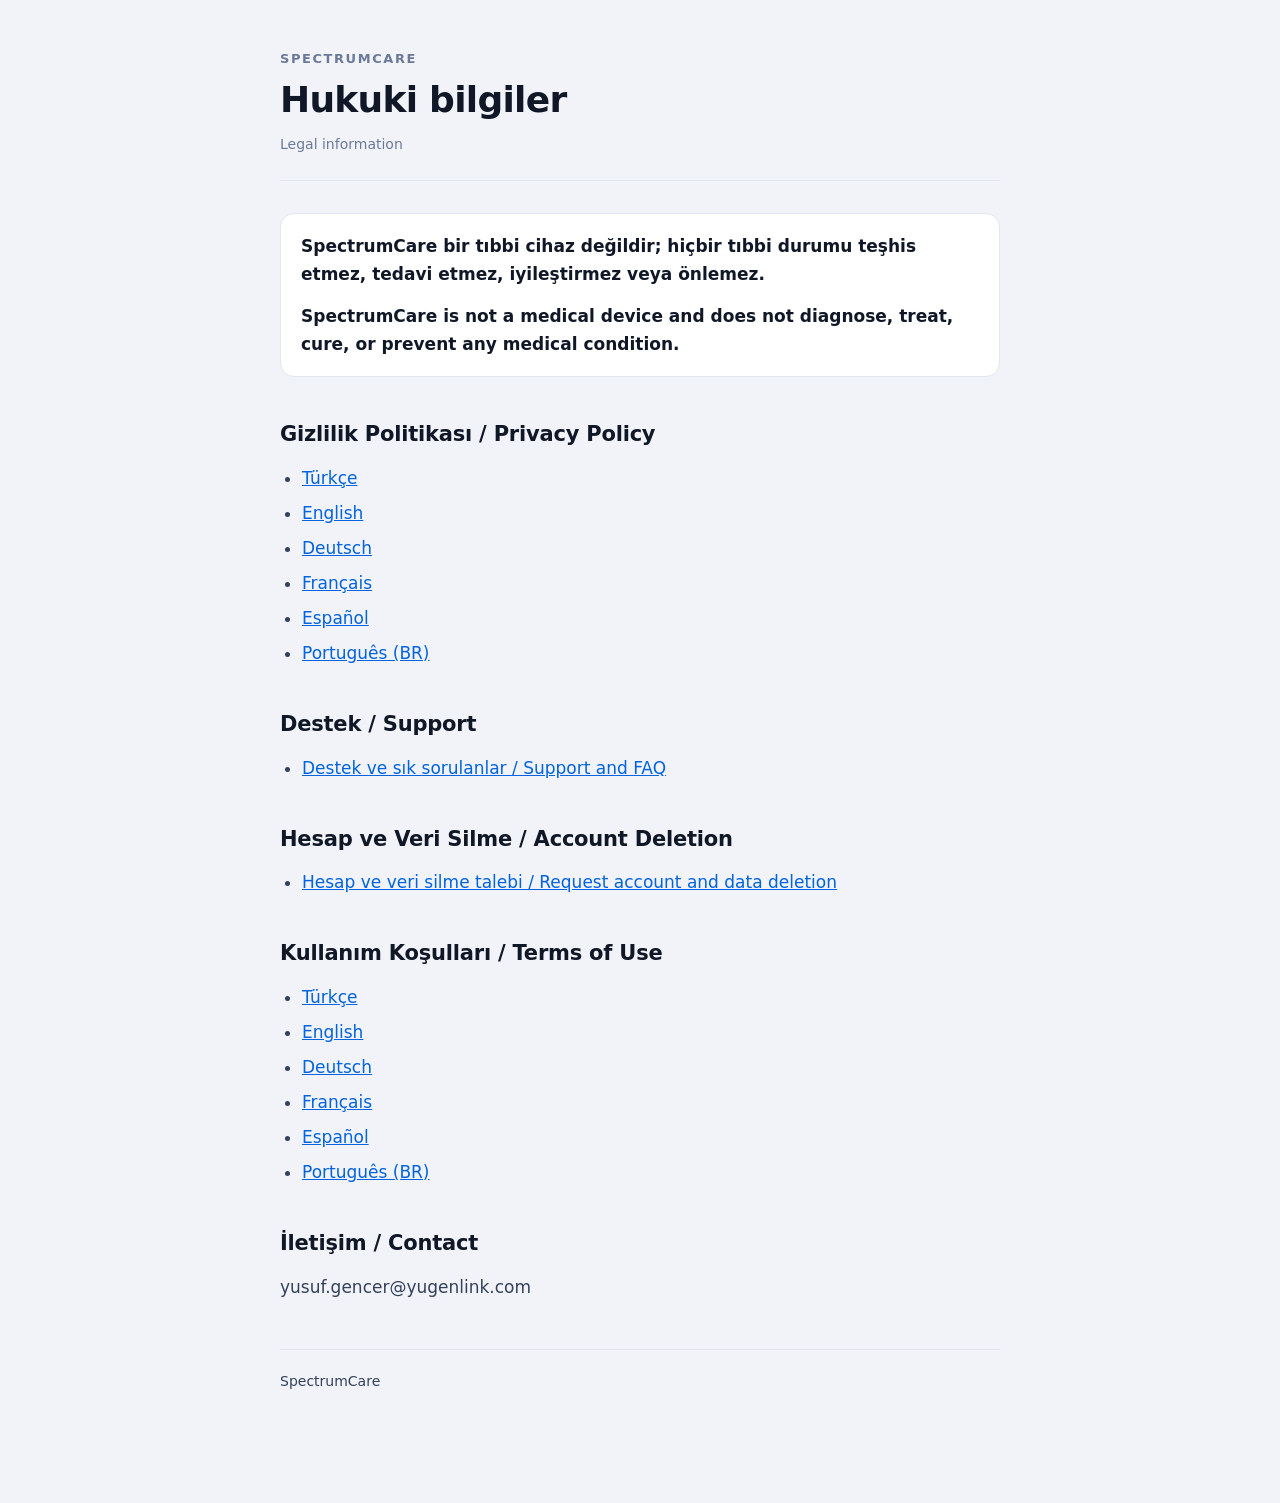
<file: index.html>
<!doctype html>
<html lang="tr">
<head>
<meta charset="utf-8">
<meta name="viewport" content="width=device-width, initial-scale=1">
<title>SpectrumCare — Hukuki Bilgiler</title>
<link rel="stylesheet" href="style.css">
</head>
<body>
<div class="wrap">

<header>
  <p class="brand">SpectrumCare</p>
  <h1>Hukuki bilgiler</h1>
  <p class="updated">Legal information</p>
</header>

<div class="callout">
  <p><strong>SpectrumCare bir tıbbi cihaz değildir; hiçbir tıbbi durumu teşhis etmez, tedavi etmez, iyileştirmez veya önlemez.</strong></p>
  <p><strong>SpectrumCare is not a medical device and does not diagnose, treat, cure, or prevent any medical condition.</strong></p>
</div>

<h2>Gizlilik Politikası / Privacy Policy</h2>
<ul>
  <li><a href="gizlilik.html">Türkçe</a></li>
  <li><a href="privacy.html">English</a></li>
  <li><a href="datenschutz.html">Deutsch</a></li>
  <li><a href="confidentialite.html">Français</a></li>
  <li><a href="privacidad.html">Español</a></li>
  <li><a href="privacidade.html">Português (BR)</a></li>
</ul>

<h2>Destek / Support</h2>
<ul>
  <li><a href="destek.html">Destek ve sık sorulanlar / Support and FAQ</a></li>
</ul>

<h2>Hesap ve Veri Silme / Account Deletion</h2>
<ul>
  <li><a href="hesap-silme.html">Hesap ve veri silme talebi / Request account and data deletion</a></li>
</ul>

<h2>Kullanım Koşulları / Terms of Use</h2>
<ul>
  <li><a href="kosullar.html">Türkçe</a></li>
  <li><a href="terms.html">English</a></li>
  <li><a href="nutzungsbedingungen.html">Deutsch</a></li>
  <li><a href="conditions.html">Français</a></li>
  <li><a href="terminos.html">Español</a></li>
  <li><a href="termos.html">Português (BR)</a></li>
</ul>

<h2>İletişim / Contact</h2>
<p>yusuf.gencer@yugenlink.com</p>

<footer>
  <p>SpectrumCare</p>
</footer>

</div>
</body>
</html>
</file>
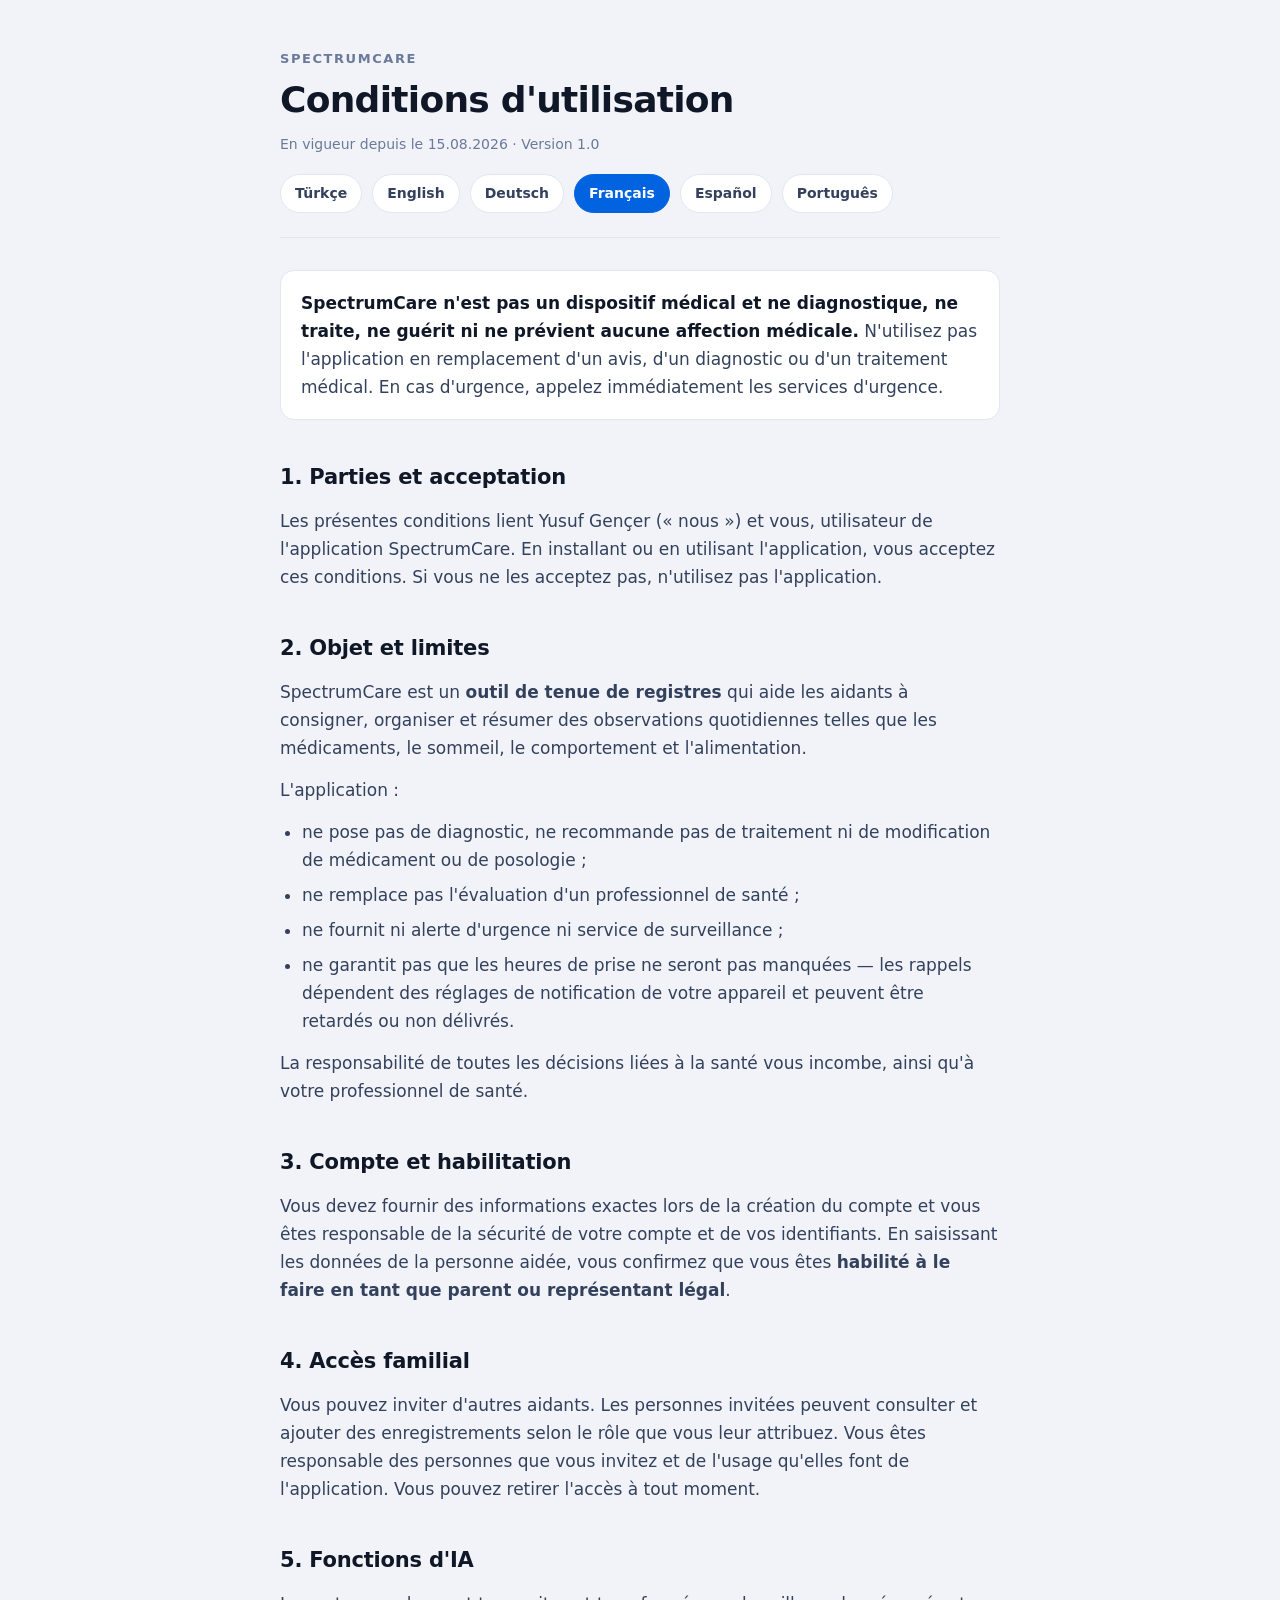
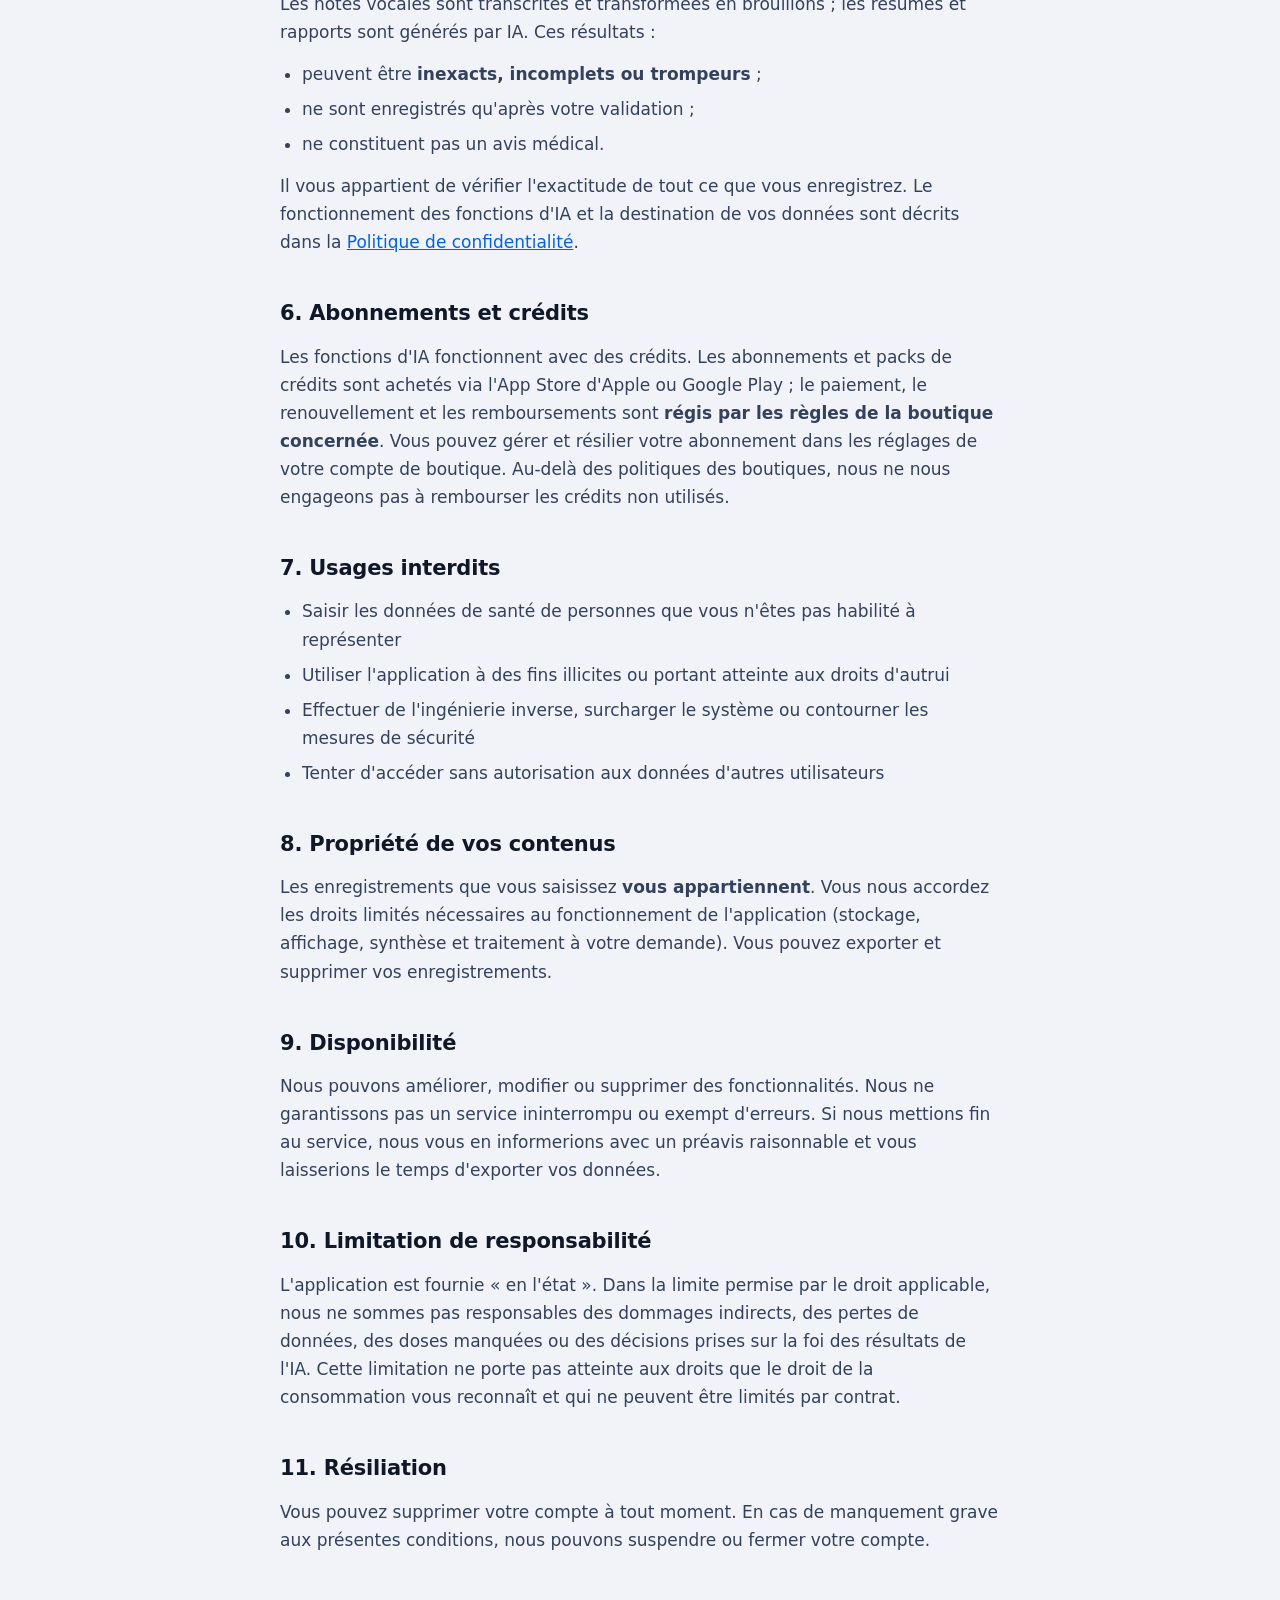
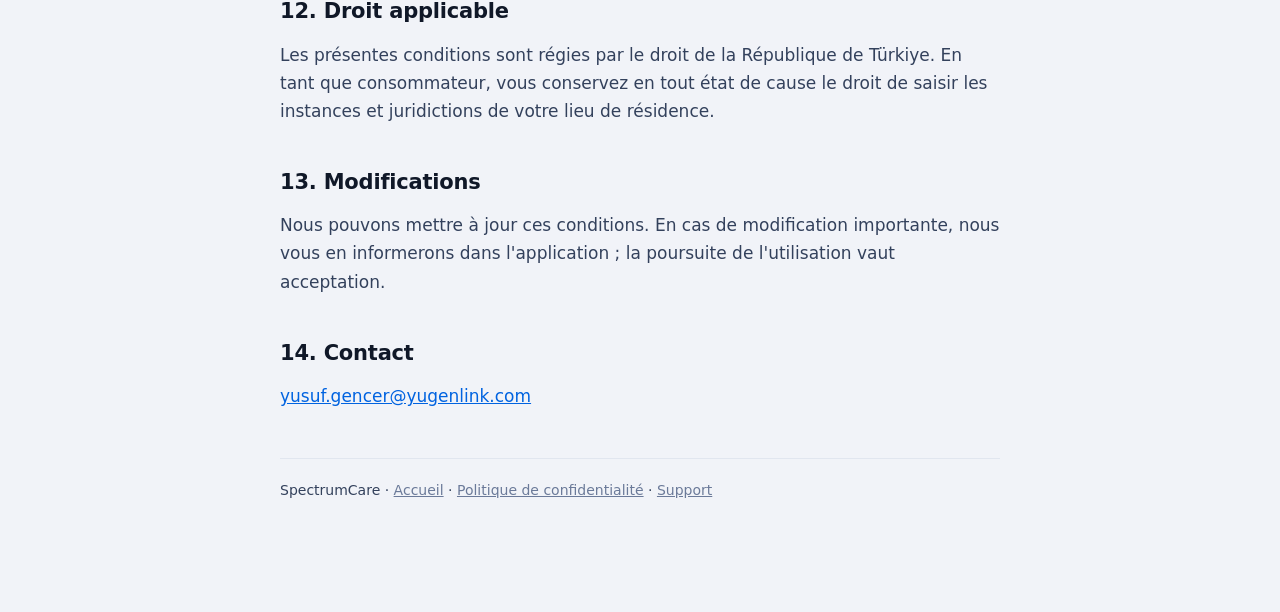
<file: conditions.html>
<!doctype html>
<html lang="fr">
<head>
<meta charset="utf-8">
<meta name="viewport" content="width=device-width, initial-scale=1">
<title>Conditions d'utilisation — SpectrumCare</title>
<link rel="stylesheet" href="style.css">
</head>
<body>
<div class="wrap">

<header>
  <p class="brand">SpectrumCare</p>
  <h1>Conditions d'utilisation</h1>
  <p class="updated">En vigueur depuis le 15.08.2026 · Version 1.0</p>
  <nav class="lang">
    <a href="kosullar.html">Türkçe</a>
    <a href="terms.html">English</a>
    <a href="nutzungsbedingungen.html">Deutsch</a>
    <a href="conditions.html" aria-current="page">Français</a>
    <a href="terminos.html">Español</a>
    <a href="termos.html">Português</a>
  </nav>
</header>

<div class="callout">
  <p><strong>SpectrumCare n'est pas un dispositif médical et ne diagnostique, ne traite, ne guérit ni ne prévient aucune affection médicale.</strong> N'utilisez pas l'application en remplacement d'un avis, d'un diagnostic ou d'un traitement médical. En cas d'urgence, appelez immédiatement les services d'urgence.</p>
</div>

<h2>1. Parties et acceptation</h2>
<p>Les présentes conditions lient Yusuf Gençer (« nous ») et vous, utilisateur de l'application SpectrumCare. En installant ou en utilisant l'application, vous acceptez ces conditions. Si vous ne les acceptez pas, n'utilisez pas l'application.</p>

<h2>2. Objet et limites</h2>
<p>SpectrumCare est un <strong>outil de tenue de registres</strong> qui aide les aidants à consigner, organiser et résumer des observations quotidiennes telles que les médicaments, le sommeil, le comportement et l'alimentation.</p>
<p>L'application :</p>
<ul>
  <li>ne pose pas de diagnostic, ne recommande pas de traitement ni de modification de médicament ou de posologie ;</li>
  <li>ne remplace pas l'évaluation d'un professionnel de santé ;</li>
  <li>ne fournit ni alerte d'urgence ni service de surveillance ;</li>
  <li>ne garantit pas que les heures de prise ne seront pas manquées — les rappels dépendent des réglages de notification de votre appareil et peuvent être retardés ou non délivrés.</li>
</ul>
<p>La responsabilité de toutes les décisions liées à la santé vous incombe, ainsi qu'à votre professionnel de santé.</p>

<h2>3. Compte et habilitation</h2>
<p>Vous devez fournir des informations exactes lors de la création du compte et vous êtes responsable de la sécurité de votre compte et de vos identifiants. En saisissant les données de la personne aidée, vous confirmez que vous êtes <strong>habilité à le faire en tant que parent ou représentant légal</strong>.</p>

<h2>4. Accès familial</h2>
<p>Vous pouvez inviter d'autres aidants. Les personnes invitées peuvent consulter et ajouter des enregistrements selon le rôle que vous leur attribuez. Vous êtes responsable des personnes que vous invitez et de l'usage qu'elles font de l'application. Vous pouvez retirer l'accès à tout moment.</p>

<h2>5. Fonctions d'IA</h2>
<p>Les notes vocales sont transcrites et transformées en brouillons ; les résumés et rapports sont générés par IA. Ces résultats :</p>
<ul>
  <li>peuvent être <strong>inexacts, incomplets ou trompeurs</strong> ;</li>
  <li>ne sont enregistrés qu'après votre validation ;</li>
  <li>ne constituent pas un avis médical.</li>
</ul>
<p>Il vous appartient de vérifier l'exactitude de tout ce que vous enregistrez. Le fonctionnement des fonctions d'IA et la destination de vos données sont décrits dans la <a href="confidentialite.html">Politique de confidentialité</a>.</p>

<h2>6. Abonnements et crédits</h2>
<p>Les fonctions d'IA fonctionnent avec des crédits. Les abonnements et packs de crédits sont achetés via l'App Store d'Apple ou Google Play ; le paiement, le renouvellement et les remboursements sont <strong>régis par les règles de la boutique concernée</strong>. Vous pouvez gérer et résilier votre abonnement dans les réglages de votre compte de boutique. Au-delà des politiques des boutiques, nous ne nous engageons pas à rembourser les crédits non utilisés.</p>

<h2>7. Usages interdits</h2>
<ul>
  <li>Saisir les données de santé de personnes que vous n'êtes pas habilité à représenter</li>
  <li>Utiliser l'application à des fins illicites ou portant atteinte aux droits d'autrui</li>
  <li>Effectuer de l'ingénierie inverse, surcharger le système ou contourner les mesures de sécurité</li>
  <li>Tenter d'accéder sans autorisation aux données d'autres utilisateurs</li>
</ul>

<h2>8. Propriété de vos contenus</h2>
<p>Les enregistrements que vous saisissez <strong>vous appartiennent</strong>. Vous nous accordez les droits limités nécessaires au fonctionnement de l'application (stockage, affichage, synthèse et traitement à votre demande). Vous pouvez exporter et supprimer vos enregistrements.</p>

<h2>9. Disponibilité</h2>
<p>Nous pouvons améliorer, modifier ou supprimer des fonctionnalités. Nous ne garantissons pas un service ininterrompu ou exempt d'erreurs. Si nous mettions fin au service, nous vous en informerions avec un préavis raisonnable et vous laisserions le temps d'exporter vos données.</p>

<h2>10. Limitation de responsabilité</h2>
<p>L'application est fournie « en l'état ». Dans la limite permise par le droit applicable, nous ne sommes pas responsables des dommages indirects, des pertes de données, des doses manquées ou des décisions prises sur la foi des résultats de l'IA. Cette limitation ne porte pas atteinte aux droits que le droit de la consommation vous reconnaît et qui ne peuvent être limités par contrat.</p>

<h2>11. Résiliation</h2>
<p>Vous pouvez supprimer votre compte à tout moment. En cas de manquement grave aux présentes conditions, nous pouvons suspendre ou fermer votre compte.</p>

<h2>12. Droit applicable</h2>
<p>Les présentes conditions sont régies par le droit de la République de Türkiye. En tant que consommateur, vous conservez en tout état de cause le droit de saisir les instances et juridictions de votre lieu de résidence.</p>

<h2>13. Modifications</h2>
<p>Nous pouvons mettre à jour ces conditions. En cas de modification importante, nous vous en informerons dans l'application ; la poursuite de l'utilisation vaut acceptation.</p>

<h2>14. Contact</h2>
<p><a href="mailto:yusuf.gencer@yugenlink.com">yusuf.gencer@yugenlink.com</a></p>

<footer>
  <p>SpectrumCare · <a href="index.html">Accueil</a> · <a href="confidentialite.html">Politique de confidentialité</a> · <a href="destek.html">Support</a></p>
</footer>

</div>
</body>
</html>
</file>
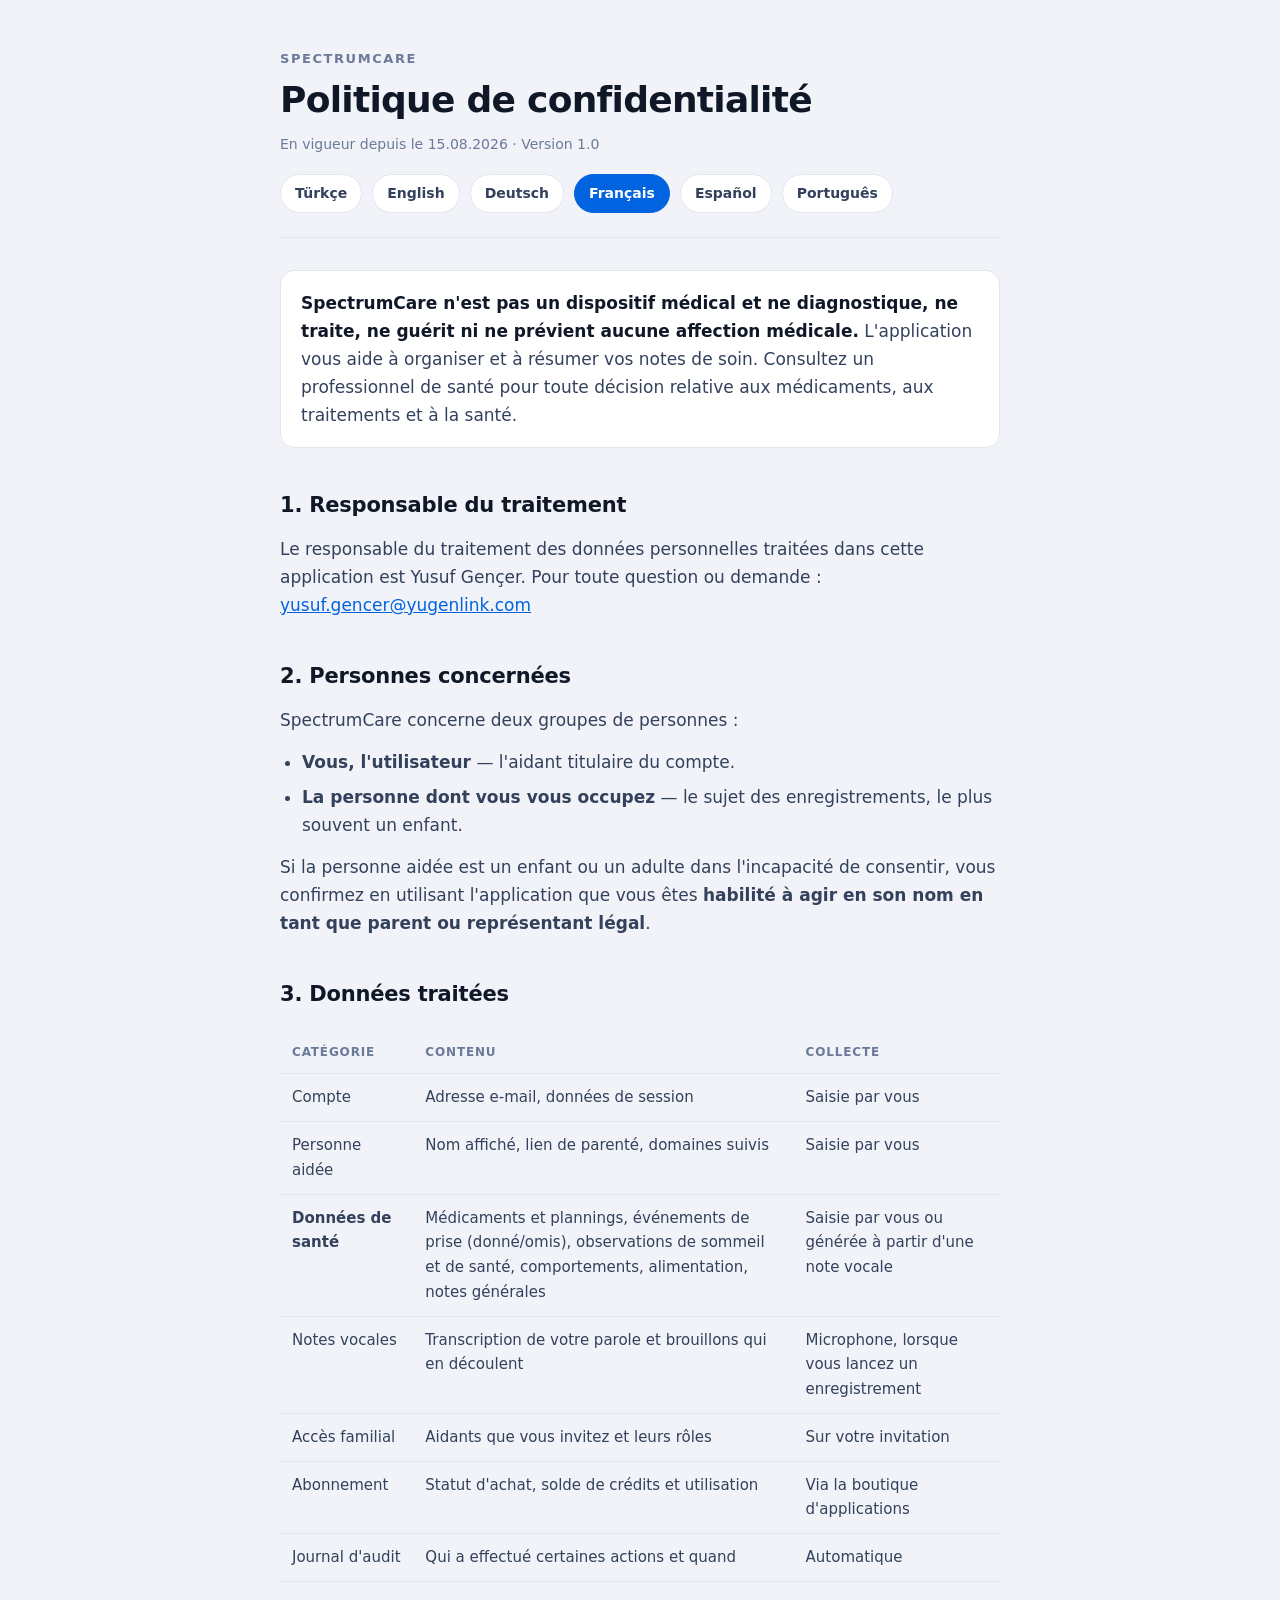
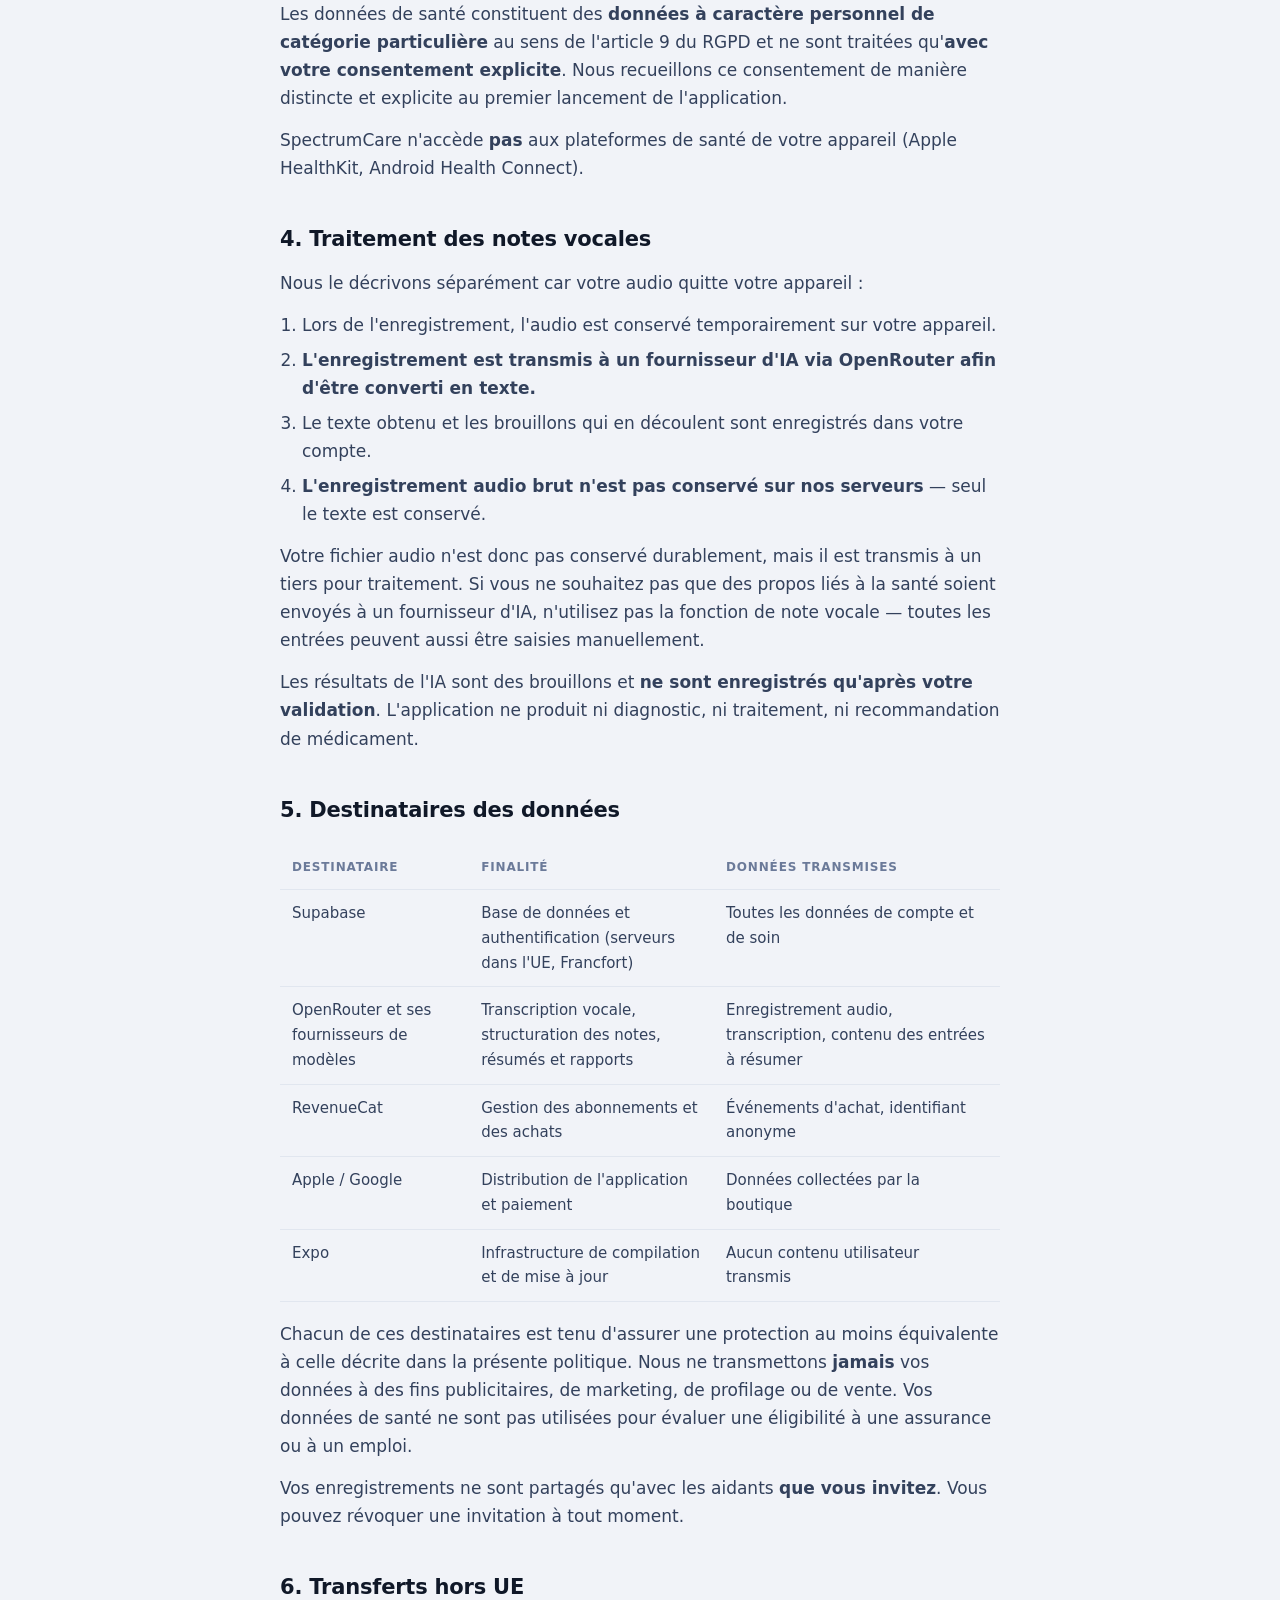
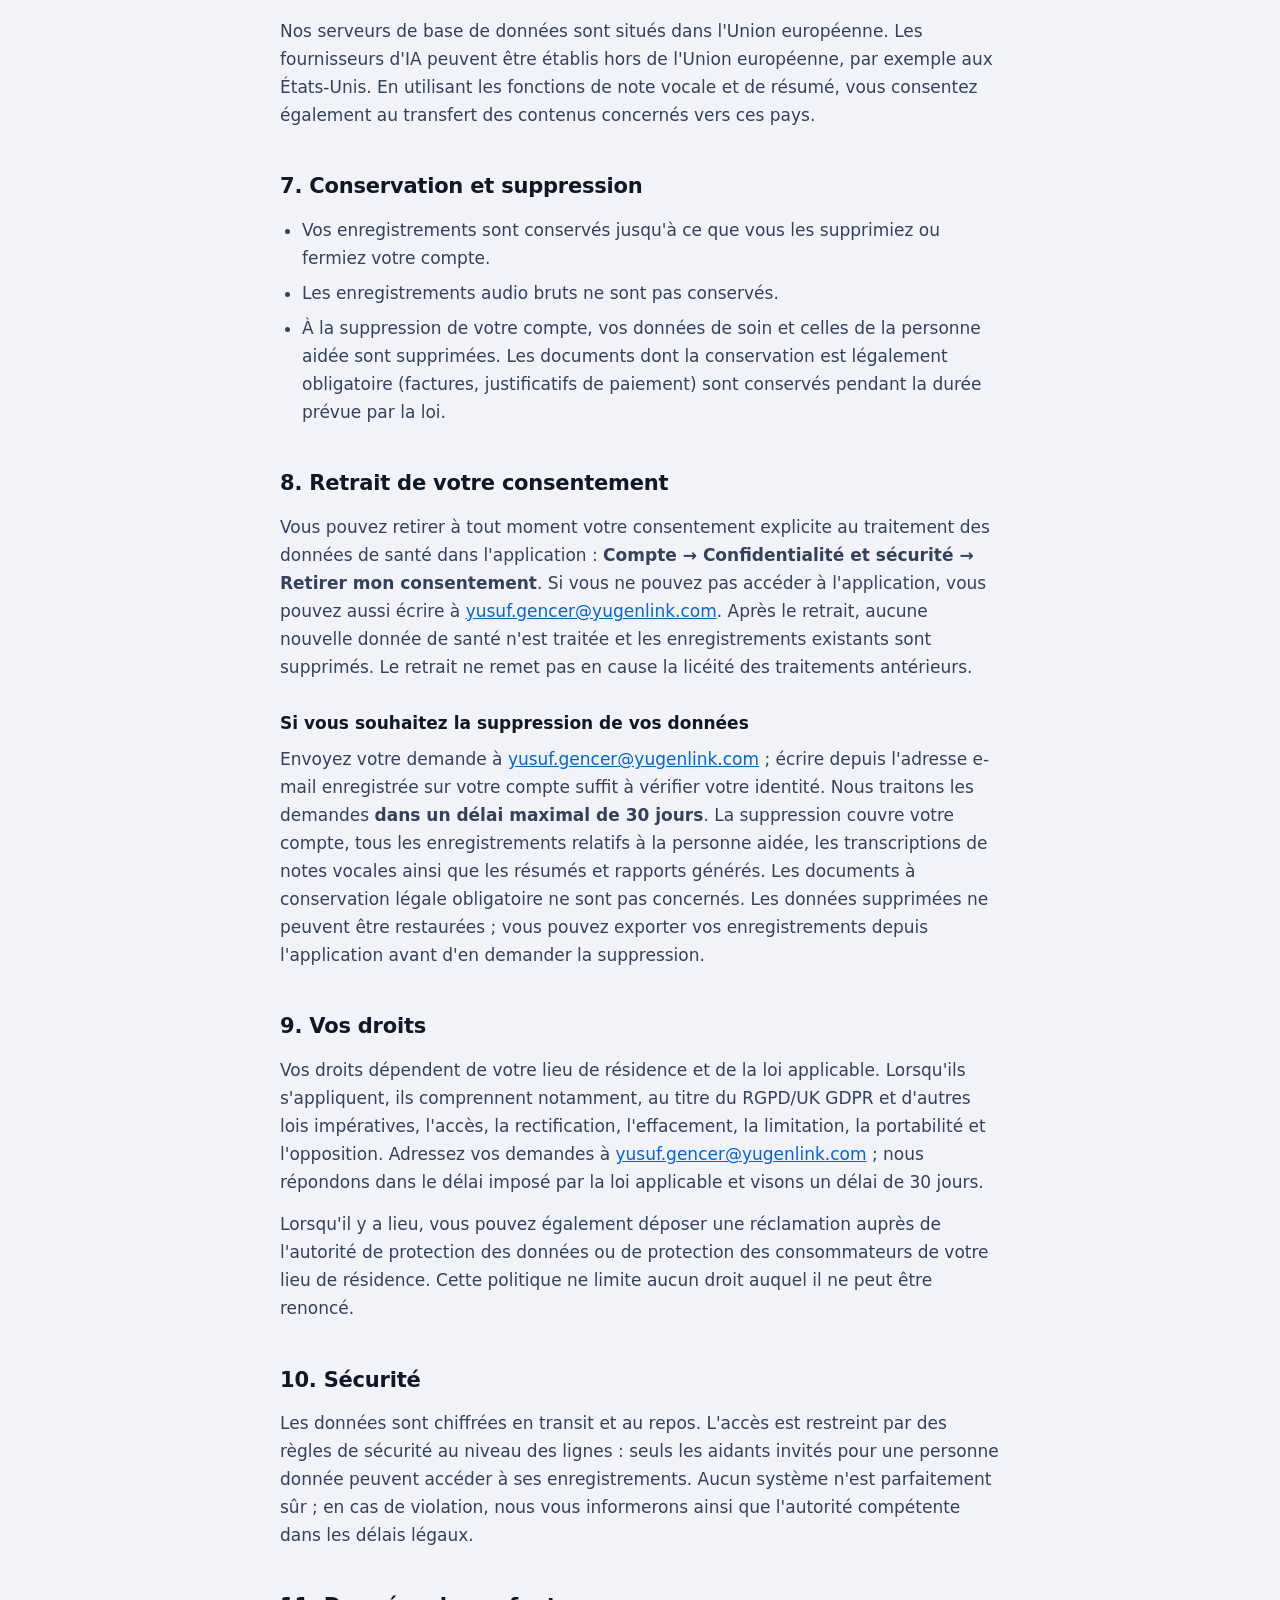
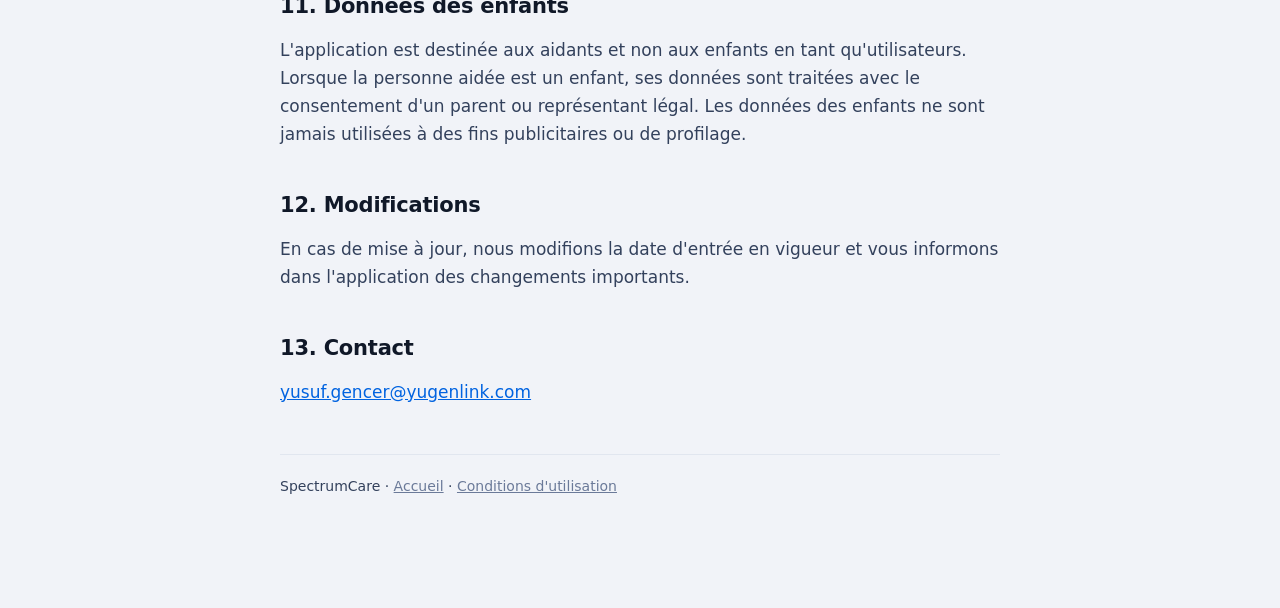
<file: confidentialite.html>
<!doctype html>
<html lang="fr">
<head>
<meta charset="utf-8">
<meta name="viewport" content="width=device-width, initial-scale=1">
<title>Politique de confidentialité — SpectrumCare</title>
<link rel="stylesheet" href="style.css">
</head>
<body>
<div class="wrap">

<header>
  <p class="brand">SpectrumCare</p>
  <h1>Politique de confidentialité</h1>
  <p class="updated">En vigueur depuis le 15.08.2026 · Version 1.0</p>
  <nav class="lang">
    <a href="gizlilik.html">Türkçe</a>
    <a href="privacy.html">English</a>
    <a href="datenschutz.html">Deutsch</a>
    <a href="confidentialite.html" aria-current="page">Français</a>
    <a href="privacidad.html">Español</a>
    <a href="privacidade.html">Português</a>
  </nav>
</header>

<div class="callout">
  <p><strong>SpectrumCare n'est pas un dispositif médical et ne diagnostique, ne traite, ne guérit ni ne prévient aucune affection médicale.</strong> L'application vous aide à organiser et à résumer vos notes de soin. Consultez un professionnel de santé pour toute décision relative aux médicaments, aux traitements et à la santé.</p>
</div>

<h2>1. Responsable du traitement</h2>
<p>Le responsable du traitement des données personnelles traitées dans cette application est Yusuf Gençer. Pour toute question ou demande : <a href="mailto:yusuf.gencer@yugenlink.com">yusuf.gencer@yugenlink.com</a></p>

<h2>2. Personnes concernées</h2>
<p>SpectrumCare concerne deux groupes de personnes :</p>
<ul>
  <li><strong>Vous, l'utilisateur</strong> — l'aidant titulaire du compte.</li>
  <li><strong>La personne dont vous vous occupez</strong> — le sujet des enregistrements, le plus souvent un enfant.</li>
</ul>
<p>Si la personne aidée est un enfant ou un adulte dans l'incapacité de consentir, vous confirmez en utilisant l'application que vous êtes <strong>habilité à agir en son nom en tant que parent ou représentant légal</strong>.</p>

<h2>3. Données traitées</h2>
<div class="scroll">
<table>
  <thead><tr><th>Catégorie</th><th>Contenu</th><th>Collecte</th></tr></thead>
  <tbody>
    <tr><td>Compte</td><td>Adresse e-mail, données de session</td><td>Saisie par vous</td></tr>
    <tr><td>Personne aidée</td><td>Nom affiché, lien de parenté, domaines suivis</td><td>Saisie par vous</td></tr>
    <tr><td><strong>Données de santé</strong></td><td>Médicaments et plannings, événements de prise (donné/omis), observations de sommeil et de santé, comportements, alimentation, notes générales</td><td>Saisie par vous ou générée à partir d'une note vocale</td></tr>
    <tr><td>Notes vocales</td><td>Transcription de votre parole et brouillons qui en découlent</td><td>Microphone, lorsque vous lancez un enregistrement</td></tr>
    <tr><td>Accès familial</td><td>Aidants que vous invitez et leurs rôles</td><td>Sur votre invitation</td></tr>
    <tr><td>Abonnement</td><td>Statut d'achat, solde de crédits et utilisation</td><td>Via la boutique d'applications</td></tr>
    <tr><td>Journal d'audit</td><td>Qui a effectué certaines actions et quand</td><td>Automatique</td></tr>
  </tbody>
</table>
</div>
<p>Les données de santé constituent des <strong>données à caractère personnel de catégorie particulière</strong> au sens de l'article 9 du RGPD et ne sont traitées qu'<strong>avec votre consentement explicite</strong>. Nous recueillons ce consentement de manière distincte et explicite au premier lancement de l'application.</p>
<p>SpectrumCare n'accède <strong>pas</strong> aux plateformes de santé de votre appareil (Apple HealthKit, Android Health Connect).</p>

<h2>4. Traitement des notes vocales</h2>
<p>Nous le décrivons séparément car votre audio quitte votre appareil :</p>
<ol>
  <li>Lors de l'enregistrement, l'audio est conservé temporairement sur votre appareil.</li>
  <li><strong>L'enregistrement est transmis à un fournisseur d'IA via OpenRouter afin d'être converti en texte.</strong></li>
  <li>Le texte obtenu et les brouillons qui en découlent sont enregistrés dans votre compte.</li>
  <li><strong>L'enregistrement audio brut n'est pas conservé sur nos serveurs</strong> — seul le texte est conservé.</li>
</ol>
<p>Votre fichier audio n'est donc pas conservé durablement, mais il est transmis à un tiers pour traitement. Si vous ne souhaitez pas que des propos liés à la santé soient envoyés à un fournisseur d'IA, n'utilisez pas la fonction de note vocale — toutes les entrées peuvent aussi être saisies manuellement.</p>
<p>Les résultats de l'IA sont des brouillons et <strong>ne sont enregistrés qu'après votre validation</strong>. L'application ne produit ni diagnostic, ni traitement, ni recommandation de médicament.</p>

<h2>5. Destinataires des données</h2>
<div class="scroll">
<table>
  <thead><tr><th>Destinataire</th><th>Finalité</th><th>Données transmises</th></tr></thead>
  <tbody>
    <tr><td>Supabase</td><td>Base de données et authentification (serveurs dans l'UE, Francfort)</td><td>Toutes les données de compte et de soin</td></tr>
    <tr><td>OpenRouter et ses fournisseurs de modèles</td><td>Transcription vocale, structuration des notes, résumés et rapports</td><td>Enregistrement audio, transcription, contenu des entrées à résumer</td></tr>
    <tr><td>RevenueCat</td><td>Gestion des abonnements et des achats</td><td>Événements d'achat, identifiant anonyme</td></tr>
    <tr><td>Apple / Google</td><td>Distribution de l'application et paiement</td><td>Données collectées par la boutique</td></tr>
    <tr><td>Expo</td><td>Infrastructure de compilation et de mise à jour</td><td>Aucun contenu utilisateur transmis</td></tr>
  </tbody>
</table>
</div>
<p>Chacun de ces destinataires est tenu d'assurer une protection au moins équivalente à celle décrite dans la présente politique. Nous ne transmettons <strong>jamais</strong> vos données à des fins publicitaires, de marketing, de profilage ou de vente. Vos données de santé ne sont pas utilisées pour évaluer une éligibilité à une assurance ou à un emploi.</p>
<p>Vos enregistrements ne sont partagés qu'avec les aidants <strong>que vous invitez</strong>. Vous pouvez révoquer une invitation à tout moment.</p>

<h2>6. Transferts hors UE</h2>
<p>Nos serveurs de base de données sont situés dans l'Union européenne. Les fournisseurs d'IA peuvent être établis hors de l'Union européenne, par exemple aux États-Unis. En utilisant les fonctions de note vocale et de résumé, vous consentez également au transfert des contenus concernés vers ces pays.</p>

<h2>7. Conservation et suppression</h2>
<ul>
  <li>Vos enregistrements sont conservés jusqu'à ce que vous les supprimiez ou fermiez votre compte.</li>
  <li>Les enregistrements audio bruts ne sont pas conservés.</li>
  <li>À la suppression de votre compte, vos données de soin et celles de la personne aidée sont supprimées. Les documents dont la conservation est légalement obligatoire (factures, justificatifs de paiement) sont conservés pendant la durée prévue par la loi.</li>
</ul>

<h2>8. Retrait de votre consentement</h2>
<p>Vous pouvez retirer à tout moment votre consentement explicite au traitement des données de santé dans l'application : <strong>Compte → Confidentialité et sécurité → Retirer mon consentement</strong>. Si vous ne pouvez pas accéder à l'application, vous pouvez aussi écrire à <a href="mailto:yusuf.gencer@yugenlink.com">yusuf.gencer@yugenlink.com</a>. Après le retrait, aucune nouvelle donnée de santé n'est traitée et les enregistrements existants sont supprimés. Le retrait ne remet pas en cause la licéité des traitements antérieurs.</p>

<h3>Si vous souhaitez la suppression de vos données</h3>
<p>Envoyez votre demande à <a href="mailto:yusuf.gencer@yugenlink.com">yusuf.gencer@yugenlink.com</a> ; écrire depuis l'adresse e-mail enregistrée sur votre compte suffit à vérifier votre identité. Nous traitons les demandes <strong>dans un délai maximal de 30 jours</strong>. La suppression couvre votre compte, tous les enregistrements relatifs à la personne aidée, les transcriptions de notes vocales ainsi que les résumés et rapports générés. Les documents à conservation légale obligatoire ne sont pas concernés. Les données supprimées ne peuvent être restaurées ; vous pouvez exporter vos enregistrements depuis l'application avant d'en demander la suppression.</p>

<h2>9. Vos droits</h2>
<p>Vos droits dépendent de votre lieu de résidence et de la loi applicable. Lorsqu'ils s'appliquent, ils comprennent notamment, au titre du RGPD/UK GDPR et d'autres lois impératives, l'accès, la rectification, l'effacement, la limitation, la portabilité et l'opposition. Adressez vos demandes à <a href="mailto:yusuf.gencer@yugenlink.com">yusuf.gencer@yugenlink.com</a> ; nous répondons dans le délai imposé par la loi applicable et visons un délai de 30 jours.</p>
<p>Lorsqu'il y a lieu, vous pouvez également déposer une réclamation auprès de l'autorité de protection des données ou de protection des consommateurs de votre lieu de résidence. Cette politique ne limite aucun droit auquel il ne peut être renoncé.</p>

<h2>10. Sécurité</h2>
<p>Les données sont chiffrées en transit et au repos. L'accès est restreint par des règles de sécurité au niveau des lignes : seuls les aidants invités pour une personne donnée peuvent accéder à ses enregistrements. Aucun système n'est parfaitement sûr ; en cas de violation, nous vous informerons ainsi que l'autorité compétente dans les délais légaux.</p>

<h2>11. Données des enfants</h2>
<p>L'application est destinée aux aidants et non aux enfants en tant qu'utilisateurs. Lorsque la personne aidée est un enfant, ses données sont traitées avec le consentement d'un parent ou représentant légal. Les données des enfants ne sont jamais utilisées à des fins publicitaires ou de profilage.</p>

<h2>12. Modifications</h2>
<p>En cas de mise à jour, nous modifions la date d'entrée en vigueur et vous informons dans l'application des changements importants.</p>

<h2>13. Contact</h2>
<p><a href="mailto:yusuf.gencer@yugenlink.com">yusuf.gencer@yugenlink.com</a></p>

<footer>
  <p>SpectrumCare · <a href="index.html">Accueil</a> · <a href="conditions.html">Conditions d'utilisation</a></p>
</footer>

</div>
</body>
</html>
</file>
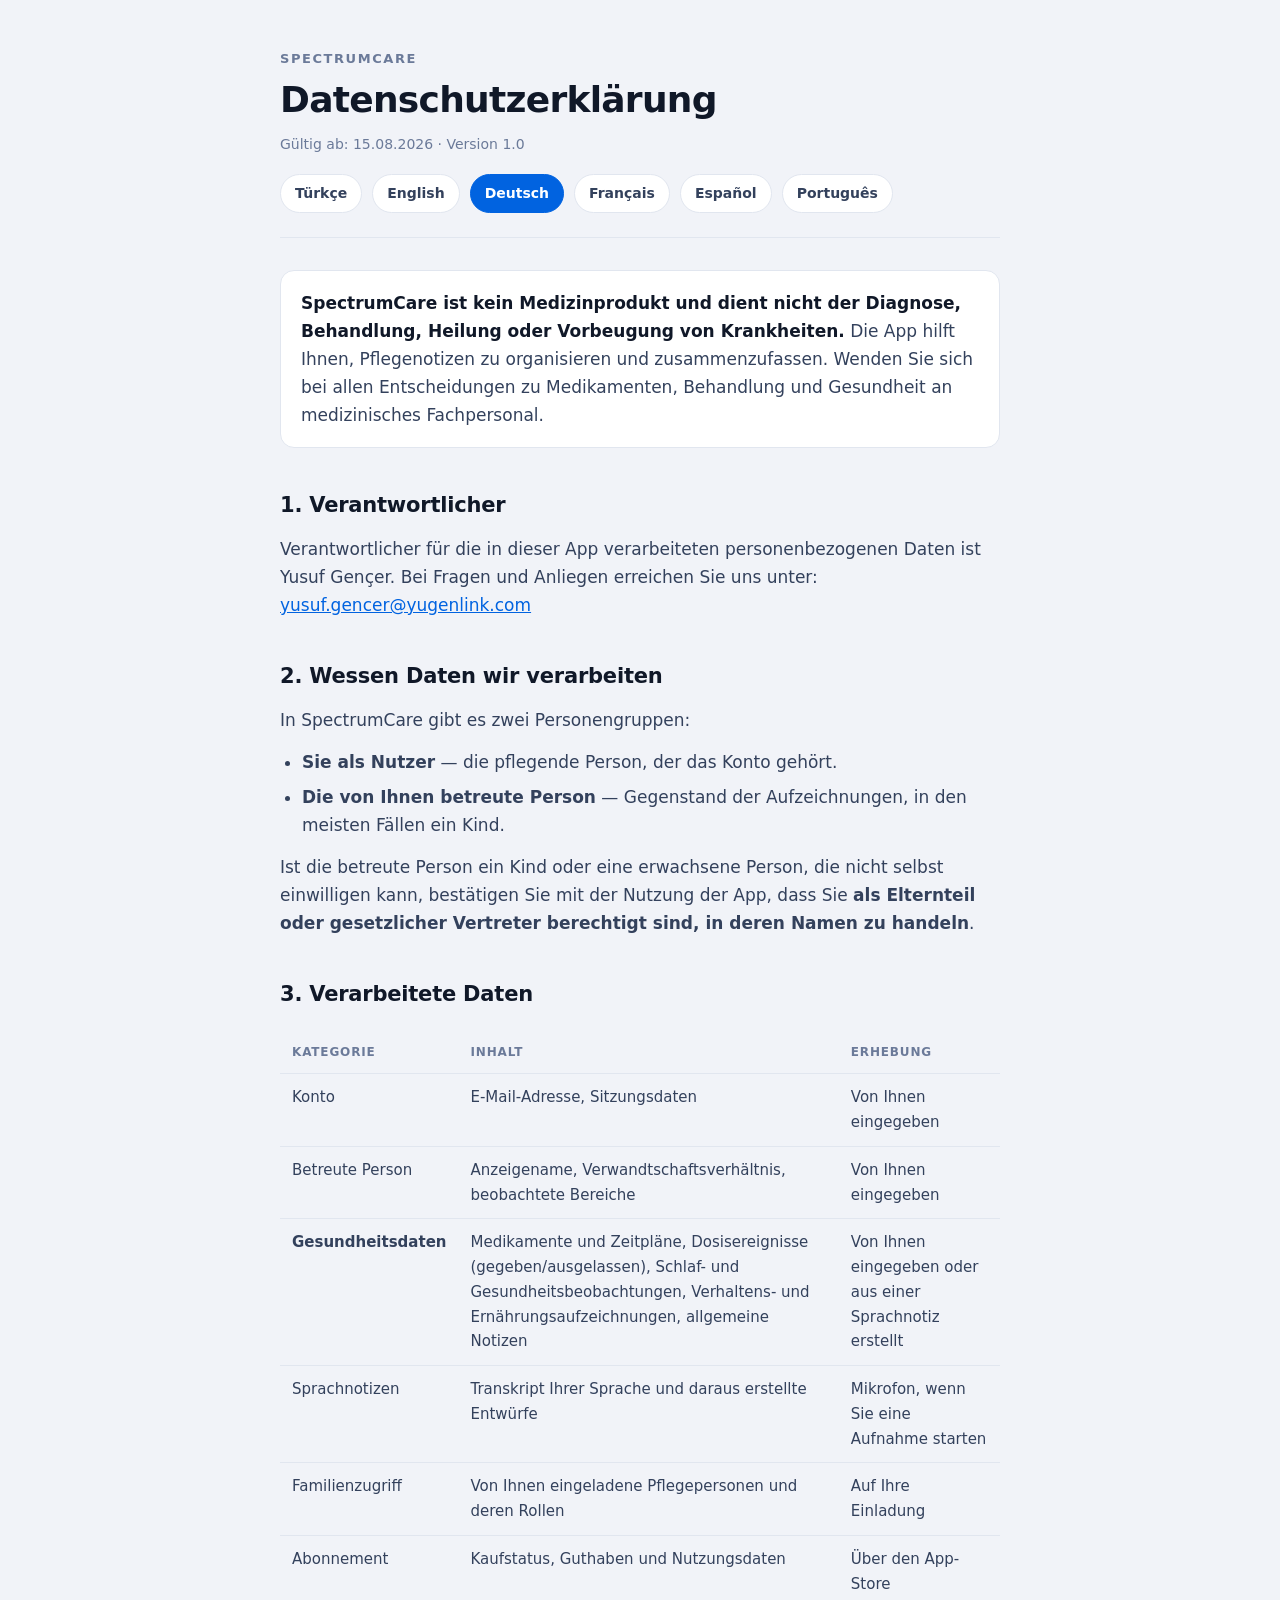
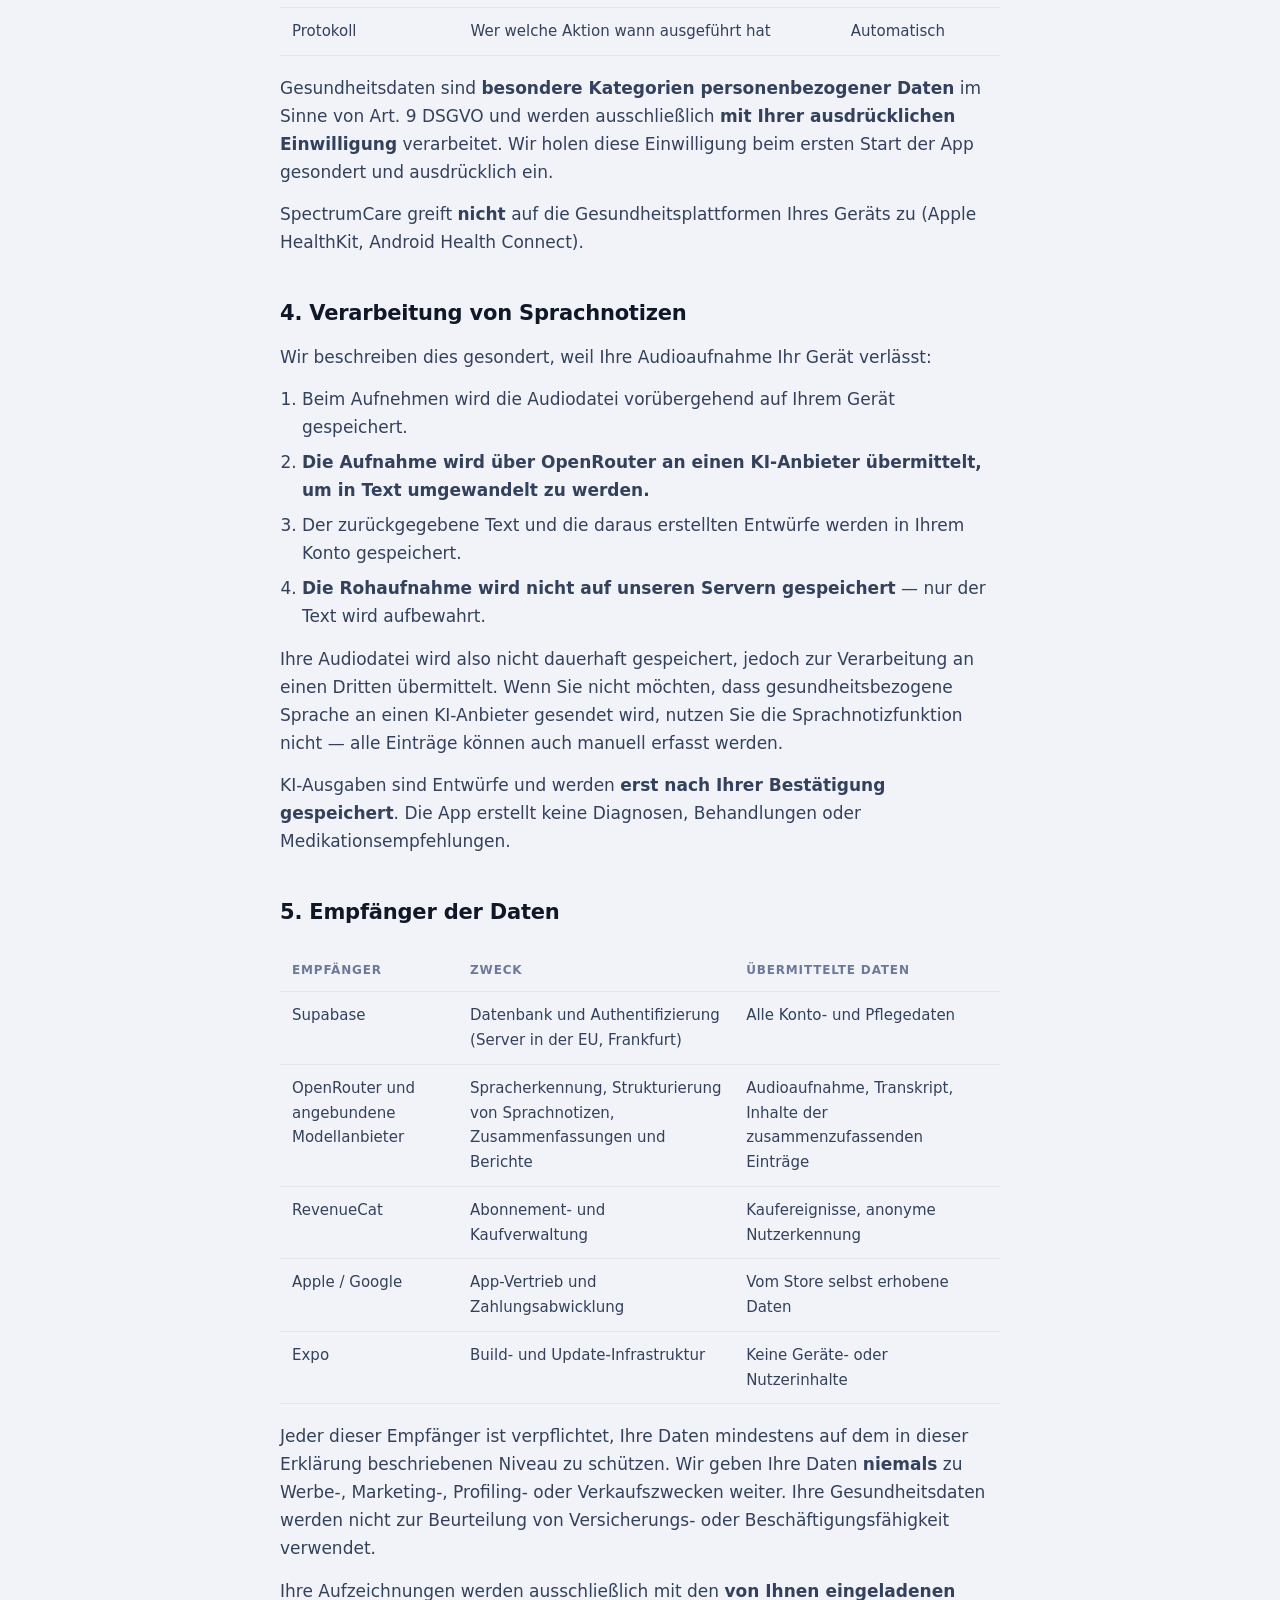
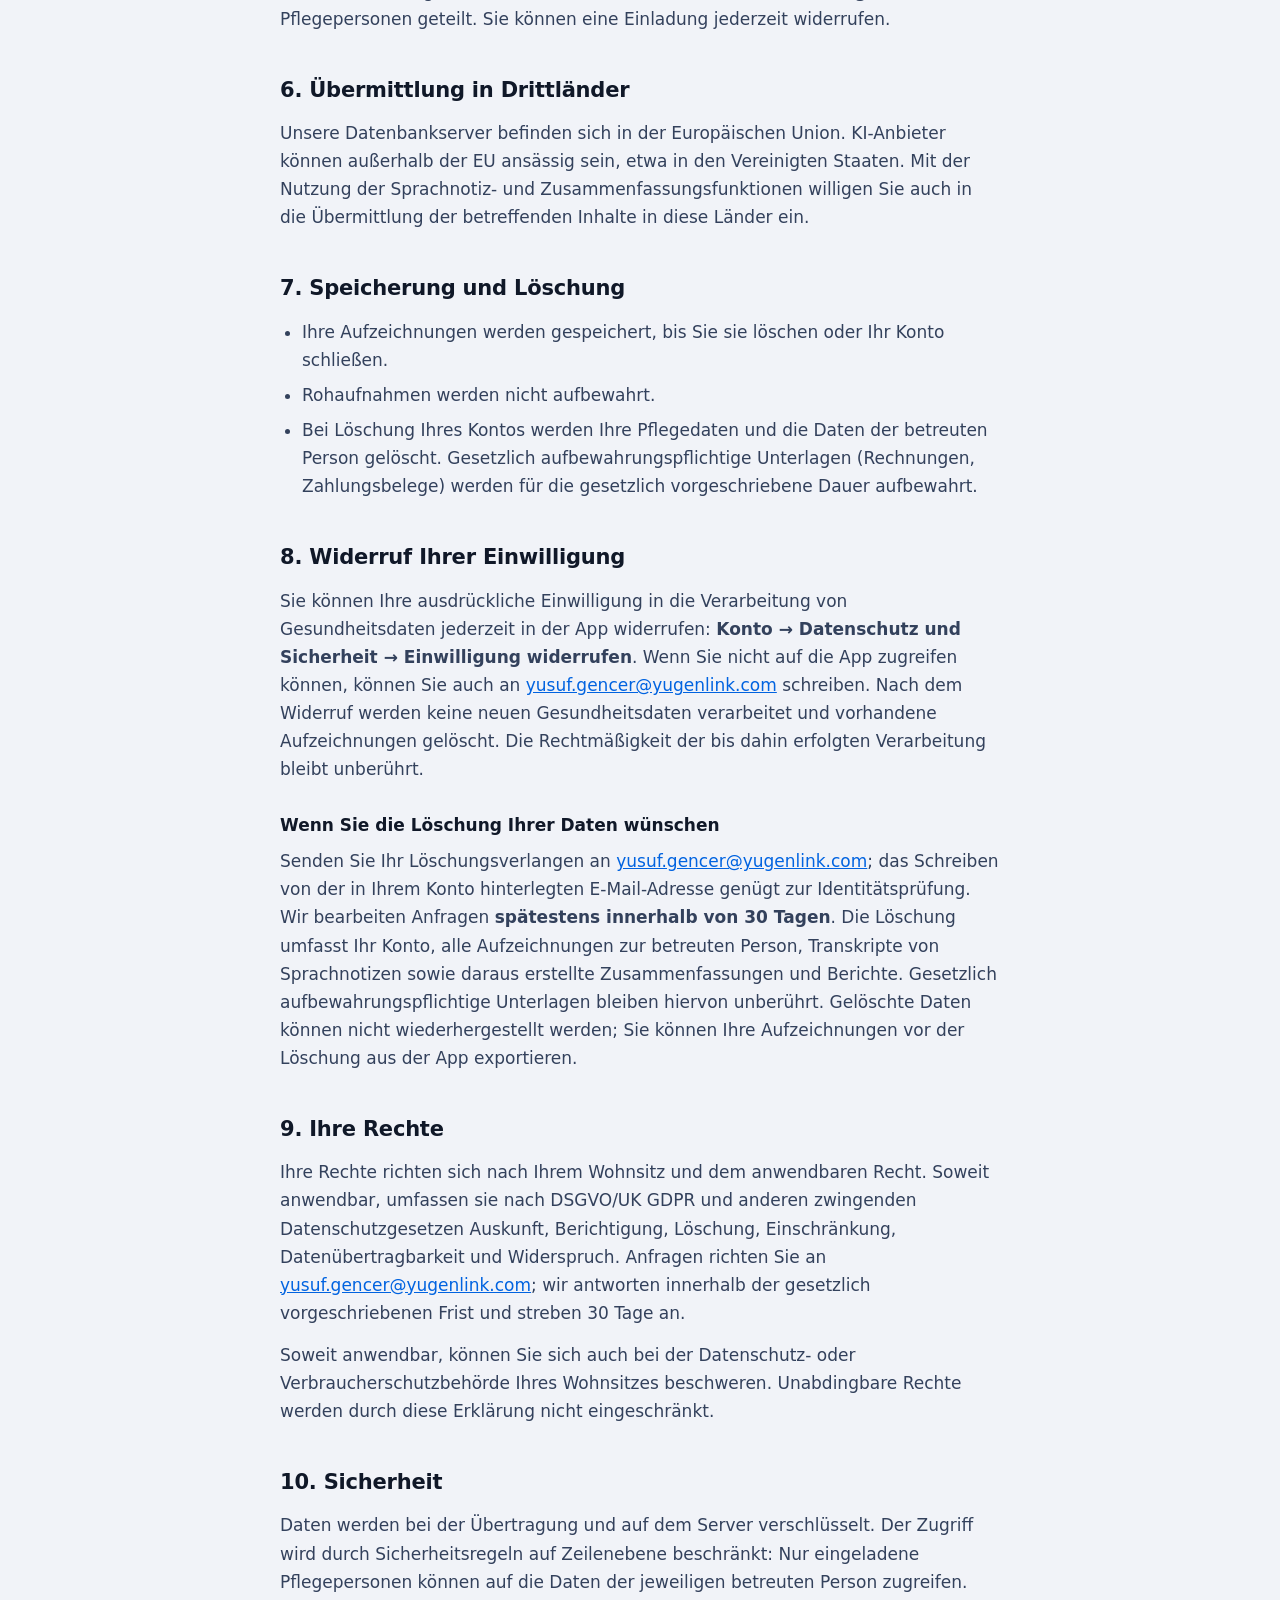
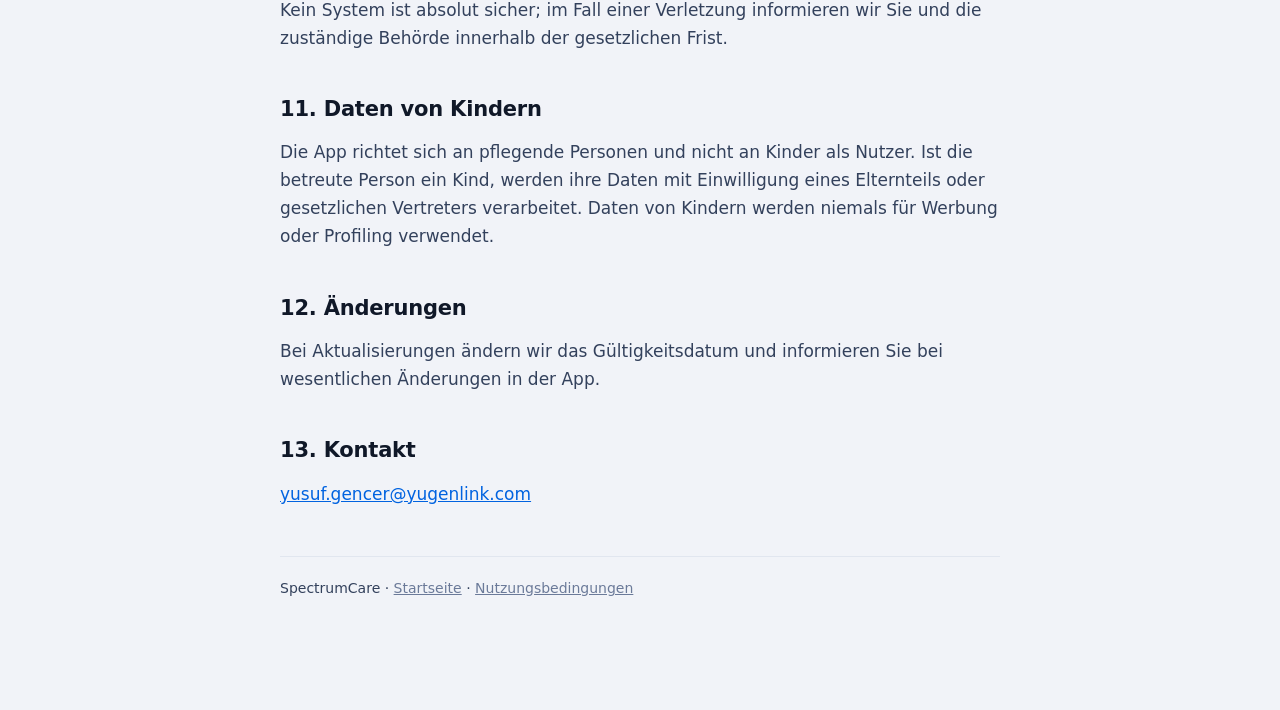
<file: datenschutz.html>
<!doctype html>
<html lang="de">
<head>
<meta charset="utf-8">
<meta name="viewport" content="width=device-width, initial-scale=1">
<title>Datenschutzerklärung — SpectrumCare</title>
<link rel="stylesheet" href="style.css">
</head>
<body>
<div class="wrap">

<header>
  <p class="brand">SpectrumCare</p>
  <h1>Datenschutzerklärung</h1>
  <p class="updated">Gültig ab: 15.08.2026 · Version 1.0</p>
  <nav class="lang">
    <a href="gizlilik.html">Türkçe</a>
    <a href="privacy.html">English</a>
    <a href="datenschutz.html" aria-current="page">Deutsch</a>
    <a href="confidentialite.html">Français</a>
    <a href="privacidad.html">Español</a>
    <a href="privacidade.html">Português</a>
  </nav>
</header>

<div class="callout">
  <p><strong>SpectrumCare ist kein Medizinprodukt und dient nicht der Diagnose, Behandlung, Heilung oder Vorbeugung von Krankheiten.</strong> Die App hilft Ihnen, Pflegenotizen zu organisieren und zusammenzufassen. Wenden Sie sich bei allen Entscheidungen zu Medikamenten, Behandlung und Gesundheit an medizinisches Fachpersonal.</p>
</div>

<h2>1. Verantwortlicher</h2>
<p>Verantwortlicher für die in dieser App verarbeiteten personenbezogenen Daten ist Yusuf Gençer. Bei Fragen und Anliegen erreichen Sie uns unter: <a href="mailto:yusuf.gencer@yugenlink.com">yusuf.gencer@yugenlink.com</a></p>

<h2>2. Wessen Daten wir verarbeiten</h2>
<p>In SpectrumCare gibt es zwei Personengruppen:</p>
<ul>
  <li><strong>Sie als Nutzer</strong> — die pflegende Person, der das Konto gehört.</li>
  <li><strong>Die von Ihnen betreute Person</strong> — Gegenstand der Aufzeichnungen, in den meisten Fällen ein Kind.</li>
</ul>
<p>Ist die betreute Person ein Kind oder eine erwachsene Person, die nicht selbst einwilligen kann, bestätigen Sie mit der Nutzung der App, dass Sie <strong>als Elternteil oder gesetzlicher Vertreter berechtigt sind, in deren Namen zu handeln</strong>.</p>

<h2>3. Verarbeitete Daten</h2>
<div class="scroll">
<table>
  <thead><tr><th>Kategorie</th><th>Inhalt</th><th>Erhebung</th></tr></thead>
  <tbody>
    <tr><td>Konto</td><td>E-Mail-Adresse, Sitzungsdaten</td><td>Von Ihnen eingegeben</td></tr>
    <tr><td>Betreute Person</td><td>Anzeigename, Verwandtschaftsverhältnis, beobachtete Bereiche</td><td>Von Ihnen eingegeben</td></tr>
    <tr><td><strong>Gesundheitsdaten</strong></td><td>Medikamente und Zeitpläne, Dosisereignisse (gegeben/ausgelassen), Schlaf- und Gesundheitsbeobachtungen, Verhaltens- und Ernährungsaufzeichnungen, allgemeine Notizen</td><td>Von Ihnen eingegeben oder aus einer Sprachnotiz erstellt</td></tr>
    <tr><td>Sprachnotizen</td><td>Transkript Ihrer Sprache und daraus erstellte Entwürfe</td><td>Mikrofon, wenn Sie eine Aufnahme starten</td></tr>
    <tr><td>Familienzugriff</td><td>Von Ihnen eingeladene Pflegepersonen und deren Rollen</td><td>Auf Ihre Einladung</td></tr>
    <tr><td>Abonnement</td><td>Kaufstatus, Guthaben und Nutzungsdaten</td><td>Über den App-Store</td></tr>
    <tr><td>Protokoll</td><td>Wer welche Aktion wann ausgeführt hat</td><td>Automatisch</td></tr>
  </tbody>
</table>
</div>
<p>Gesundheitsdaten sind <strong>besondere Kategorien personenbezogener Daten</strong> im Sinne von Art. 9 DSGVO und werden ausschließlich <strong>mit Ihrer ausdrücklichen Einwilligung</strong> verarbeitet. Wir holen diese Einwilligung beim ersten Start der App gesondert und ausdrücklich ein.</p>
<p>SpectrumCare greift <strong>nicht</strong> auf die Gesundheitsplattformen Ihres Geräts zu (Apple HealthKit, Android Health Connect).</p>

<h2>4. Verarbeitung von Sprachnotizen</h2>
<p>Wir beschreiben dies gesondert, weil Ihre Audioaufnahme Ihr Gerät verlässt:</p>
<ol>
  <li>Beim Aufnehmen wird die Audiodatei vorübergehend auf Ihrem Gerät gespeichert.</li>
  <li><strong>Die Aufnahme wird über OpenRouter an einen KI-Anbieter übermittelt, um in Text umgewandelt zu werden.</strong></li>
  <li>Der zurückgegebene Text und die daraus erstellten Entwürfe werden in Ihrem Konto gespeichert.</li>
  <li><strong>Die Rohaufnahme wird nicht auf unseren Servern gespeichert</strong> — nur der Text wird aufbewahrt.</li>
</ol>
<p>Ihre Audiodatei wird also nicht dauerhaft gespeichert, jedoch zur Verarbeitung an einen Dritten übermittelt. Wenn Sie nicht möchten, dass gesundheitsbezogene Sprache an einen KI-Anbieter gesendet wird, nutzen Sie die Sprachnotizfunktion nicht — alle Einträge können auch manuell erfasst werden.</p>
<p>KI-Ausgaben sind Entwürfe und werden <strong>erst nach Ihrer Bestätigung gespeichert</strong>. Die App erstellt keine Diagnosen, Behandlungen oder Medikationsempfehlungen.</p>

<h2>5. Empfänger der Daten</h2>
<div class="scroll">
<table>
  <thead><tr><th>Empfänger</th><th>Zweck</th><th>Übermittelte Daten</th></tr></thead>
  <tbody>
    <tr><td>Supabase</td><td>Datenbank und Authentifizierung (Server in der EU, Frankfurt)</td><td>Alle Konto- und Pflegedaten</td></tr>
    <tr><td>OpenRouter und angebundene Modellanbieter</td><td>Spracherkennung, Strukturierung von Sprachnotizen, Zusammenfassungen und Berichte</td><td>Audioaufnahme, Transkript, Inhalte der zusammenzufassenden Einträge</td></tr>
    <tr><td>RevenueCat</td><td>Abonnement- und Kaufverwaltung</td><td>Kaufereignisse, anonyme Nutzerkennung</td></tr>
    <tr><td>Apple / Google</td><td>App-Vertrieb und Zahlungsabwicklung</td><td>Vom Store selbst erhobene Daten</td></tr>
    <tr><td>Expo</td><td>Build- und Update-Infrastruktur</td><td>Keine Geräte- oder Nutzerinhalte</td></tr>
  </tbody>
</table>
</div>
<p>Jeder dieser Empfänger ist verpflichtet, Ihre Daten mindestens auf dem in dieser Erklärung beschriebenen Niveau zu schützen. Wir geben Ihre Daten <strong>niemals</strong> zu Werbe-, Marketing-, Profiling- oder Verkaufszwecken weiter. Ihre Gesundheitsdaten werden nicht zur Beurteilung von Versicherungs- oder Beschäftigungsfähigkeit verwendet.</p>
<p>Ihre Aufzeichnungen werden ausschließlich mit den <strong>von Ihnen eingeladenen</strong> Pflegepersonen geteilt. Sie können eine Einladung jederzeit widerrufen.</p>

<h2>6. Übermittlung in Drittländer</h2>
<p>Unsere Datenbankserver befinden sich in der Europäischen Union. KI-Anbieter können außerhalb der EU ansässig sein, etwa in den Vereinigten Staaten. Mit der Nutzung der Sprachnotiz- und Zusammenfassungsfunktionen willigen Sie auch in die Übermittlung der betreffenden Inhalte in diese Länder ein.</p>

<h2>7. Speicherung und Löschung</h2>
<ul>
  <li>Ihre Aufzeichnungen werden gespeichert, bis Sie sie löschen oder Ihr Konto schließen.</li>
  <li>Rohaufnahmen werden nicht aufbewahrt.</li>
  <li>Bei Löschung Ihres Kontos werden Ihre Pflegedaten und die Daten der betreuten Person gelöscht. Gesetzlich aufbewahrungspflichtige Unterlagen (Rechnungen, Zahlungsbelege) werden für die gesetzlich vorgeschriebene Dauer aufbewahrt.</li>
</ul>

<h2>8. Widerruf Ihrer Einwilligung</h2>
<p>Sie können Ihre ausdrückliche Einwilligung in die Verarbeitung von Gesundheitsdaten jederzeit in der App widerrufen: <strong>Konto → Datenschutz und Sicherheit → Einwilligung widerrufen</strong>. Wenn Sie nicht auf die App zugreifen können, können Sie auch an <a href="mailto:yusuf.gencer@yugenlink.com">yusuf.gencer@yugenlink.com</a> schreiben. Nach dem Widerruf werden keine neuen Gesundheitsdaten verarbeitet und vorhandene Aufzeichnungen gelöscht. Die Rechtmäßigkeit der bis dahin erfolgten Verarbeitung bleibt unberührt.</p>

<h3>Wenn Sie die Löschung Ihrer Daten wünschen</h3>
<p>Senden Sie Ihr Löschungsverlangen an <a href="mailto:yusuf.gencer@yugenlink.com">yusuf.gencer@yugenlink.com</a>; das Schreiben von der in Ihrem Konto hinterlegten E-Mail-Adresse genügt zur Identitätsprüfung. Wir bearbeiten Anfragen <strong>spätestens innerhalb von 30 Tagen</strong>. Die Löschung umfasst Ihr Konto, alle Aufzeichnungen zur betreuten Person, Transkripte von Sprachnotizen sowie daraus erstellte Zusammenfassungen und Berichte. Gesetzlich aufbewahrungspflichtige Unterlagen bleiben hiervon unberührt. Gelöschte Daten können nicht wiederhergestellt werden; Sie können Ihre Aufzeichnungen vor der Löschung aus der App exportieren.</p>

<h2>9. Ihre Rechte</h2>
<p>Ihre Rechte richten sich nach Ihrem Wohnsitz und dem anwendbaren Recht. Soweit anwendbar, umfassen sie nach DSGVO/UK GDPR und anderen zwingenden Datenschutzgesetzen Auskunft, Berichtigung, Löschung, Einschränkung, Datenübertragbarkeit und Widerspruch. Anfragen richten Sie an <a href="mailto:yusuf.gencer@yugenlink.com">yusuf.gencer@yugenlink.com</a>; wir antworten innerhalb der gesetzlich vorgeschriebenen Frist und streben 30 Tage an.</p>
<p>Soweit anwendbar, können Sie sich auch bei der Datenschutz- oder Verbraucherschutzbehörde Ihres Wohnsitzes beschweren. Unabdingbare Rechte werden durch diese Erklärung nicht eingeschränkt.</p>

<h2>10. Sicherheit</h2>
<p>Daten werden bei der Übertragung und auf dem Server verschlüsselt. Der Zugriff wird durch Sicherheitsregeln auf Zeilenebene beschränkt: Nur eingeladene Pflegepersonen können auf die Daten der jeweiligen betreuten Person zugreifen. Kein System ist absolut sicher; im Fall einer Verletzung informieren wir Sie und die zuständige Behörde innerhalb der gesetzlichen Frist.</p>

<h2>11. Daten von Kindern</h2>
<p>Die App richtet sich an pflegende Personen und nicht an Kinder als Nutzer. Ist die betreute Person ein Kind, werden ihre Daten mit Einwilligung eines Elternteils oder gesetzlichen Vertreters verarbeitet. Daten von Kindern werden niemals für Werbung oder Profiling verwendet.</p>

<h2>12. Änderungen</h2>
<p>Bei Aktualisierungen ändern wir das Gültigkeitsdatum und informieren Sie bei wesentlichen Änderungen in der App.</p>

<h2>13. Kontakt</h2>
<p><a href="mailto:yusuf.gencer@yugenlink.com">yusuf.gencer@yugenlink.com</a></p>

<footer>
  <p>SpectrumCare · <a href="index.html">Startseite</a> · <a href="nutzungsbedingungen.html">Nutzungsbedingungen</a></p>
</footer>

</div>
</body>
</html>
</file>
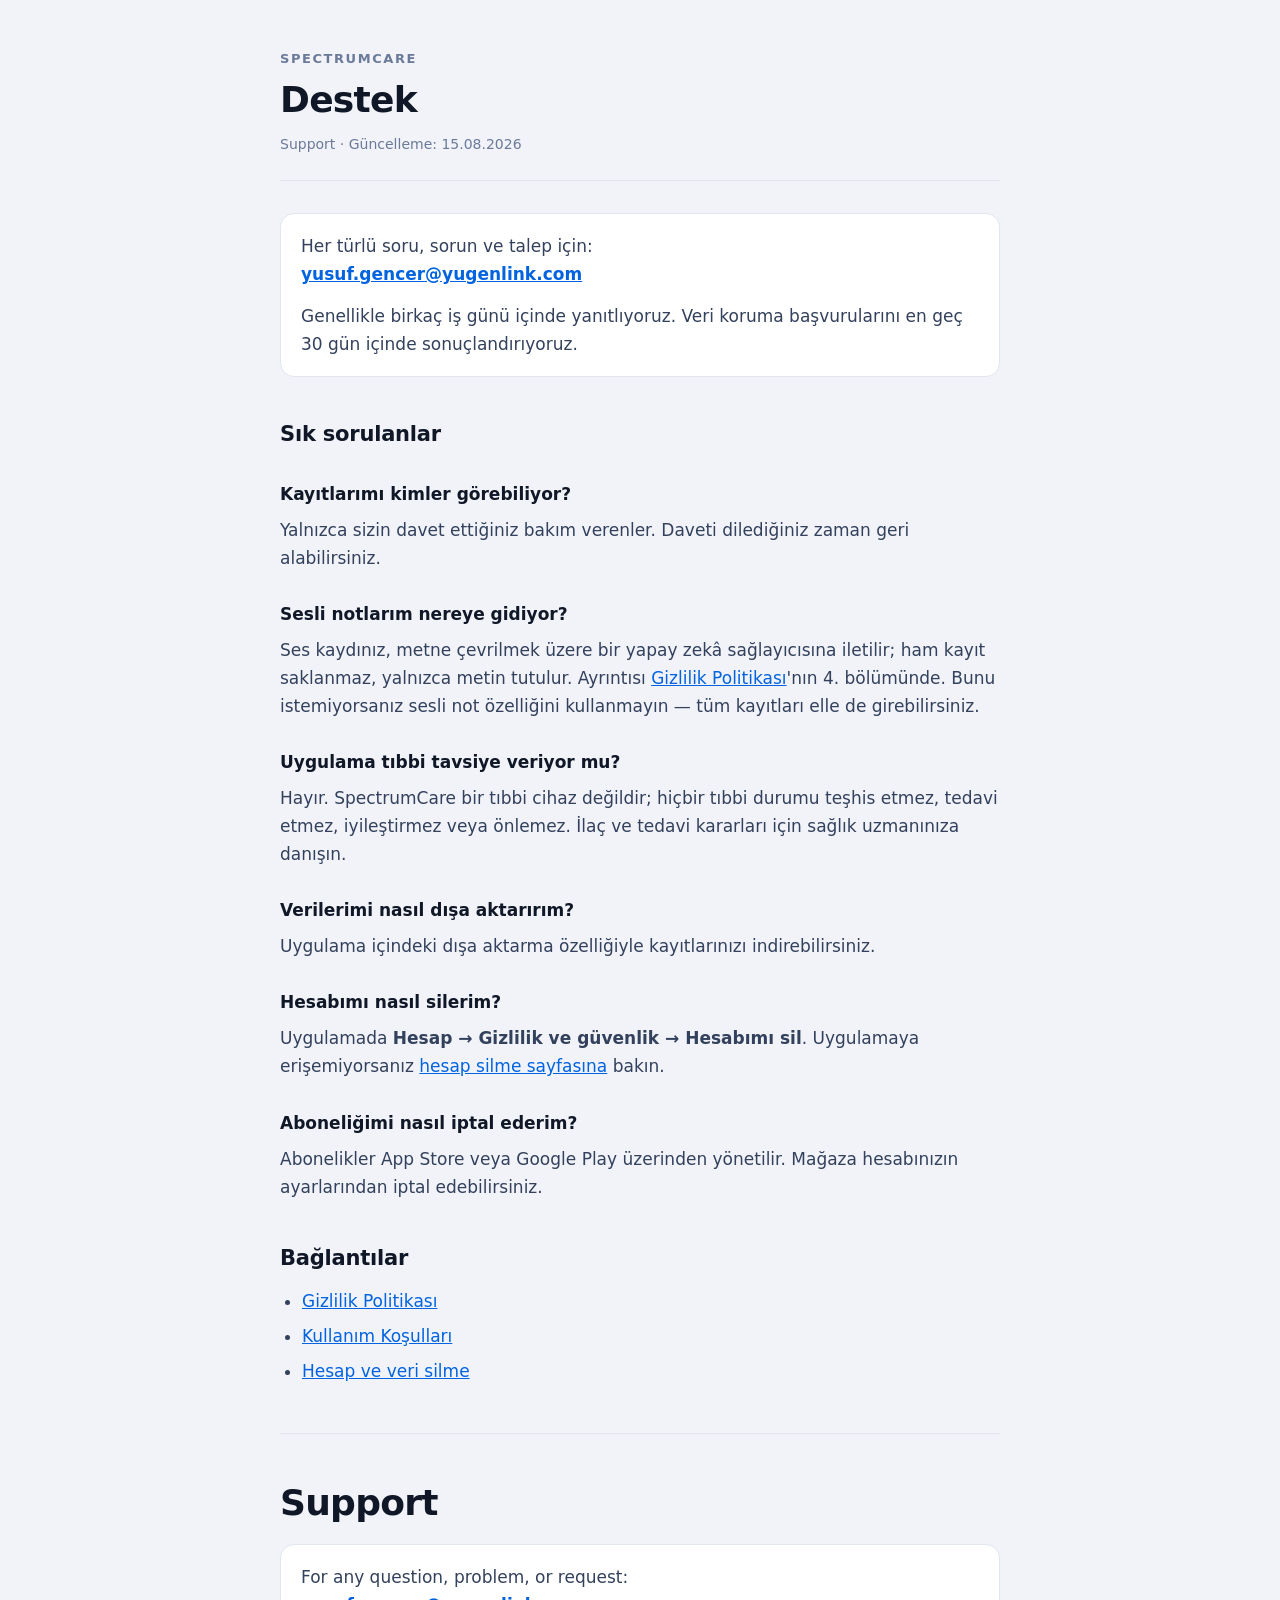
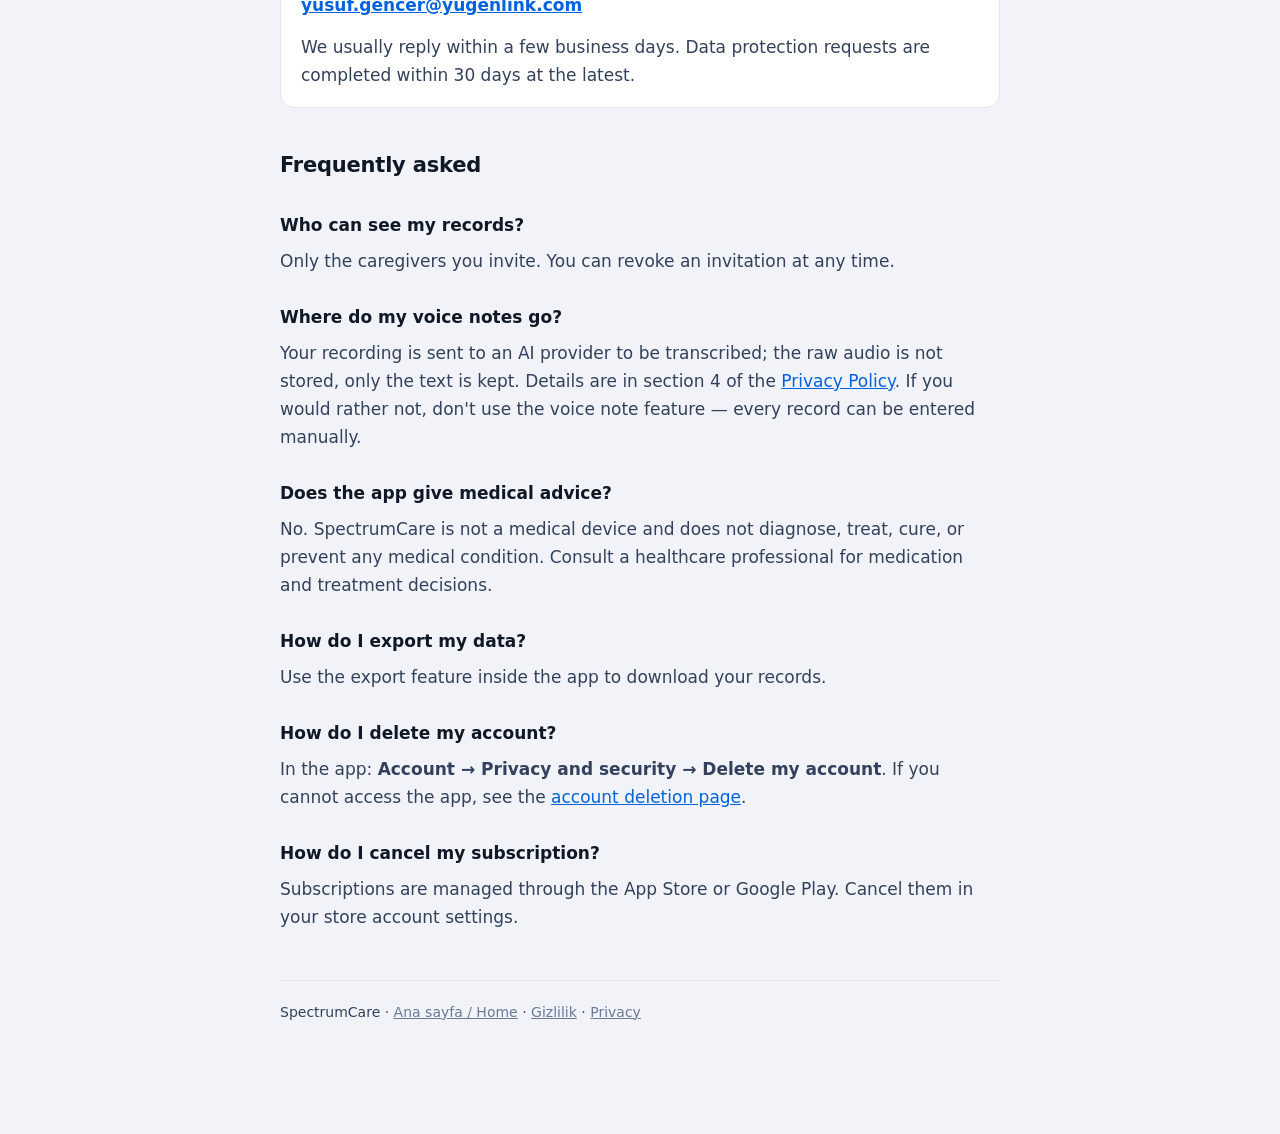
<file: destek.html>
<!doctype html>
<html lang="tr">
<head>
<meta charset="utf-8">
<meta name="viewport" content="width=device-width, initial-scale=1">
<title>Destek — SpectrumCare</title>
<link rel="stylesheet" href="style.css">
</head>
<body>
<div class="wrap">

<header>
  <p class="brand">SpectrumCare</p>
  <h1>Destek</h1>
  <p class="updated">Support · Güncelleme: 15.08.2026</p>
</header>

<div class="callout">
  <p>Her türlü soru, sorun ve talep için:<br>
  <strong><a href="mailto:yusuf.gencer@yugenlink.com">yusuf.gencer@yugenlink.com</a></strong></p>
  <p>Genellikle birkaç iş günü içinde yanıtlıyoruz. Veri koruma başvurularını en geç 30 gün içinde sonuçlandırıyoruz.</p>
</div>

<h2>Sık sorulanlar</h2>

<h3>Kayıtlarımı kimler görebiliyor?</h3>
<p>Yalnızca sizin davet ettiğiniz bakım verenler. Daveti dilediğiniz zaman geri alabilirsiniz.</p>

<h3>Sesli notlarım nereye gidiyor?</h3>
<p>Ses kaydınız, metne çevrilmek üzere bir yapay zekâ sağlayıcısına iletilir; ham kayıt saklanmaz, yalnızca metin tutulur. Ayrıntısı <a href="gizlilik.html">Gizlilik Politikası</a>'nın 4. bölümünde. Bunu istemiyorsanız sesli not özelliğini kullanmayın — tüm kayıtları elle de girebilirsiniz.</p>

<h3>Uygulama tıbbi tavsiye veriyor mu?</h3>
<p>Hayır. SpectrumCare bir tıbbi cihaz değildir; hiçbir tıbbi durumu teşhis etmez, tedavi etmez, iyileştirmez veya önlemez. İlaç ve tedavi kararları için sağlık uzmanınıza danışın.</p>

<h3>Verilerimi nasıl dışa aktarırım?</h3>
<p>Uygulama içindeki dışa aktarma özelliğiyle kayıtlarınızı indirebilirsiniz.</p>

<h3>Hesabımı nasıl silerim?</h3>
<p>Uygulamada <strong>Hesap → Gizlilik ve güvenlik → Hesabımı sil</strong>. Uygulamaya erişemiyorsanız <a href="hesap-silme.html">hesap silme sayfasına</a> bakın.</p>

<h3>Aboneliğimi nasıl iptal ederim?</h3>
<p>Abonelikler App Store veya Google Play üzerinden yönetilir. Mağaza hesabınızın ayarlarından iptal edebilirsiniz.</p>

<h2>Bağlantılar</h2>
<ul>
  <li><a href="gizlilik.html">Gizlilik Politikası</a></li>
  <li><a href="kosullar.html">Kullanım Koşulları</a></li>
  <li><a href="hesap-silme.html">Hesap ve veri silme</a></li>
</ul>

<hr style="border:0;border-top:1px solid var(--hairline);margin:48px 0">

<h1 lang="en">Support</h1>

<div class="callout" lang="en">
  <p>For any question, problem, or request:<br>
  <strong><a href="mailto:yusuf.gencer@yugenlink.com">yusuf.gencer@yugenlink.com</a></strong></p>
  <p>We usually reply within a few business days. Data protection requests are completed within 30 days at the latest.</p>
</div>

<h2 lang="en">Frequently asked</h2>

<h3 lang="en">Who can see my records?</h3>
<p lang="en">Only the caregivers you invite. You can revoke an invitation at any time.</p>

<h3 lang="en">Where do my voice notes go?</h3>
<p lang="en">Your recording is sent to an AI provider to be transcribed; the raw audio is not stored, only the text is kept. Details are in section 4 of the <a href="privacy.html">Privacy Policy</a>. If you would rather not, don't use the voice note feature — every record can be entered manually.</p>

<h3 lang="en">Does the app give medical advice?</h3>
<p lang="en">No. SpectrumCare is not a medical device and does not diagnose, treat, cure, or prevent any medical condition. Consult a healthcare professional for medication and treatment decisions.</p>

<h3 lang="en">How do I export my data?</h3>
<p lang="en">Use the export feature inside the app to download your records.</p>

<h3 lang="en">How do I delete my account?</h3>
<p lang="en">In the app: <strong>Account → Privacy and security → Delete my account</strong>. If you cannot access the app, see the <a href="hesap-silme.html">account deletion page</a>.</p>

<h3 lang="en">How do I cancel my subscription?</h3>
<p lang="en">Subscriptions are managed through the App Store or Google Play. Cancel them in your store account settings.</p>

<footer>
  <p>SpectrumCare · <a href="index.html">Ana sayfa / Home</a> · <a href="gizlilik.html">Gizlilik</a> · <a href="privacy.html">Privacy</a></p>
</footer>

</div>
</body>
</html>
</file>
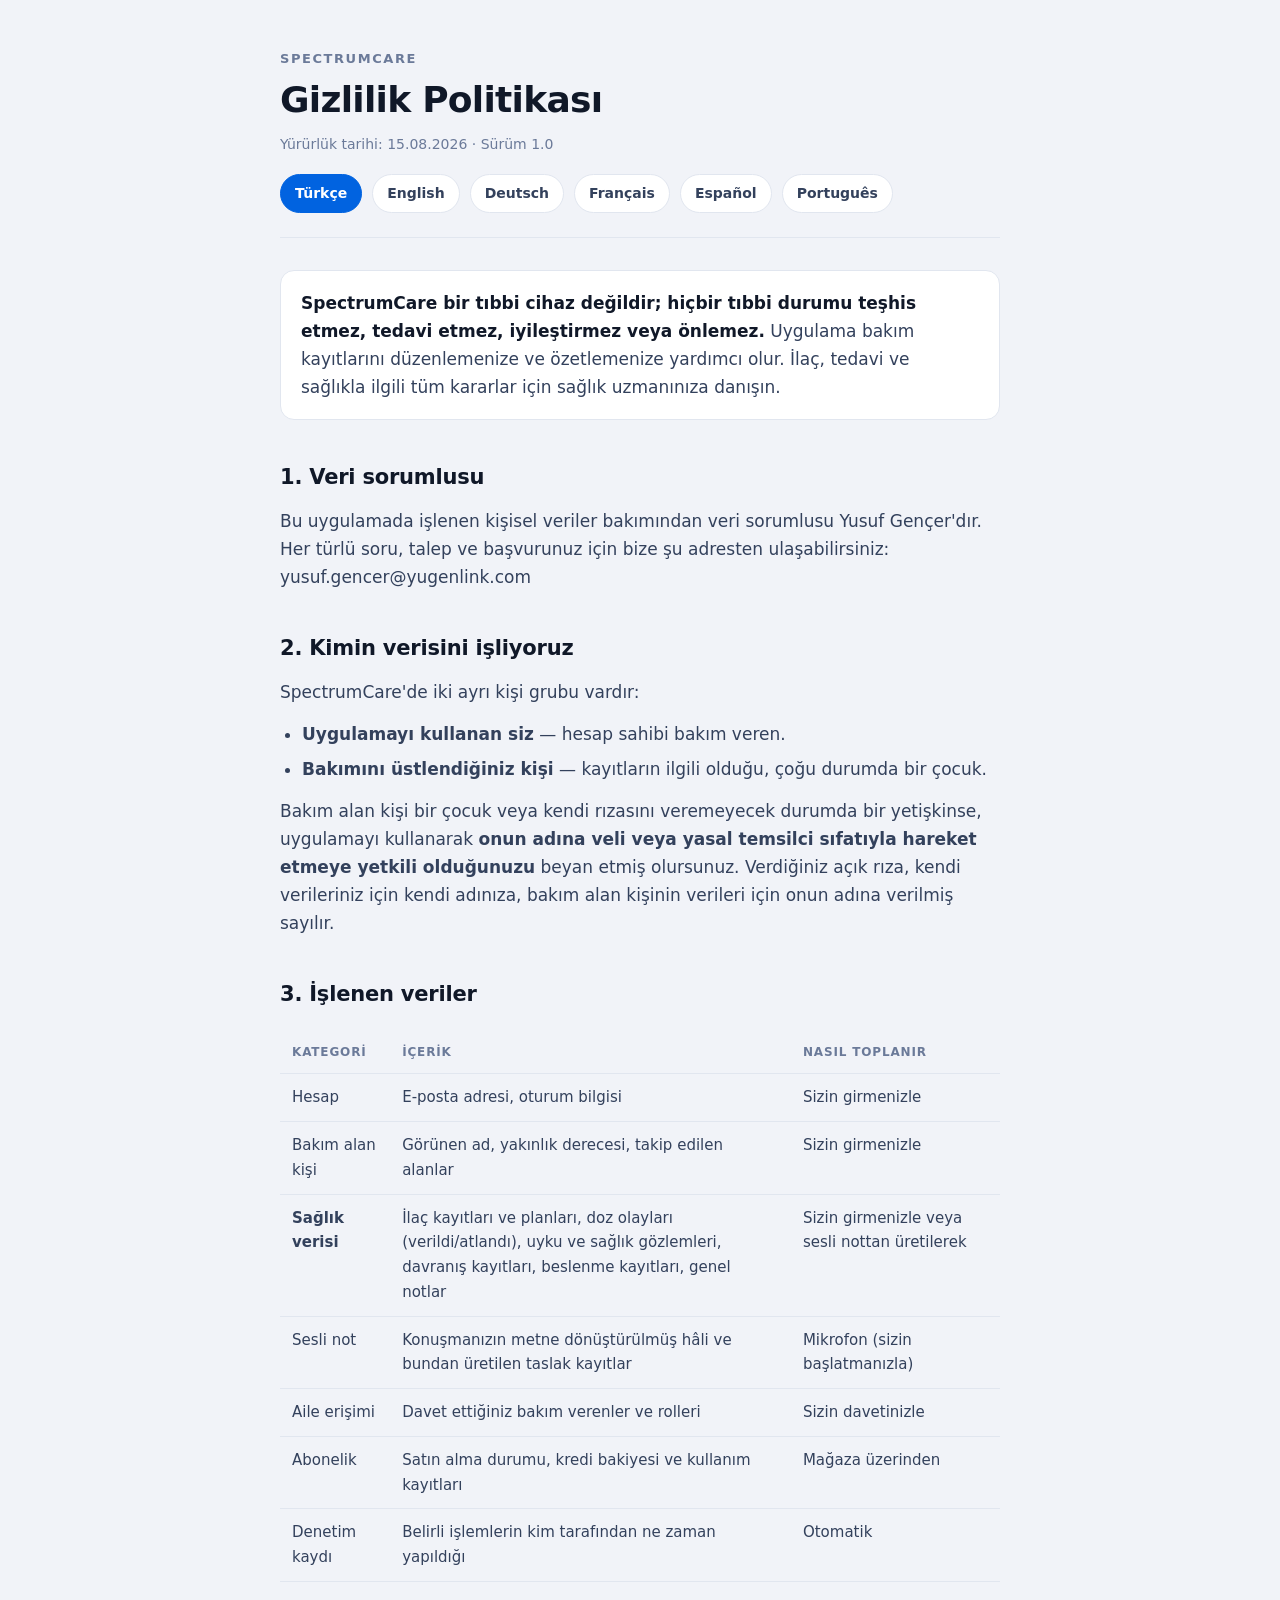
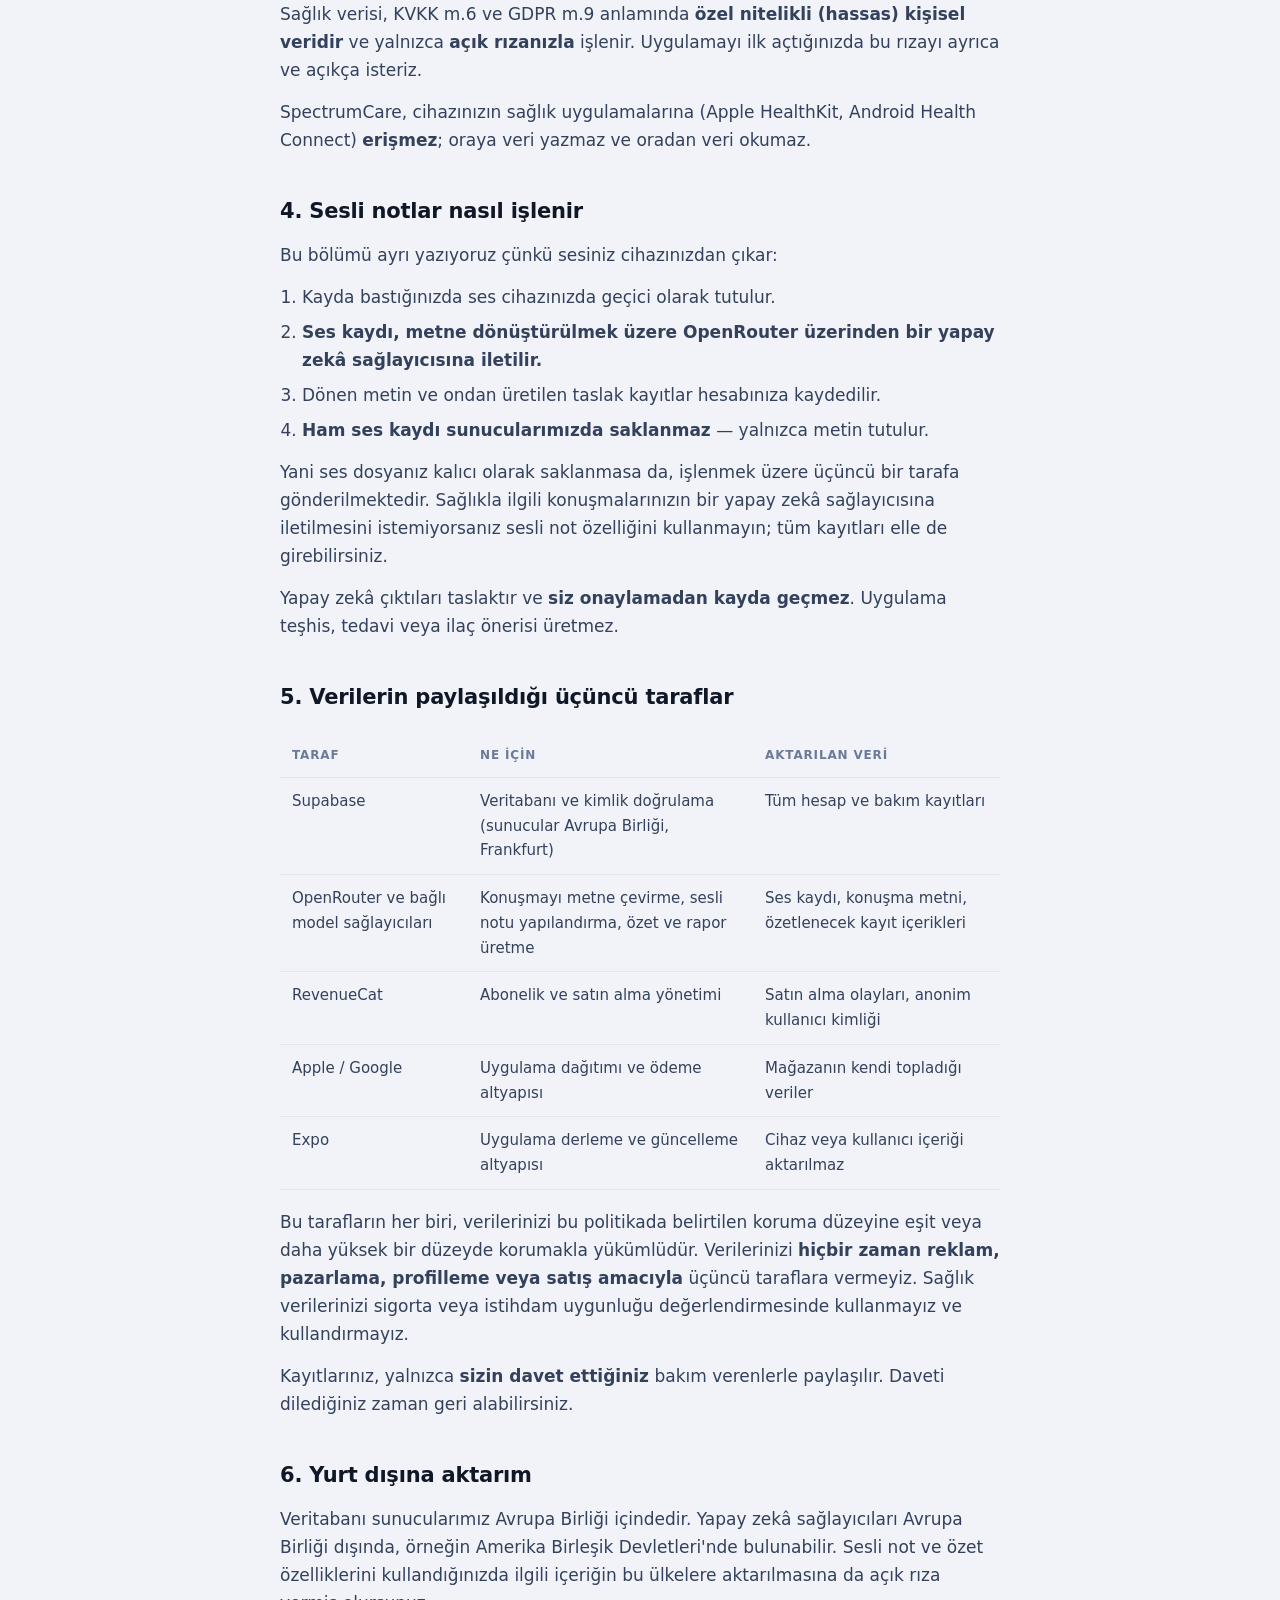
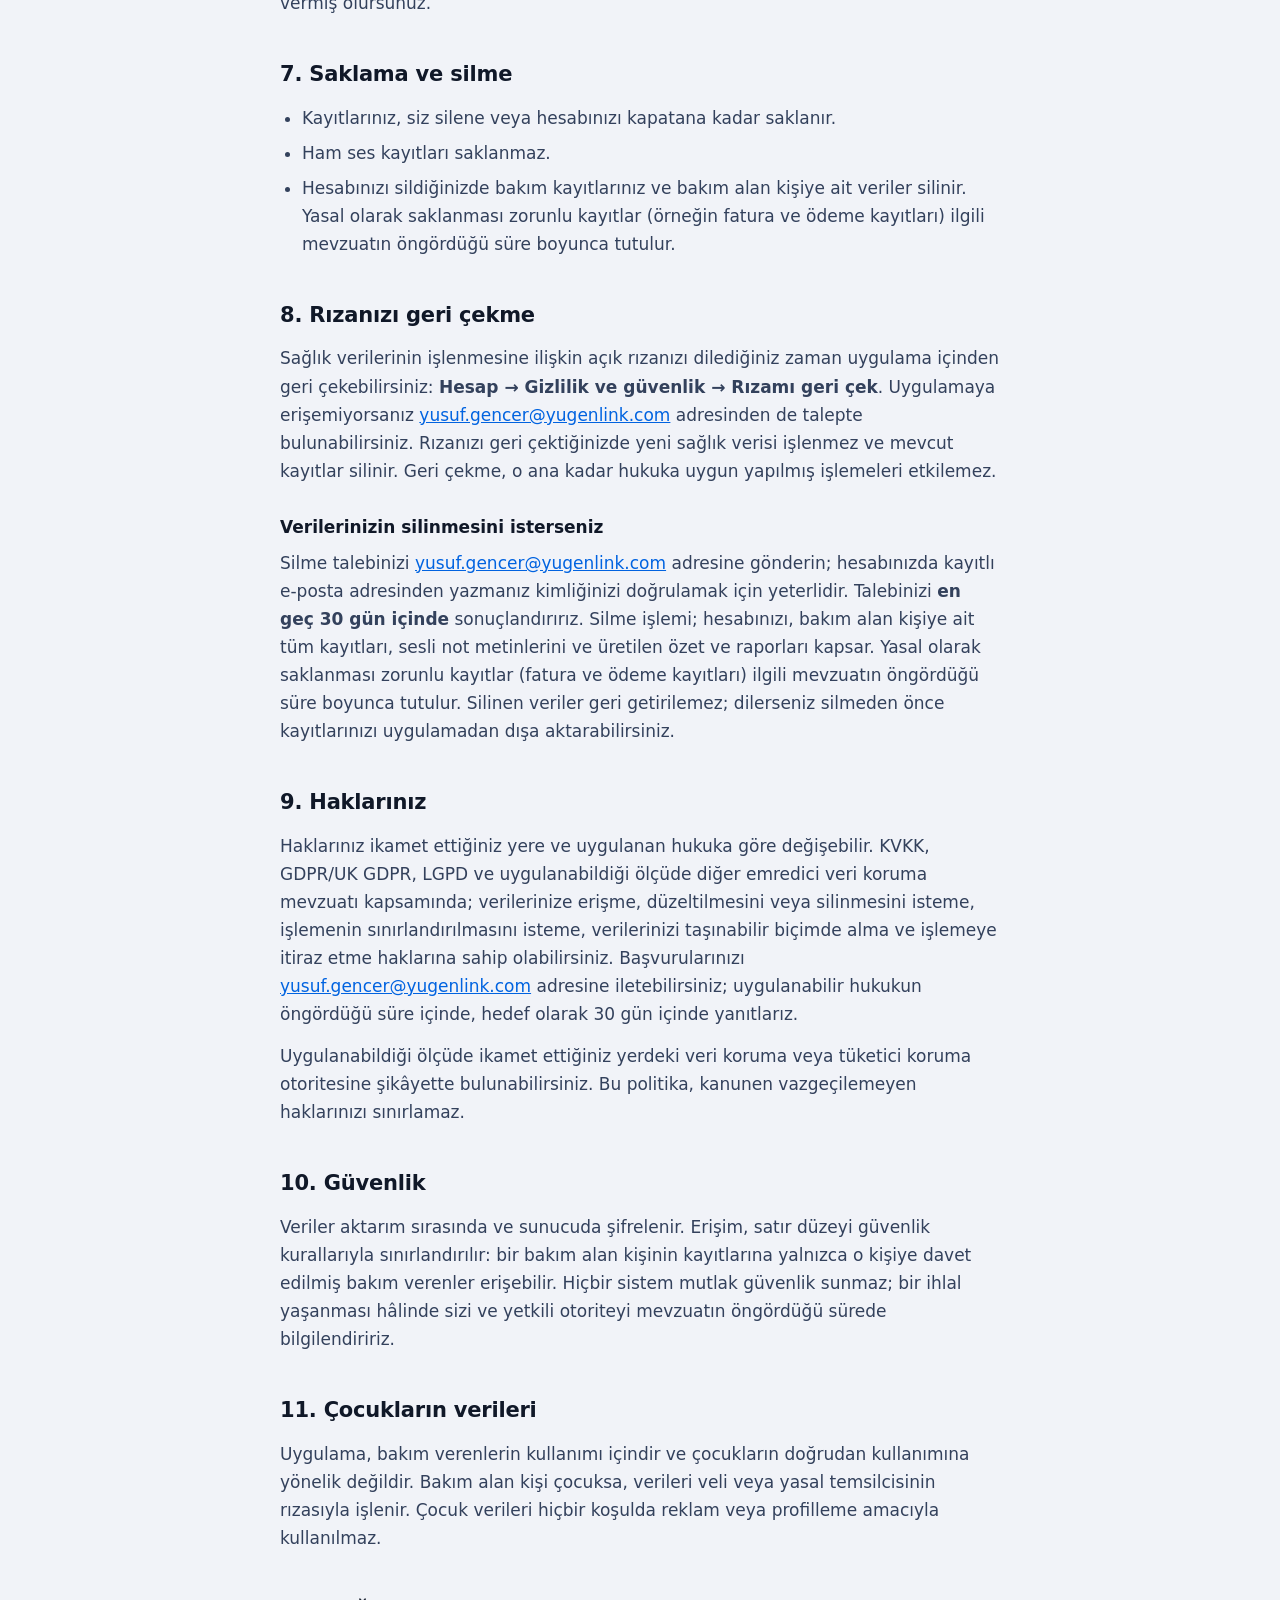
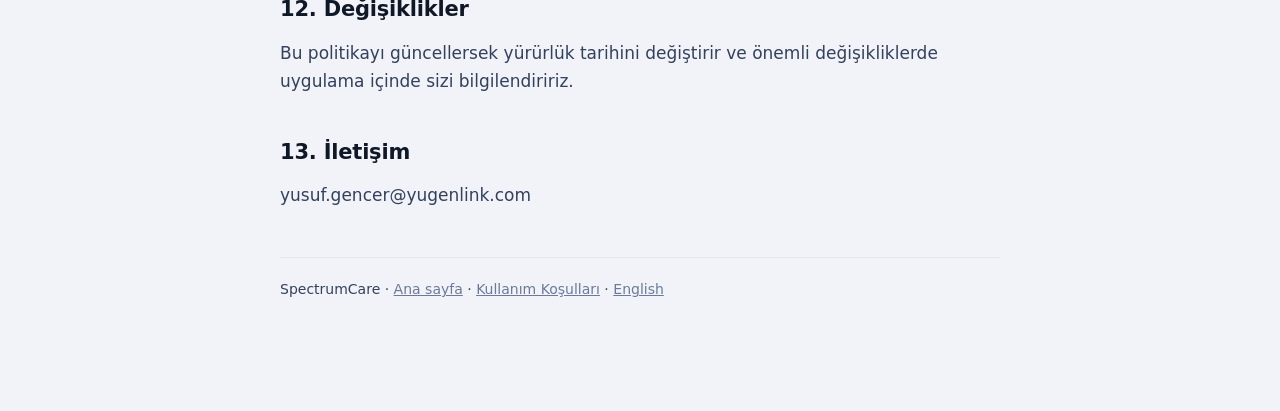
<file: gizlilik.html>
<!doctype html>
<html lang="tr">
<head>
<meta charset="utf-8">
<meta name="viewport" content="width=device-width, initial-scale=1">
<title>Gizlilik Politikası — SpectrumCare</title>
<link rel="stylesheet" href="style.css">
</head>
<body>
<div class="wrap">

<header>
  <p class="brand">SpectrumCare</p>
  <h1>Gizlilik Politikası</h1>
  <p class="updated">Yürürlük tarihi: 15.08.2026 · Sürüm 1.0</p>
  <nav class="lang">
    <a href="gizlilik.html" aria-current="page">Türkçe</a>
    <a href="privacy.html">English</a>
    <a href="datenschutz.html">Deutsch</a>
    <a href="confidentialite.html">Français</a>
    <a href="privacidad.html">Español</a>
    <a href="privacidade.html">Português</a>
  </nav>
</header>

<div class="callout">
  <p><strong>SpectrumCare bir tıbbi cihaz değildir; hiçbir tıbbi durumu teşhis etmez, tedavi etmez, iyileştirmez veya önlemez.</strong> Uygulama bakım kayıtlarını düzenlemenize ve özetlemenize yardımcı olur. İlaç, tedavi ve sağlıkla ilgili tüm kararlar için sağlık uzmanınıza danışın.</p>
</div>

<h2>1. Veri sorumlusu</h2>
<p>Bu uygulamada işlenen kişisel veriler bakımından veri sorumlusu Yusuf Gençer'dır. Her türlü soru, talep ve başvurunuz için bize şu adresten ulaşabilirsiniz: yusuf.gencer@yugenlink.com</p>

<h2>2. Kimin verisini işliyoruz</h2>
<p>SpectrumCare'de iki ayrı kişi grubu vardır:</p>
<ul>
  <li><strong>Uygulamayı kullanan siz</strong> — hesap sahibi bakım veren.</li>
  <li><strong>Bakımını üstlendiğiniz kişi</strong> — kayıtların ilgili olduğu, çoğu durumda bir çocuk.</li>
</ul>
<p>Bakım alan kişi bir çocuk veya kendi rızasını veremeyecek durumda bir yetişkinse, uygulamayı kullanarak <strong>onun adına veli veya yasal temsilci sıfatıyla hareket etmeye yetkili olduğunuzu</strong> beyan etmiş olursunuz. Verdiğiniz açık rıza, kendi verileriniz için kendi adınıza, bakım alan kişinin verileri için onun adına verilmiş sayılır.</p>

<h2>3. İşlenen veriler</h2>
<div class="scroll">
<table>
  <thead><tr><th>Kategori</th><th>İçerik</th><th>Nasıl toplanır</th></tr></thead>
  <tbody>
    <tr><td>Hesap</td><td>E-posta adresi, oturum bilgisi</td><td>Sizin girmenizle</td></tr>
    <tr><td>Bakım alan kişi</td><td>Görünen ad, yakınlık derecesi, takip edilen alanlar</td><td>Sizin girmenizle</td></tr>
    <tr><td><strong>Sağlık verisi</strong></td><td>İlaç kayıtları ve planları, doz olayları (verildi/atlandı), uyku ve sağlık gözlemleri, davranış kayıtları, beslenme kayıtları, genel notlar</td><td>Sizin girmenizle veya sesli nottan üretilerek</td></tr>
    <tr><td>Sesli not</td><td>Konuşmanızın metne dönüştürülmüş hâli ve bundan üretilen taslak kayıtlar</td><td>Mikrofon (sizin başlatmanızla)</td></tr>
    <tr><td>Aile erişimi</td><td>Davet ettiğiniz bakım verenler ve rolleri</td><td>Sizin davetinizle</td></tr>
    <tr><td>Abonelik</td><td>Satın alma durumu, kredi bakiyesi ve kullanım kayıtları</td><td>Mağaza üzerinden</td></tr>
    <tr><td>Denetim kaydı</td><td>Belirli işlemlerin kim tarafından ne zaman yapıldığı</td><td>Otomatik</td></tr>
  </tbody>
</table>
</div>
<p>Sağlık verisi, KVKK m.6 ve GDPR m.9 anlamında <strong>özel nitelikli (hassas) kişisel veridir</strong> ve yalnızca <strong>açık rızanızla</strong> işlenir. Uygulamayı ilk açtığınızda bu rızayı ayrıca ve açıkça isteriz.</p>
<p>SpectrumCare, cihazınızın sağlık uygulamalarına (Apple HealthKit, Android Health Connect) <strong>erişmez</strong>; oraya veri yazmaz ve oradan veri okumaz.</p>

<h2>4. Sesli notlar nasıl işlenir</h2>
<p>Bu bölümü ayrı yazıyoruz çünkü sesiniz cihazınızdan çıkar:</p>
<ol>
  <li>Kayda bastığınızda ses cihazınızda geçici olarak tutulur.</li>
  <li><strong>Ses kaydı, metne dönüştürülmek üzere OpenRouter üzerinden bir yapay zekâ sağlayıcısına iletilir.</strong></li>
  <li>Dönen metin ve ondan üretilen taslak kayıtlar hesabınıza kaydedilir.</li>
  <li><strong>Ham ses kaydı sunucularımızda saklanmaz</strong> — yalnızca metin tutulur.</li>
</ol>
<p>Yani ses dosyanız kalıcı olarak saklanmasa da, işlenmek üzere üçüncü bir tarafa gönderilmektedir. Sağlıkla ilgili konuşmalarınızın bir yapay zekâ sağlayıcısına iletilmesini istemiyorsanız sesli not özelliğini kullanmayın; tüm kayıtları elle de girebilirsiniz.</p>
<p>Yapay zekâ çıktıları taslaktır ve <strong>siz onaylamadan kayda geçmez</strong>. Uygulama teşhis, tedavi veya ilaç önerisi üretmez.</p>

<h2>5. Verilerin paylaşıldığı üçüncü taraflar</h2>
<div class="scroll">
<table>
  <thead><tr><th>Taraf</th><th>Ne için</th><th>Aktarılan veri</th></tr></thead>
  <tbody>
    <tr><td>Supabase</td><td>Veritabanı ve kimlik doğrulama (sunucular Avrupa Birliği, Frankfurt)</td><td>Tüm hesap ve bakım kayıtları</td></tr>
    <tr><td>OpenRouter ve bağlı model sağlayıcıları</td><td>Konuşmayı metne çevirme, sesli notu yapılandırma, özet ve rapor üretme</td><td>Ses kaydı, konuşma metni, özetlenecek kayıt içerikleri</td></tr>
    <tr><td>RevenueCat</td><td>Abonelik ve satın alma yönetimi</td><td>Satın alma olayları, anonim kullanıcı kimliği</td></tr>
    <tr><td>Apple / Google</td><td>Uygulama dağıtımı ve ödeme altyapısı</td><td>Mağazanın kendi topladığı veriler</td></tr>
    <tr><td>Expo</td><td>Uygulama derleme ve güncelleme altyapısı</td><td>Cihaz veya kullanıcı içeriği aktarılmaz</td></tr>
  </tbody>
</table>
</div>
<p>Bu tarafların her biri, verilerinizi bu politikada belirtilen koruma düzeyine eşit veya daha yüksek bir düzeyde korumakla yükümlüdür. Verilerinizi <strong>hiçbir zaman reklam, pazarlama, profilleme veya satış amacıyla</strong> üçüncü taraflara vermeyiz. Sağlık verilerinizi sigorta veya istihdam uygunluğu değerlendirmesinde kullanmayız ve kullandırmayız.</p>
<p>Kayıtlarınız, yalnızca <strong>sizin davet ettiğiniz</strong> bakım verenlerle paylaşılır. Daveti dilediğiniz zaman geri alabilirsiniz.</p>

<h2>6. Yurt dışına aktarım</h2>
<p>Veritabanı sunucularımız Avrupa Birliği içindedir. Yapay zekâ sağlayıcıları Avrupa Birliği dışında, örneğin Amerika Birleşik Devletleri'nde bulunabilir. Sesli not ve özet özelliklerini kullandığınızda ilgili içeriğin bu ülkelere aktarılmasına da açık rıza vermiş olursunuz.</p>

<h2>7. Saklama ve silme</h2>
<ul>
  <li>Kayıtlarınız, siz silene veya hesabınızı kapatana kadar saklanır.</li>
  <li>Ham ses kayıtları saklanmaz.</li>
  <li>Hesabınızı sildiğinizde bakım kayıtlarınız ve bakım alan kişiye ait veriler silinir. Yasal olarak saklanması zorunlu kayıtlar (örneğin fatura ve ödeme kayıtları) ilgili mevzuatın öngördüğü süre boyunca tutulur.</li>
</ul>

<h2>8. Rızanızı geri çekme</h2>
<p>Sağlık verilerinin işlenmesine ilişkin açık rızanızı dilediğiniz zaman uygulama içinden geri çekebilirsiniz: <strong>Hesap → Gizlilik ve güvenlik → Rızamı geri çek</strong>. Uygulamaya erişemiyorsanız <a href="mailto:yusuf.gencer@yugenlink.com">yusuf.gencer@yugenlink.com</a> adresinden de talepte bulunabilirsiniz. Rızanızı geri çektiğinizde yeni sağlık verisi işlenmez ve mevcut kayıtlar silinir. Geri çekme, o ana kadar hukuka uygun yapılmış işlemeleri etkilemez.</p>

<h3>Verilerinizin silinmesini isterseniz</h3>
<p>Silme talebinizi <a href="mailto:yusuf.gencer@yugenlink.com">yusuf.gencer@yugenlink.com</a> adresine gönderin; hesabınızda kayıtlı e-posta adresinden yazmanız kimliğinizi doğrulamak için yeterlidir. Talebinizi <strong>en geç 30 gün içinde</strong> sonuçlandırırız. Silme işlemi; hesabınızı, bakım alan kişiye ait tüm kayıtları, sesli not metinlerini ve üretilen özet ve raporları kapsar. Yasal olarak saklanması zorunlu kayıtlar (fatura ve ödeme kayıtları) ilgili mevzuatın öngördüğü süre boyunca tutulur. Silinen veriler geri getirilemez; dilerseniz silmeden önce kayıtlarınızı uygulamadan dışa aktarabilirsiniz.</p>

<h2>9. Haklarınız</h2>
<p>Haklarınız ikamet ettiğiniz yere ve uygulanan hukuka göre değişebilir. KVKK, GDPR/UK GDPR, LGPD ve uygulanabildiği ölçüde diğer emredici veri koruma mevzuatı kapsamında; verilerinize erişme, düzeltilmesini veya silinmesini isteme, işlemenin sınırlandırılmasını isteme, verilerinizi taşınabilir biçimde alma ve işlemeye itiraz etme haklarına sahip olabilirsiniz. Başvurularınızı <a href="mailto:yusuf.gencer@yugenlink.com">yusuf.gencer@yugenlink.com</a> adresine iletebilirsiniz; uygulanabilir hukukun öngördüğü süre içinde, hedef olarak 30 gün içinde yanıtlarız.</p>
<p>Uygulanabildiği ölçüde ikamet ettiğiniz yerdeki veri koruma veya tüketici koruma otoritesine şikâyette bulunabilirsiniz. Bu politika, kanunen vazgeçilemeyen haklarınızı sınırlamaz.</p>

<h2>10. Güvenlik</h2>
<p>Veriler aktarım sırasında ve sunucuda şifrelenir. Erişim, satır düzeyi güvenlik kurallarıyla sınırlandırılır: bir bakım alan kişinin kayıtlarına yalnızca o kişiye davet edilmiş bakım verenler erişebilir. Hiçbir sistem mutlak güvenlik sunmaz; bir ihlal yaşanması hâlinde sizi ve yetkili otoriteyi mevzuatın öngördüğü sürede bilgilendiririz.</p>

<h2>11. Çocukların verileri</h2>
<p>Uygulama, bakım verenlerin kullanımı içindir ve çocukların doğrudan kullanımına yönelik değildir. Bakım alan kişi çocuksa, verileri veli veya yasal temsilcisinin rızasıyla işlenir. Çocuk verileri hiçbir koşulda reklam veya profilleme amacıyla kullanılmaz.</p>

<h2>12. Değişiklikler</h2>
<p>Bu politikayı güncellersek yürürlük tarihini değiştirir ve önemli değişikliklerde uygulama içinde sizi bilgilendiririz.</p>

<h2>13. İletişim</h2>
<p>yusuf.gencer@yugenlink.com</p>

<footer>
  <p>SpectrumCare · <a href="index.html">Ana sayfa</a> · <a href="kosullar.html">Kullanım Koşulları</a> · <a href="privacy.html">English</a></p>
</footer>

</div>
</body>
</html>
</file>
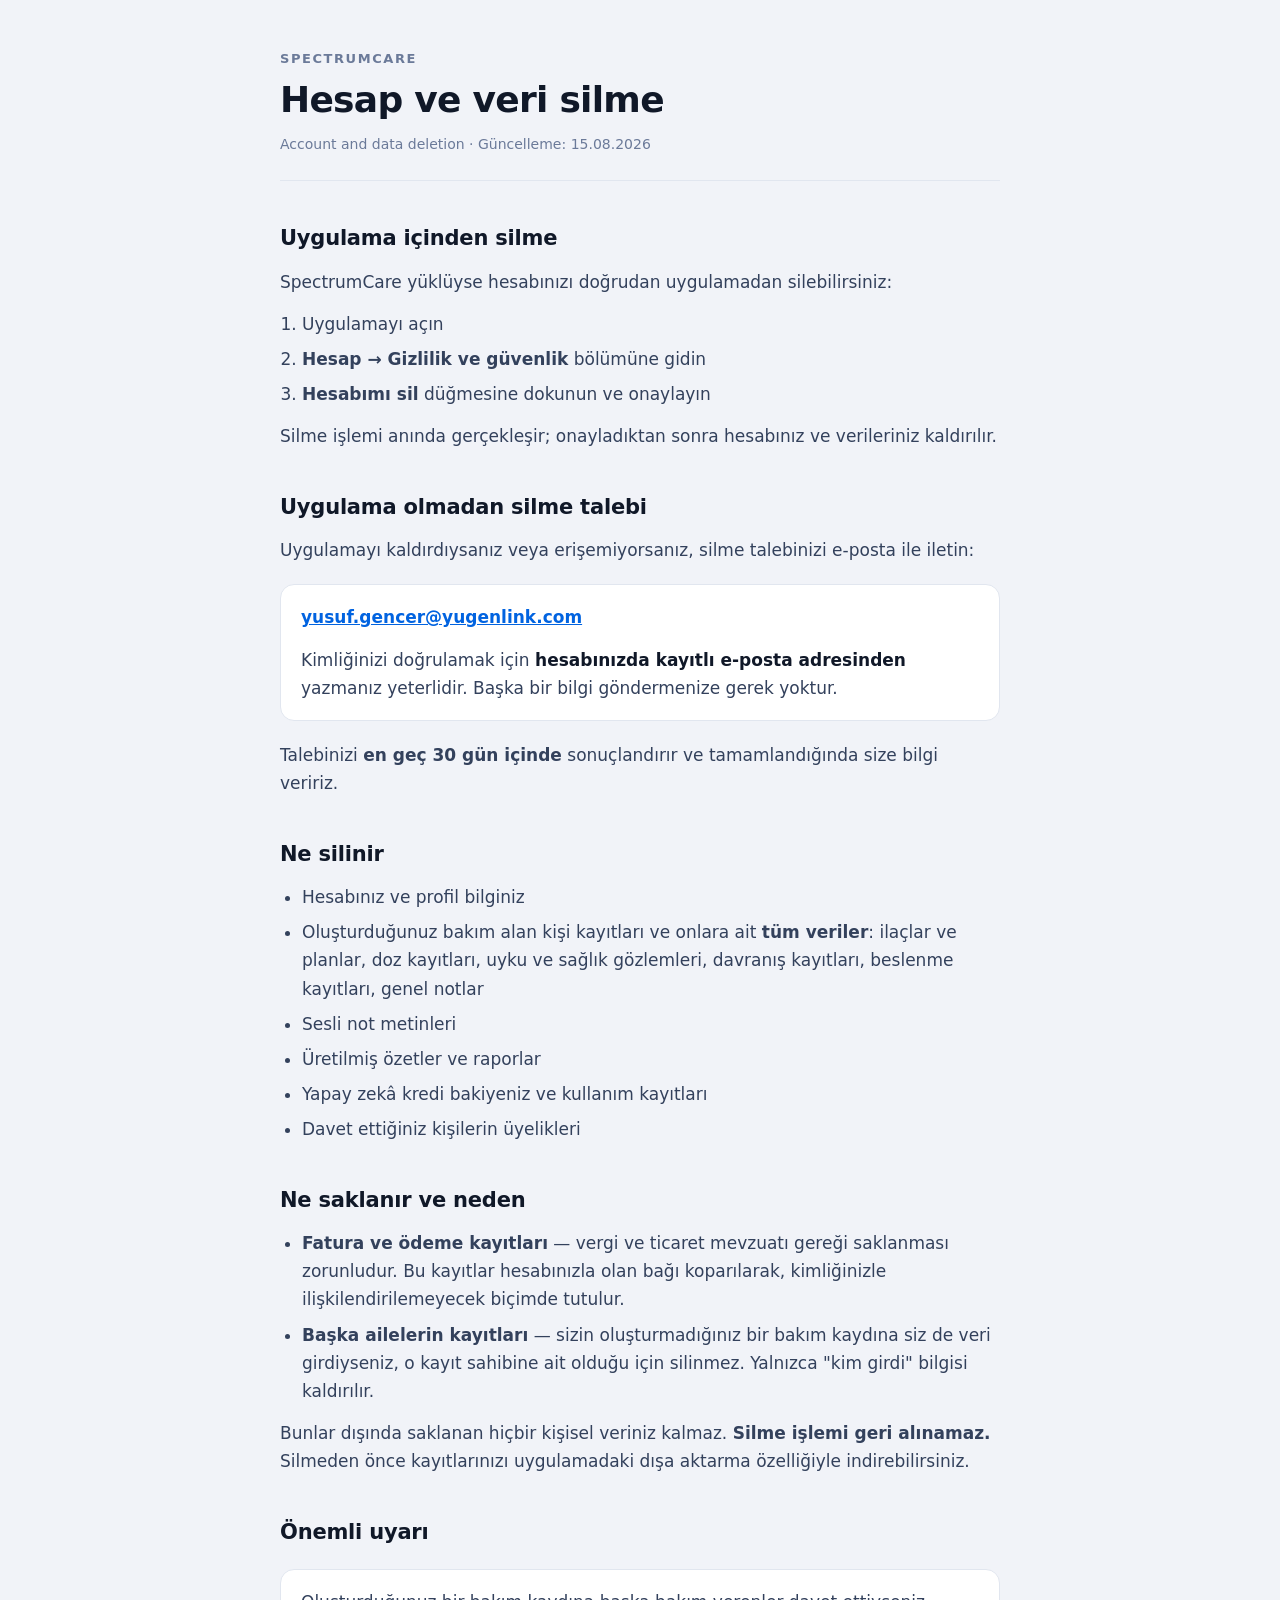
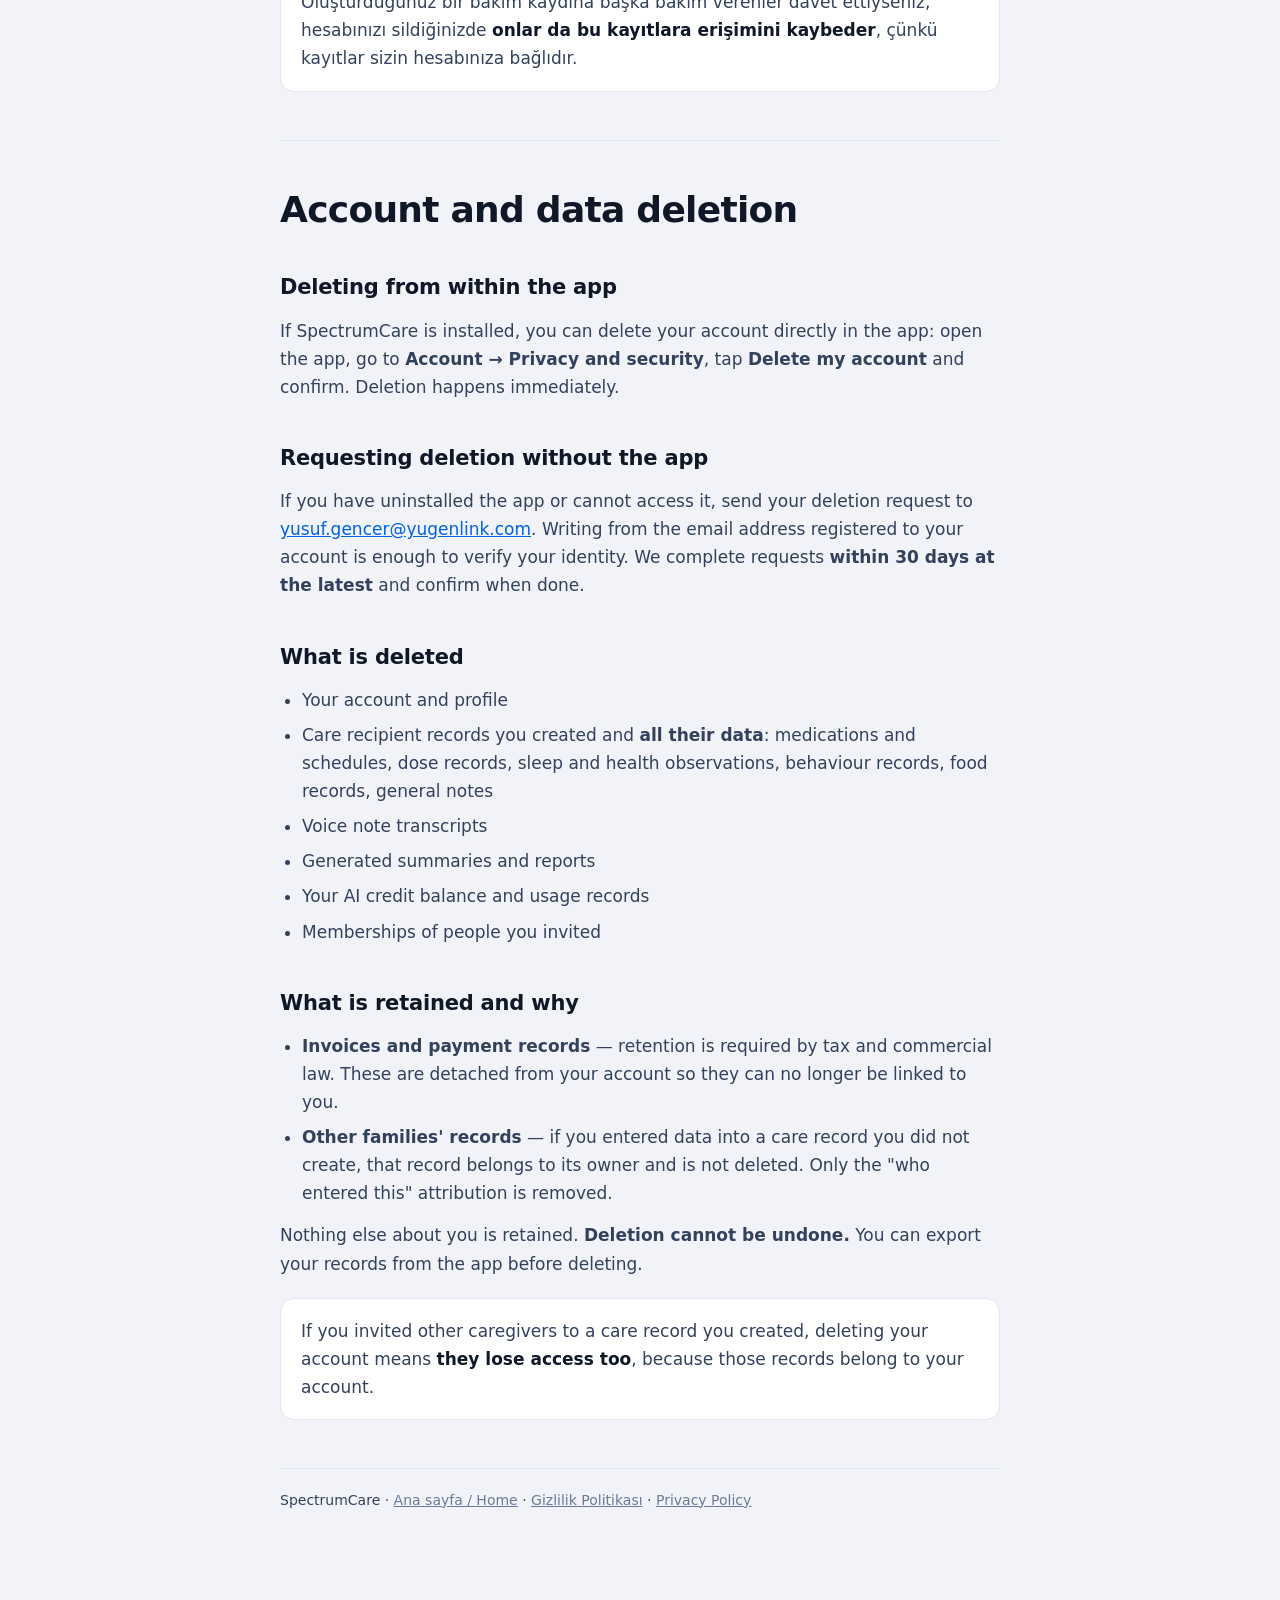
<file: hesap-silme.html>
<!doctype html>
<html lang="tr">
<head>
<meta charset="utf-8">
<meta name="viewport" content="width=device-width, initial-scale=1">
<title>Hesap ve Veri Silme — SpectrumCare</title>
<link rel="stylesheet" href="style.css">
</head>
<body>
<div class="wrap">

<header>
  <p class="brand">SpectrumCare</p>
  <h1>Hesap ve veri silme</h1>
  <p class="updated">Account and data deletion · Güncelleme: 15.08.2026</p>
</header>

<h2>Uygulama içinden silme</h2>
<p>SpectrumCare yüklüyse hesabınızı doğrudan uygulamadan silebilirsiniz:</p>
<ol>
  <li>Uygulamayı açın</li>
  <li><strong>Hesap → Gizlilik ve güvenlik</strong> bölümüne gidin</li>
  <li><strong>Hesabımı sil</strong> düğmesine dokunun ve onaylayın</li>
</ol>
<p>Silme işlemi anında gerçekleşir; onayladıktan sonra hesabınız ve verileriniz kaldırılır.</p>

<h2>Uygulama olmadan silme talebi</h2>
<p>Uygulamayı kaldırdıysanız veya erişemiyorsanız, silme talebinizi e-posta ile iletin:</p>
<div class="callout">
  <p><strong><a href="mailto:yusuf.gencer@yugenlink.com?subject=Hesap%20silme%20talebi">yusuf.gencer@yugenlink.com</a></strong></p>
  <p>Kimliğinizi doğrulamak için <strong>hesabınızda kayıtlı e-posta adresinden</strong> yazmanız yeterlidir. Başka bir bilgi göndermenize gerek yoktur.</p>
</div>
<p>Talebinizi <strong>en geç 30 gün içinde</strong> sonuçlandırır ve tamamlandığında size bilgi veririz.</p>

<h2>Ne silinir</h2>
<ul>
  <li>Hesabınız ve profil bilginiz</li>
  <li>Oluşturduğunuz bakım alan kişi kayıtları ve onlara ait <strong>tüm veriler</strong>: ilaçlar ve planlar, doz kayıtları, uyku ve sağlık gözlemleri, davranış kayıtları, beslenme kayıtları, genel notlar</li>
  <li>Sesli not metinleri</li>
  <li>Üretilmiş özetler ve raporlar</li>
  <li>Yapay zekâ kredi bakiyeniz ve kullanım kayıtları</li>
  <li>Davet ettiğiniz kişilerin üyelikleri</li>
</ul>

<h2>Ne saklanır ve neden</h2>
<ul>
  <li><strong>Fatura ve ödeme kayıtları</strong> — vergi ve ticaret mevzuatı gereği saklanması zorunludur. Bu kayıtlar hesabınızla olan bağı koparılarak, kimliğinizle ilişkilendirilemeyecek biçimde tutulur.</li>
  <li><strong>Başka ailelerin kayıtları</strong> — sizin oluşturmadığınız bir bakım kaydına siz de veri girdiyseniz, o kayıt sahibine ait olduğu için silinmez. Yalnızca "kim girdi" bilgisi kaldırılır.</li>
</ul>
<p>Bunlar dışında saklanan hiçbir kişisel veriniz kalmaz. <strong>Silme işlemi geri alınamaz.</strong> Silmeden önce kayıtlarınızı uygulamadaki dışa aktarma özelliğiyle indirebilirsiniz.</p>

<h2>Önemli uyarı</h2>
<div class="callout">
  <p>Oluşturduğunuz bir bakım kaydına başka bakım verenler davet ettiyseniz, hesabınızı sildiğinizde <strong>onlar da bu kayıtlara erişimini kaybeder</strong>, çünkü kayıtlar sizin hesabınıza bağlıdır.</p>
</div>

<hr style="border:0;border-top:1px solid var(--hairline);margin:48px 0">

<h1 lang="en">Account and data deletion</h1>

<h2 lang="en">Deleting from within the app</h2>
<p lang="en">If SpectrumCare is installed, you can delete your account directly in the app: open the app, go to <strong>Account → Privacy and security</strong>, tap <strong>Delete my account</strong> and confirm. Deletion happens immediately.</p>

<h2 lang="en">Requesting deletion without the app</h2>
<p lang="en">If you have uninstalled the app or cannot access it, send your deletion request to <a href="mailto:yusuf.gencer@yugenlink.com?subject=Account%20deletion%20request">yusuf.gencer@yugenlink.com</a>. Writing from the email address registered to your account is enough to verify your identity. We complete requests <strong>within 30 days at the latest</strong> and confirm when done.</p>

<h2 lang="en">What is deleted</h2>
<ul lang="en">
  <li>Your account and profile</li>
  <li>Care recipient records you created and <strong>all their data</strong>: medications and schedules, dose records, sleep and health observations, behaviour records, food records, general notes</li>
  <li>Voice note transcripts</li>
  <li>Generated summaries and reports</li>
  <li>Your AI credit balance and usage records</li>
  <li>Memberships of people you invited</li>
</ul>

<h2 lang="en">What is retained and why</h2>
<ul lang="en">
  <li><strong>Invoices and payment records</strong> — retention is required by tax and commercial law. These are detached from your account so they can no longer be linked to you.</li>
  <li><strong>Other families' records</strong> — if you entered data into a care record you did not create, that record belongs to its owner and is not deleted. Only the "who entered this" attribution is removed.</li>
</ul>
<p lang="en">Nothing else about you is retained. <strong>Deletion cannot be undone.</strong> You can export your records from the app before deleting.</p>

<div class="callout" lang="en">
  <p>If you invited other caregivers to a care record you created, deleting your account means <strong>they lose access too</strong>, because those records belong to your account.</p>
</div>

<footer>
  <p>SpectrumCare · <a href="index.html">Ana sayfa / Home</a> · <a href="gizlilik.html">Gizlilik Politikası</a> · <a href="privacy.html">Privacy Policy</a></p>
</footer>

</div>
</body>
</html>
</file>
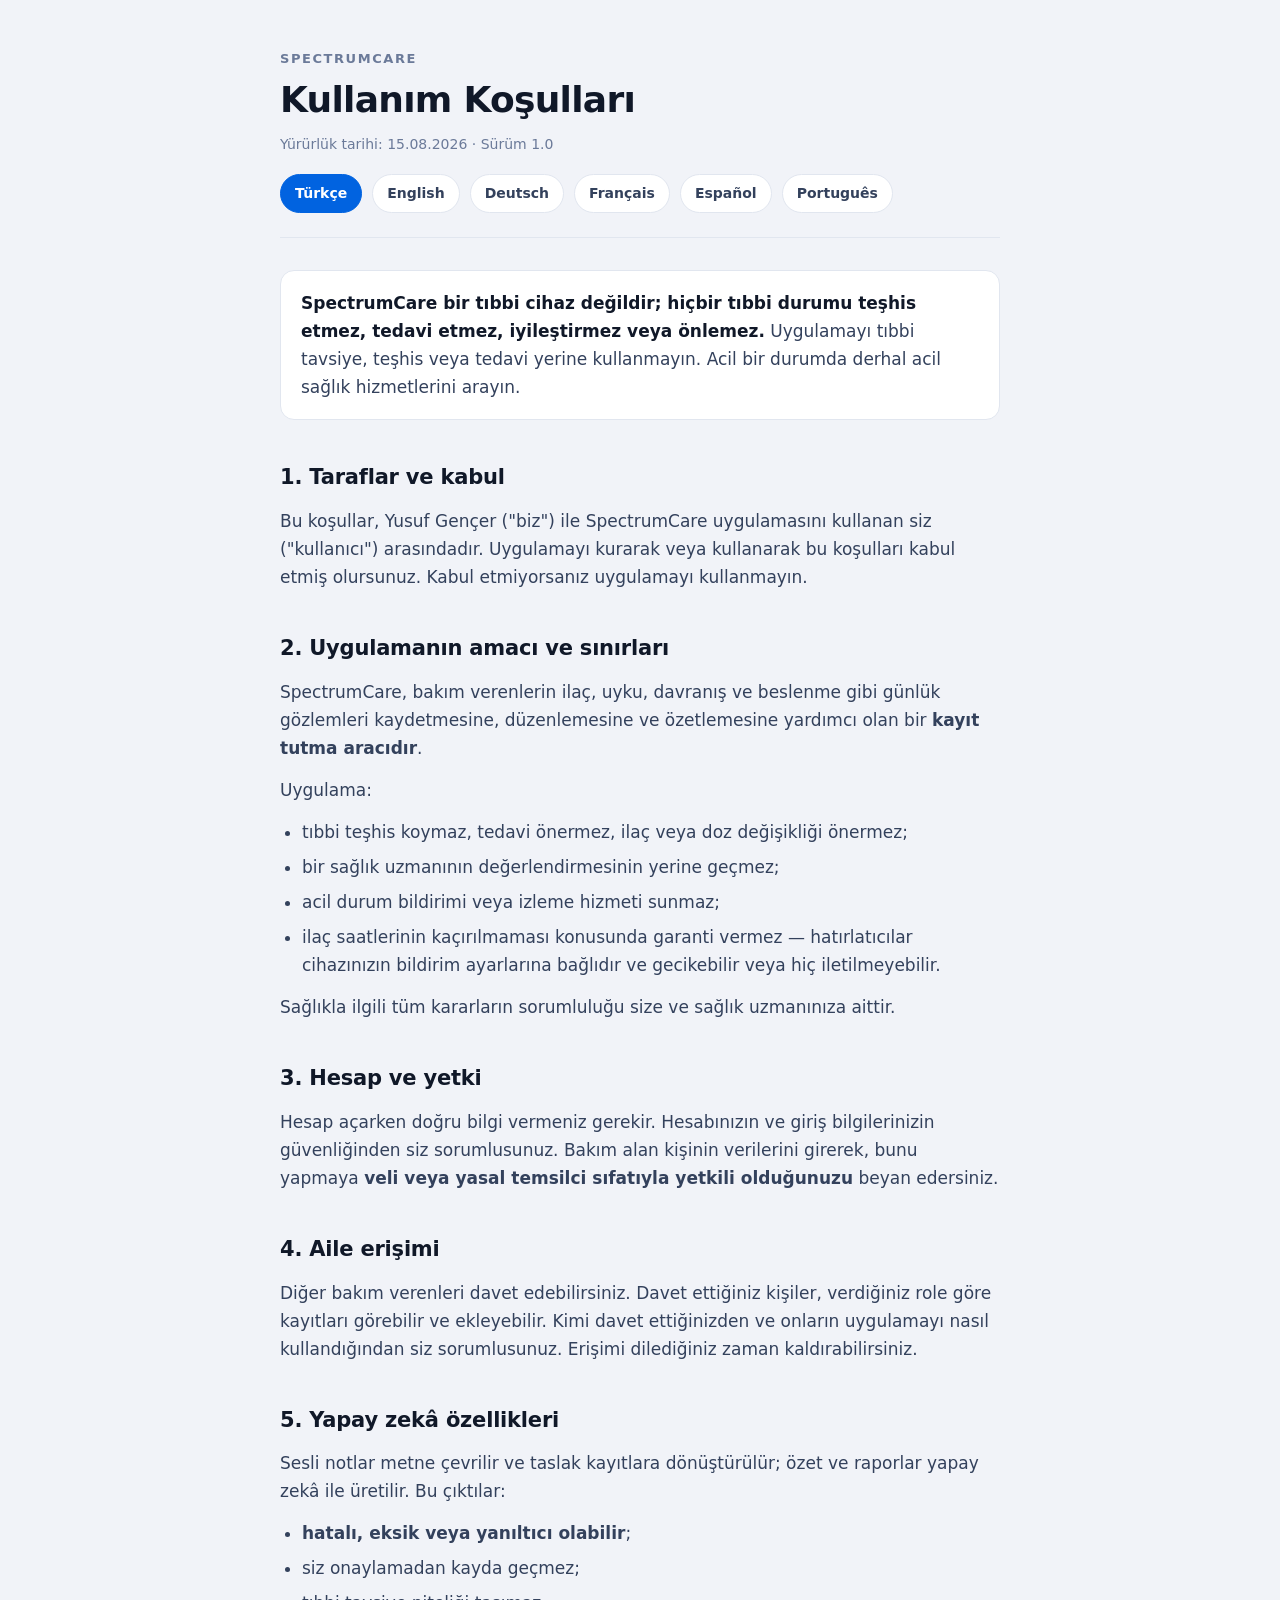
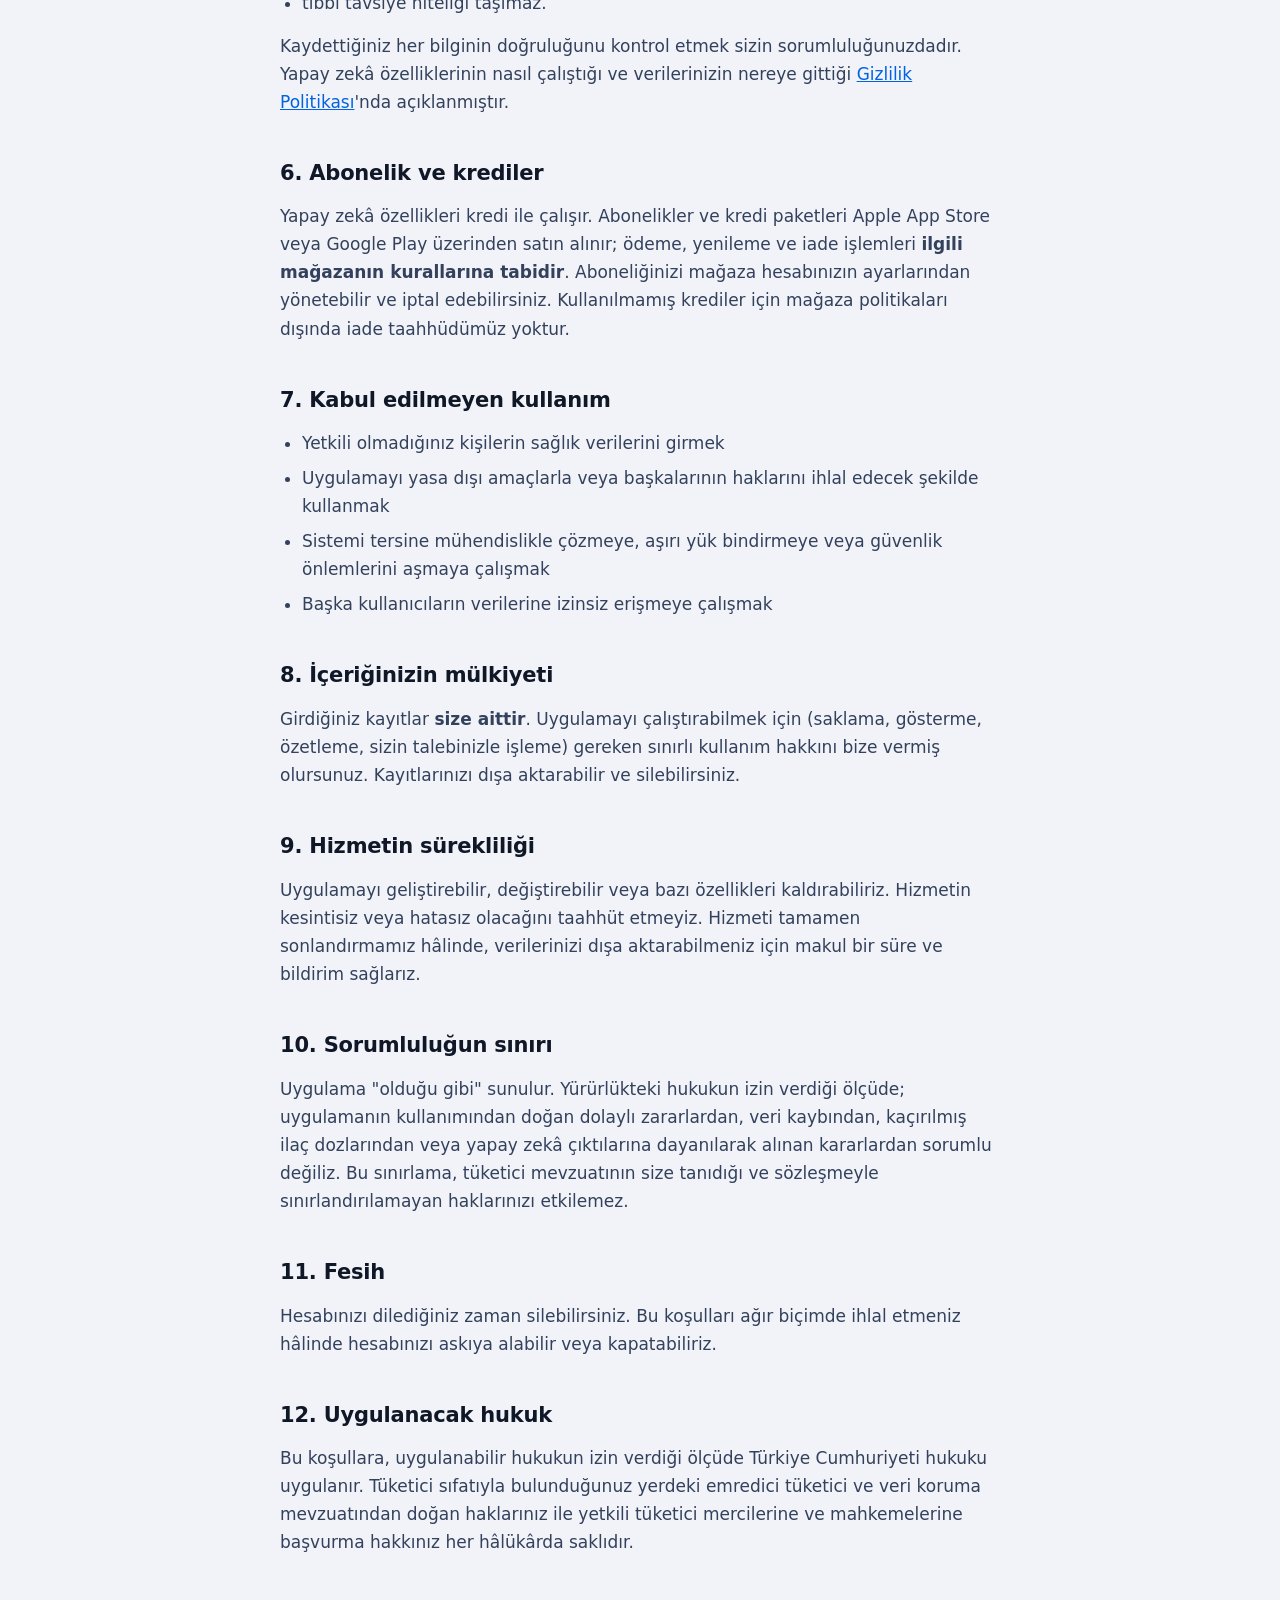
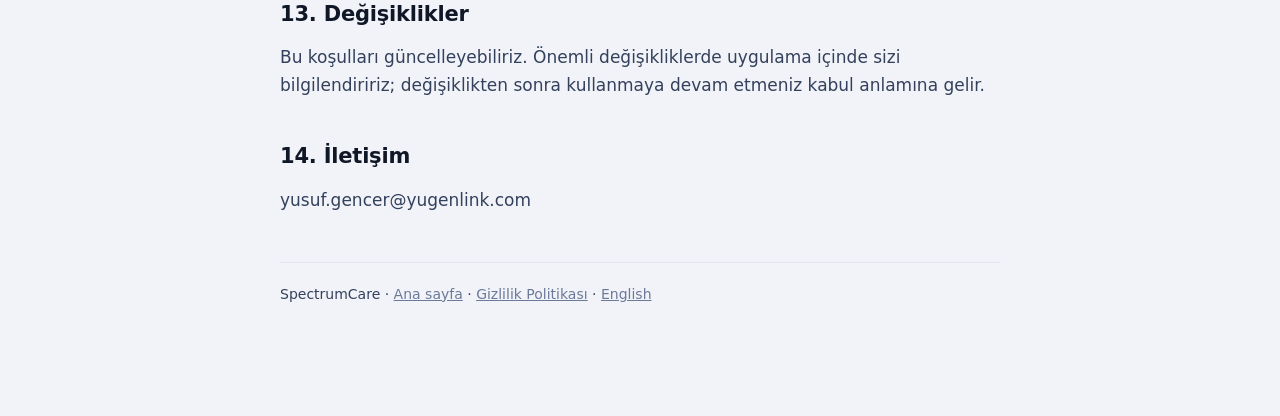
<file: kosullar.html>
<!doctype html>
<html lang="tr">
<head>
<meta charset="utf-8">
<meta name="viewport" content="width=device-width, initial-scale=1">
<title>Kullanım Koşulları — SpectrumCare</title>
<link rel="stylesheet" href="style.css">
</head>
<body>
<div class="wrap">

<header>
  <p class="brand">SpectrumCare</p>
  <h1>Kullanım Koşulları</h1>
  <p class="updated">Yürürlük tarihi: 15.08.2026 · Sürüm 1.0</p>
  <nav class="lang">
    <a href="kosullar.html" aria-current="page">Türkçe</a>
    <a href="terms.html">English</a>
    <a href="nutzungsbedingungen.html">Deutsch</a>
    <a href="conditions.html">Français</a>
    <a href="terminos.html">Español</a>
    <a href="termos.html">Português</a>
  </nav>
</header>

<div class="callout">
  <p><strong>SpectrumCare bir tıbbi cihaz değildir; hiçbir tıbbi durumu teşhis etmez, tedavi etmez, iyileştirmez veya önlemez.</strong> Uygulamayı tıbbi tavsiye, teşhis veya tedavi yerine kullanmayın. Acil bir durumda derhal acil sağlık hizmetlerini arayın.</p>
</div>

<h2>1. Taraflar ve kabul</h2>
<p>Bu koşullar, Yusuf Gençer ("biz") ile SpectrumCare uygulamasını kullanan siz ("kullanıcı") arasındadır. Uygulamayı kurarak veya kullanarak bu koşulları kabul etmiş olursunuz. Kabul etmiyorsanız uygulamayı kullanmayın.</p>

<h2>2. Uygulamanın amacı ve sınırları</h2>
<p>SpectrumCare, bakım verenlerin ilaç, uyku, davranış ve beslenme gibi günlük gözlemleri kaydetmesine, düzenlemesine ve özetlemesine yardımcı olan bir <strong>kayıt tutma aracıdır</strong>.</p>
<p>Uygulama:</p>
<ul>
  <li>tıbbi teşhis koymaz, tedavi önermez, ilaç veya doz değişikliği önermez;</li>
  <li>bir sağlık uzmanının değerlendirmesinin yerine geçmez;</li>
  <li>acil durum bildirimi veya izleme hizmeti sunmaz;</li>
  <li>ilaç saatlerinin kaçırılmaması konusunda garanti vermez — hatırlatıcılar cihazınızın bildirim ayarlarına bağlıdır ve gecikebilir veya hiç iletilmeyebilir.</li>
</ul>
<p>Sağlıkla ilgili tüm kararların sorumluluğu size ve sağlık uzmanınıza aittir.</p>

<h2>3. Hesap ve yetki</h2>
<p>Hesap açarken doğru bilgi vermeniz gerekir. Hesabınızın ve giriş bilgilerinizin güvenliğinden siz sorumlusunuz. Bakım alan kişinin verilerini girerek, bunu yapmaya <strong>veli veya yasal temsilci sıfatıyla yetkili olduğunuzu</strong> beyan edersiniz.</p>

<h2>4. Aile erişimi</h2>
<p>Diğer bakım verenleri davet edebilirsiniz. Davet ettiğiniz kişiler, verdiğiniz role göre kayıtları görebilir ve ekleyebilir. Kimi davet ettiğinizden ve onların uygulamayı nasıl kullandığından siz sorumlusunuz. Erişimi dilediğiniz zaman kaldırabilirsiniz.</p>

<h2>5. Yapay zekâ özellikleri</h2>
<p>Sesli notlar metne çevrilir ve taslak kayıtlara dönüştürülür; özet ve raporlar yapay zekâ ile üretilir. Bu çıktılar:</p>
<ul>
  <li><strong>hatalı, eksik veya yanıltıcı olabilir</strong>;</li>
  <li>siz onaylamadan kayda geçmez;</li>
  <li>tıbbi tavsiye niteliği taşımaz.</li>
</ul>
<p>Kaydettiğiniz her bilginin doğruluğunu kontrol etmek sizin sorumluluğunuzdadır. Yapay zekâ özelliklerinin nasıl çalıştığı ve verilerinizin nereye gittiği <a href="gizlilik.html">Gizlilik Politikası</a>'nda açıklanmıştır.</p>

<h2>6. Abonelik ve krediler</h2>
<p>Yapay zekâ özellikleri kredi ile çalışır. Abonelikler ve kredi paketleri Apple App Store veya Google Play üzerinden satın alınır; ödeme, yenileme ve iade işlemleri <strong>ilgili mağazanın kurallarına tabidir</strong>. Aboneliğinizi mağaza hesabınızın ayarlarından yönetebilir ve iptal edebilirsiniz. Kullanılmamış krediler için mağaza politikaları dışında iade taahhüdümüz yoktur.</p>

<h2>7. Kabul edilmeyen kullanım</h2>
<ul>
  <li>Yetkili olmadığınız kişilerin sağlık verilerini girmek</li>
  <li>Uygulamayı yasa dışı amaçlarla veya başkalarının haklarını ihlal edecek şekilde kullanmak</li>
  <li>Sistemi tersine mühendislikle çözmeye, aşırı yük bindirmeye veya güvenlik önlemlerini aşmaya çalışmak</li>
  <li>Başka kullanıcıların verilerine izinsiz erişmeye çalışmak</li>
</ul>

<h2>8. İçeriğinizin mülkiyeti</h2>
<p>Girdiğiniz kayıtlar <strong>size aittir</strong>. Uygulamayı çalıştırabilmek için (saklama, gösterme, özetleme, sizin talebinizle işleme) gereken sınırlı kullanım hakkını bize vermiş olursunuz. Kayıtlarınızı dışa aktarabilir ve silebilirsiniz.</p>

<h2>9. Hizmetin sürekliliği</h2>
<p>Uygulamayı geliştirebilir, değiştirebilir veya bazı özellikleri kaldırabiliriz. Hizmetin kesintisiz veya hatasız olacağını taahhüt etmeyiz. Hizmeti tamamen sonlandırmamız hâlinde, verilerinizi dışa aktarabilmeniz için makul bir süre ve bildirim sağlarız.</p>

<h2>10. Sorumluluğun sınırı</h2>
<p>Uygulama "olduğu gibi" sunulur. Yürürlükteki hukukun izin verdiği ölçüde; uygulamanın kullanımından doğan dolaylı zararlardan, veri kaybından, kaçırılmış ilaç dozlarından veya yapay zekâ çıktılarına dayanılarak alınan kararlardan sorumlu değiliz. Bu sınırlama, tüketici mevzuatının size tanıdığı ve sözleşmeyle sınırlandırılamayan haklarınızı etkilemez.</p>

<h2>11. Fesih</h2>
<p>Hesabınızı dilediğiniz zaman silebilirsiniz. Bu koşulları ağır biçimde ihlal etmeniz hâlinde hesabınızı askıya alabilir veya kapatabiliriz.</p>

<h2>12. Uygulanacak hukuk</h2>
<p>Bu koşullara, uygulanabilir hukukun izin verdiği ölçüde Türkiye Cumhuriyeti hukuku uygulanır. Tüketici sıfatıyla bulunduğunuz yerdeki emredici tüketici ve veri koruma mevzuatından doğan haklarınız ile yetkili tüketici mercilerine ve mahkemelerine başvurma hakkınız her hâlükârda saklıdır.</p>

<h2>13. Değişiklikler</h2>
<p>Bu koşulları güncelleyebiliriz. Önemli değişikliklerde uygulama içinde sizi bilgilendiririz; değişiklikten sonra kullanmaya devam etmeniz kabul anlamına gelir.</p>

<h2>14. İletişim</h2>
<p>yusuf.gencer@yugenlink.com</p>

<footer>
  <p>SpectrumCare · <a href="index.html">Ana sayfa</a> · <a href="gizlilik.html">Gizlilik Politikası</a> · <a href="terms.html">English</a></p>
</footer>

</div>
</body>
</html>
</file>
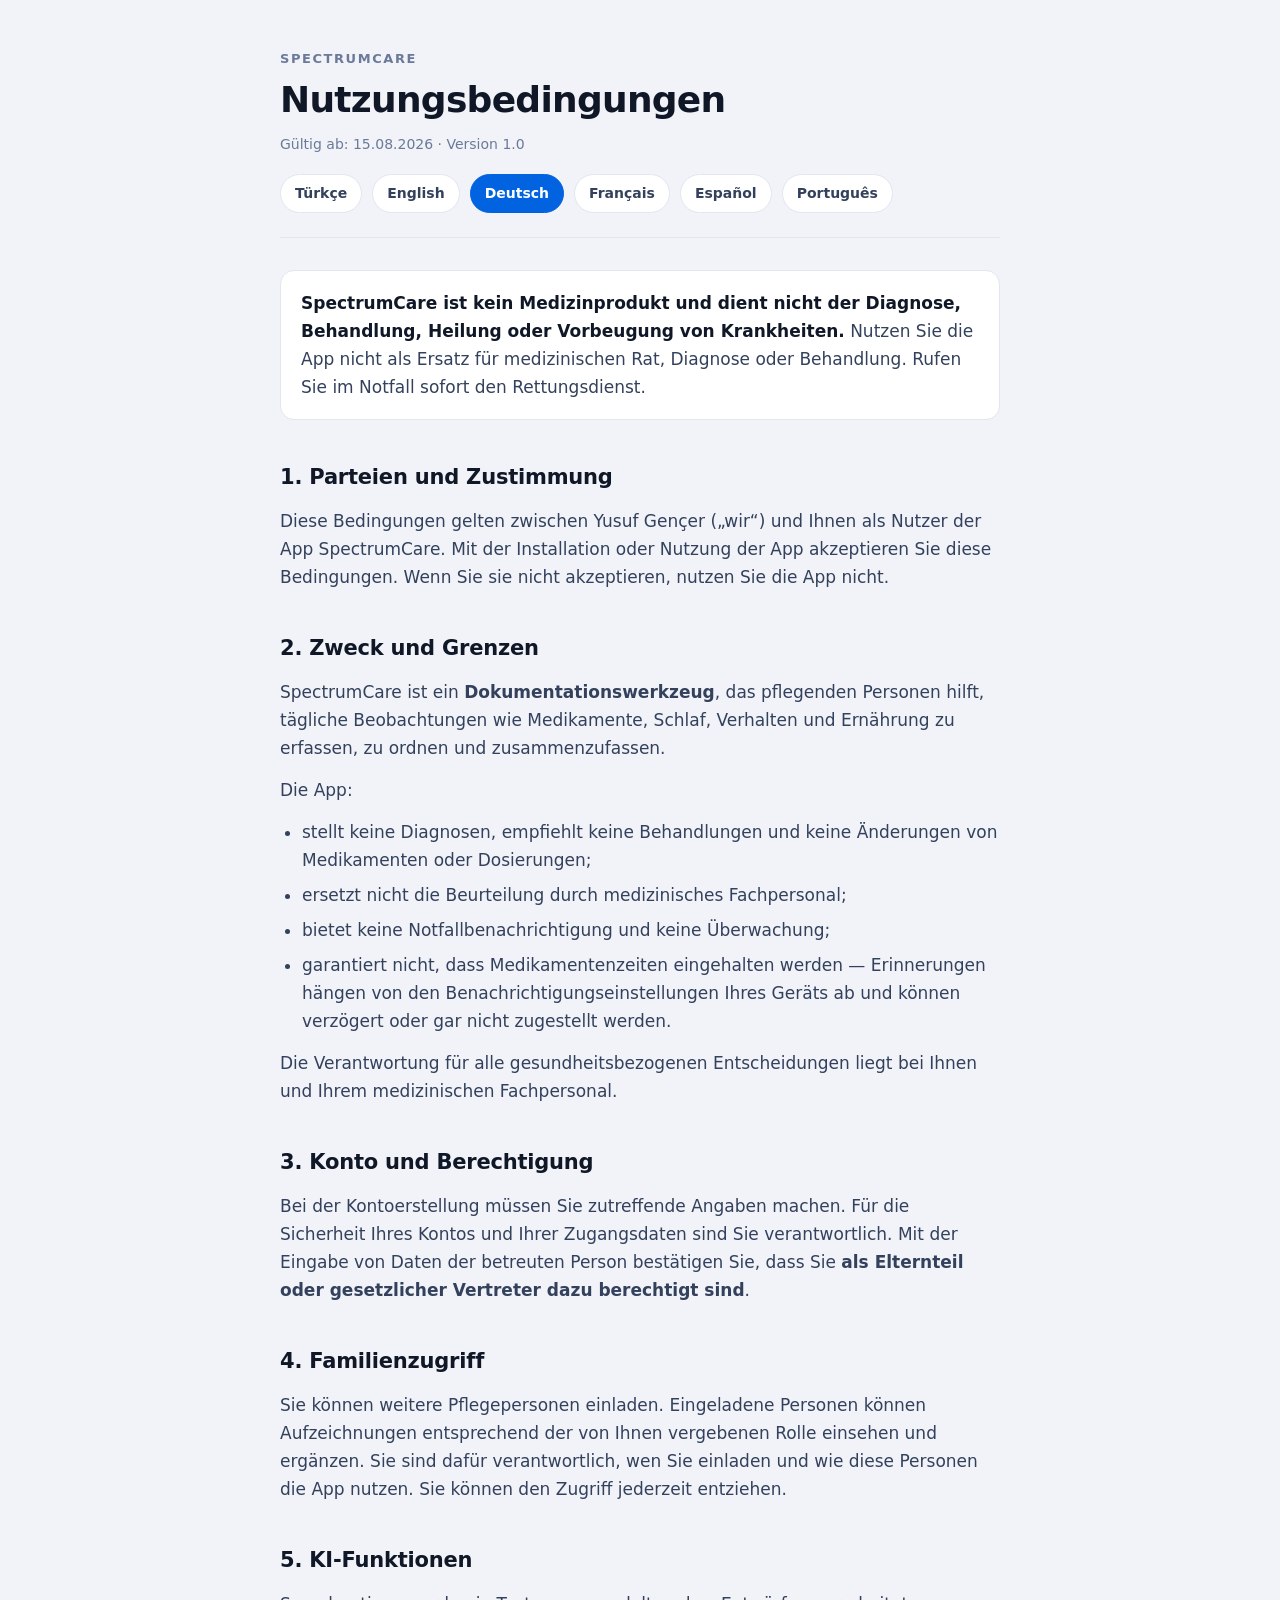
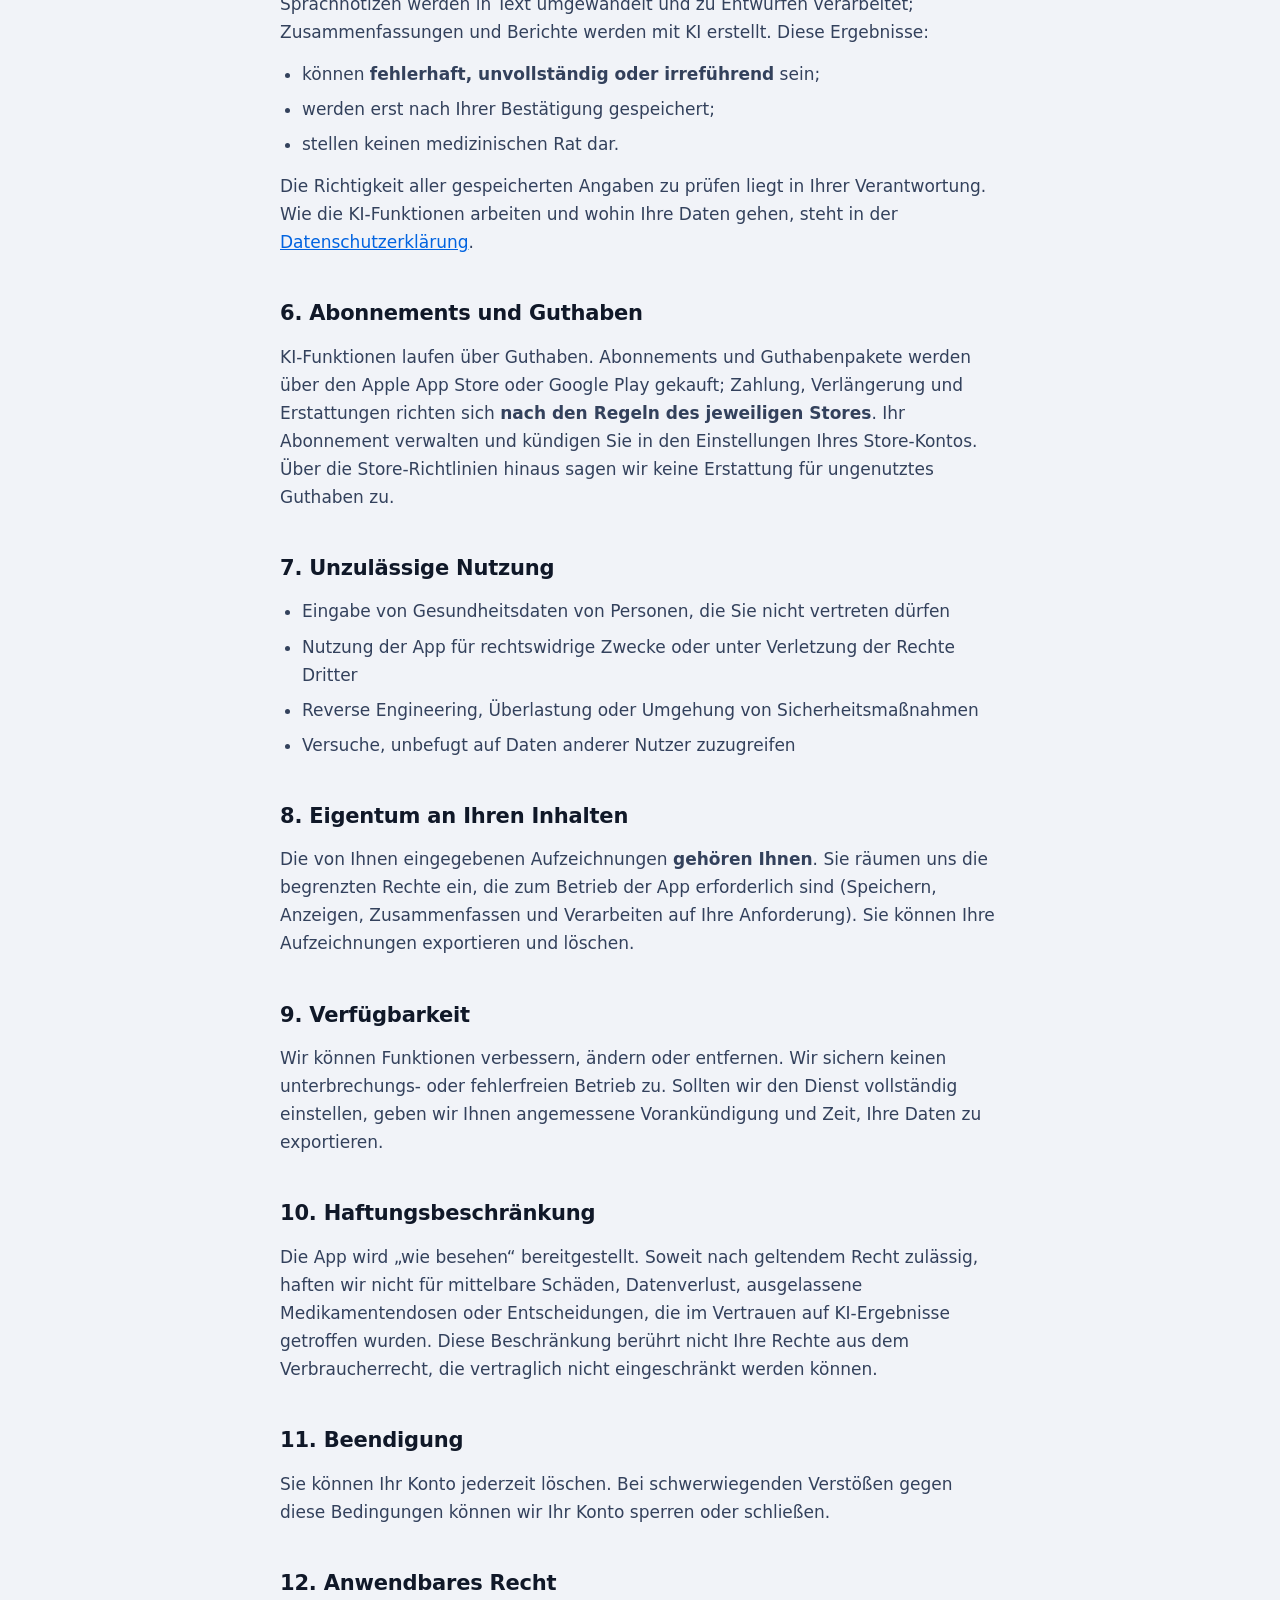
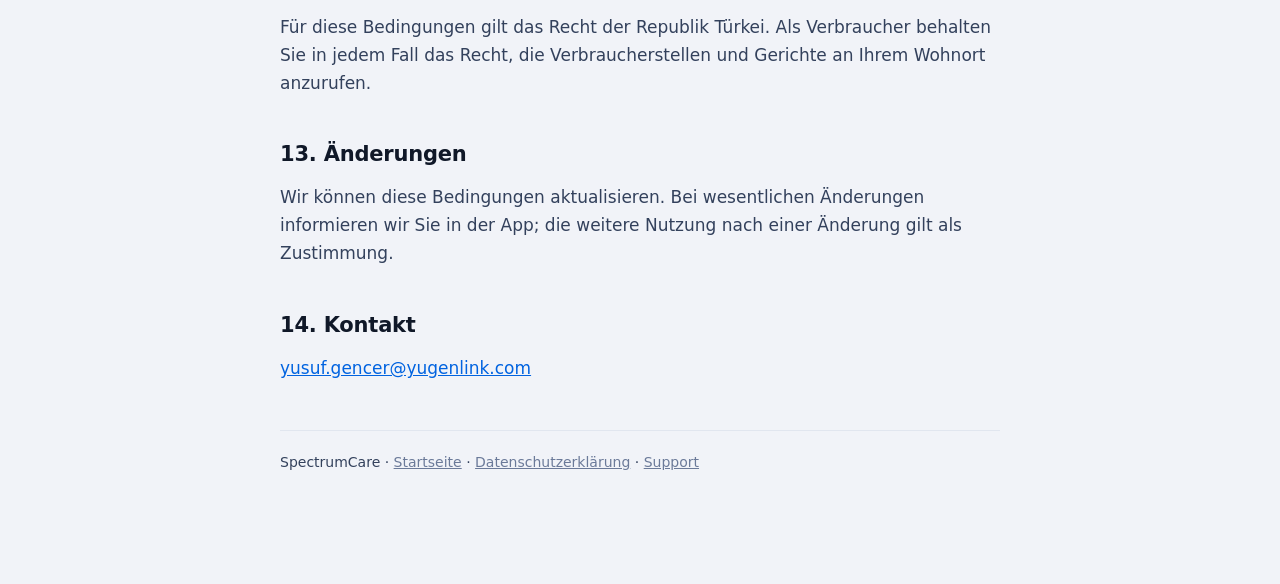
<file: nutzungsbedingungen.html>
<!doctype html>
<html lang="de">
<head>
<meta charset="utf-8">
<meta name="viewport" content="width=device-width, initial-scale=1">
<title>Nutzungsbedingungen — SpectrumCare</title>
<link rel="stylesheet" href="style.css">
</head>
<body>
<div class="wrap">

<header>
  <p class="brand">SpectrumCare</p>
  <h1>Nutzungsbedingungen</h1>
  <p class="updated">Gültig ab: 15.08.2026 · Version 1.0</p>
  <nav class="lang">
    <a href="kosullar.html">Türkçe</a>
    <a href="terms.html">English</a>
    <a href="nutzungsbedingungen.html" aria-current="page">Deutsch</a>
    <a href="conditions.html">Français</a>
    <a href="terminos.html">Español</a>
    <a href="termos.html">Português</a>
  </nav>
</header>

<div class="callout">
  <p><strong>SpectrumCare ist kein Medizinprodukt und dient nicht der Diagnose, Behandlung, Heilung oder Vorbeugung von Krankheiten.</strong> Nutzen Sie die App nicht als Ersatz für medizinischen Rat, Diagnose oder Behandlung. Rufen Sie im Notfall sofort den Rettungsdienst.</p>
</div>

<h2>1. Parteien und Zustimmung</h2>
<p>Diese Bedingungen gelten zwischen Yusuf Gençer („wir“) und Ihnen als Nutzer der App SpectrumCare. Mit der Installation oder Nutzung der App akzeptieren Sie diese Bedingungen. Wenn Sie sie nicht akzeptieren, nutzen Sie die App nicht.</p>

<h2>2. Zweck und Grenzen</h2>
<p>SpectrumCare ist ein <strong>Dokumentationswerkzeug</strong>, das pflegenden Personen hilft, tägliche Beobachtungen wie Medikamente, Schlaf, Verhalten und Ernährung zu erfassen, zu ordnen und zusammenzufassen.</p>
<p>Die App:</p>
<ul>
  <li>stellt keine Diagnosen, empfiehlt keine Behandlungen und keine Änderungen von Medikamenten oder Dosierungen;</li>
  <li>ersetzt nicht die Beurteilung durch medizinisches Fachpersonal;</li>
  <li>bietet keine Notfallbenachrichtigung und keine Überwachung;</li>
  <li>garantiert nicht, dass Medikamentenzeiten eingehalten werden — Erinnerungen hängen von den Benachrichtigungseinstellungen Ihres Geräts ab und können verzögert oder gar nicht zugestellt werden.</li>
</ul>
<p>Die Verantwortung für alle gesundheitsbezogenen Entscheidungen liegt bei Ihnen und Ihrem medizinischen Fachpersonal.</p>

<h2>3. Konto und Berechtigung</h2>
<p>Bei der Kontoerstellung müssen Sie zutreffende Angaben machen. Für die Sicherheit Ihres Kontos und Ihrer Zugangsdaten sind Sie verantwortlich. Mit der Eingabe von Daten der betreuten Person bestätigen Sie, dass Sie <strong>als Elternteil oder gesetzlicher Vertreter dazu berechtigt sind</strong>.</p>

<h2>4. Familienzugriff</h2>
<p>Sie können weitere Pflegepersonen einladen. Eingeladene Personen können Aufzeichnungen entsprechend der von Ihnen vergebenen Rolle einsehen und ergänzen. Sie sind dafür verantwortlich, wen Sie einladen und wie diese Personen die App nutzen. Sie können den Zugriff jederzeit entziehen.</p>

<h2>5. KI-Funktionen</h2>
<p>Sprachnotizen werden in Text umgewandelt und zu Entwürfen verarbeitet; Zusammenfassungen und Berichte werden mit KI erstellt. Diese Ergebnisse:</p>
<ul>
  <li>können <strong>fehlerhaft, unvollständig oder irreführend</strong> sein;</li>
  <li>werden erst nach Ihrer Bestätigung gespeichert;</li>
  <li>stellen keinen medizinischen Rat dar.</li>
</ul>
<p>Die Richtigkeit aller gespeicherten Angaben zu prüfen liegt in Ihrer Verantwortung. Wie die KI-Funktionen arbeiten und wohin Ihre Daten gehen, steht in der <a href="datenschutz.html">Datenschutzerklärung</a>.</p>

<h2>6. Abonnements und Guthaben</h2>
<p>KI-Funktionen laufen über Guthaben. Abonnements und Guthabenpakete werden über den Apple App Store oder Google Play gekauft; Zahlung, Verlängerung und Erstattungen richten sich <strong>nach den Regeln des jeweiligen Stores</strong>. Ihr Abonnement verwalten und kündigen Sie in den Einstellungen Ihres Store-Kontos. Über die Store-Richtlinien hinaus sagen wir keine Erstattung für ungenutztes Guthaben zu.</p>

<h2>7. Unzulässige Nutzung</h2>
<ul>
  <li>Eingabe von Gesundheitsdaten von Personen, die Sie nicht vertreten dürfen</li>
  <li>Nutzung der App für rechtswidrige Zwecke oder unter Verletzung der Rechte Dritter</li>
  <li>Reverse Engineering, Überlastung oder Umgehung von Sicherheitsmaßnahmen</li>
  <li>Versuche, unbefugt auf Daten anderer Nutzer zuzugreifen</li>
</ul>

<h2>8. Eigentum an Ihren Inhalten</h2>
<p>Die von Ihnen eingegebenen Aufzeichnungen <strong>gehören Ihnen</strong>. Sie räumen uns die begrenzten Rechte ein, die zum Betrieb der App erforderlich sind (Speichern, Anzeigen, Zusammenfassen und Verarbeiten auf Ihre Anforderung). Sie können Ihre Aufzeichnungen exportieren und löschen.</p>

<h2>9. Verfügbarkeit</h2>
<p>Wir können Funktionen verbessern, ändern oder entfernen. Wir sichern keinen unterbrechungs- oder fehlerfreien Betrieb zu. Sollten wir den Dienst vollständig einstellen, geben wir Ihnen angemessene Vorankündigung und Zeit, Ihre Daten zu exportieren.</p>

<h2>10. Haftungsbeschränkung</h2>
<p>Die App wird „wie besehen“ bereitgestellt. Soweit nach geltendem Recht zulässig, haften wir nicht für mittelbare Schäden, Datenverlust, ausgelassene Medikamentendosen oder Entscheidungen, die im Vertrauen auf KI-Ergebnisse getroffen wurden. Diese Beschränkung berührt nicht Ihre Rechte aus dem Verbraucherrecht, die vertraglich nicht eingeschränkt werden können.</p>

<h2>11. Beendigung</h2>
<p>Sie können Ihr Konto jederzeit löschen. Bei schwerwiegenden Verstößen gegen diese Bedingungen können wir Ihr Konto sperren oder schließen.</p>

<h2>12. Anwendbares Recht</h2>
<p>Für diese Bedingungen gilt das Recht der Republik Türkei. Als Verbraucher behalten Sie in jedem Fall das Recht, die Verbraucherstellen und Gerichte an Ihrem Wohnort anzurufen.</p>

<h2>13. Änderungen</h2>
<p>Wir können diese Bedingungen aktualisieren. Bei wesentlichen Änderungen informieren wir Sie in der App; die weitere Nutzung nach einer Änderung gilt als Zustimmung.</p>

<h2>14. Kontakt</h2>
<p><a href="mailto:yusuf.gencer@yugenlink.com">yusuf.gencer@yugenlink.com</a></p>

<footer>
  <p>SpectrumCare · <a href="index.html">Startseite</a> · <a href="datenschutz.html">Datenschutzerklärung</a> · <a href="destek.html">Support</a></p>
</footer>

</div>
</body>
</html>
</file>
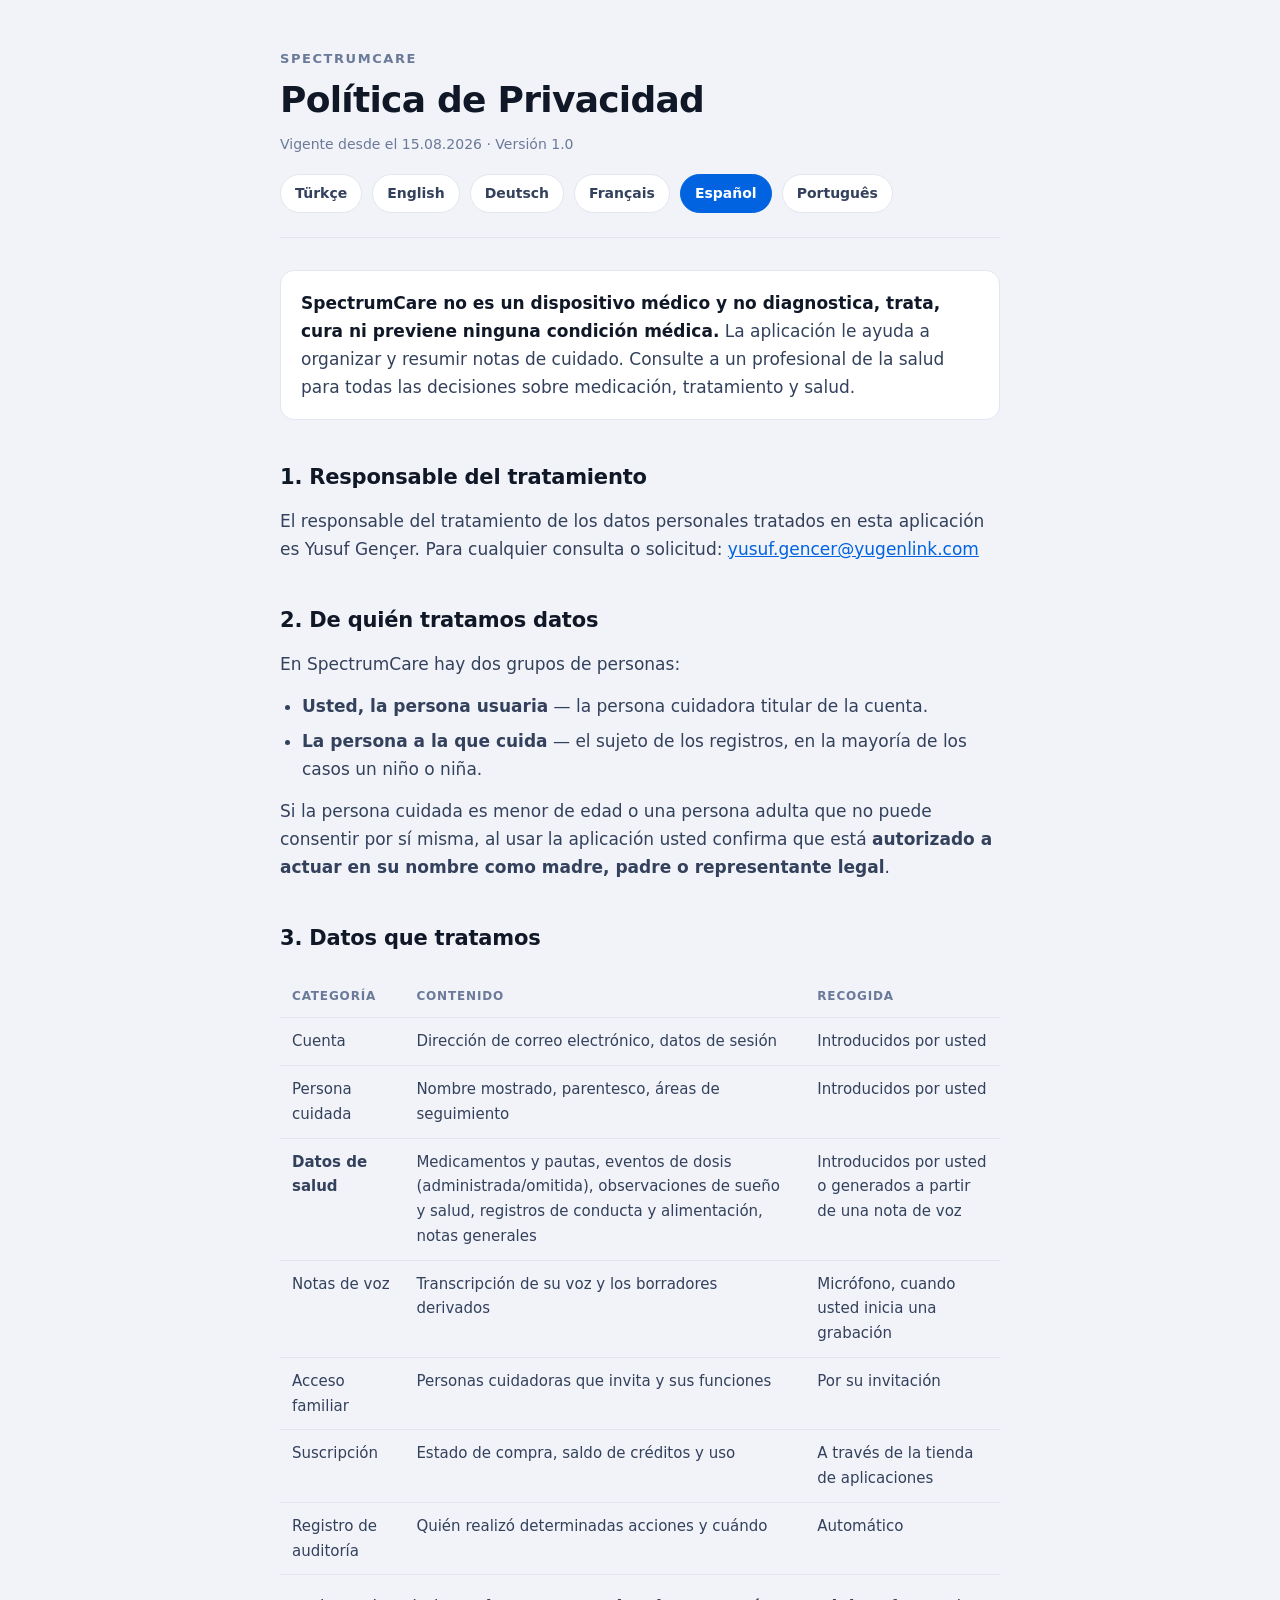
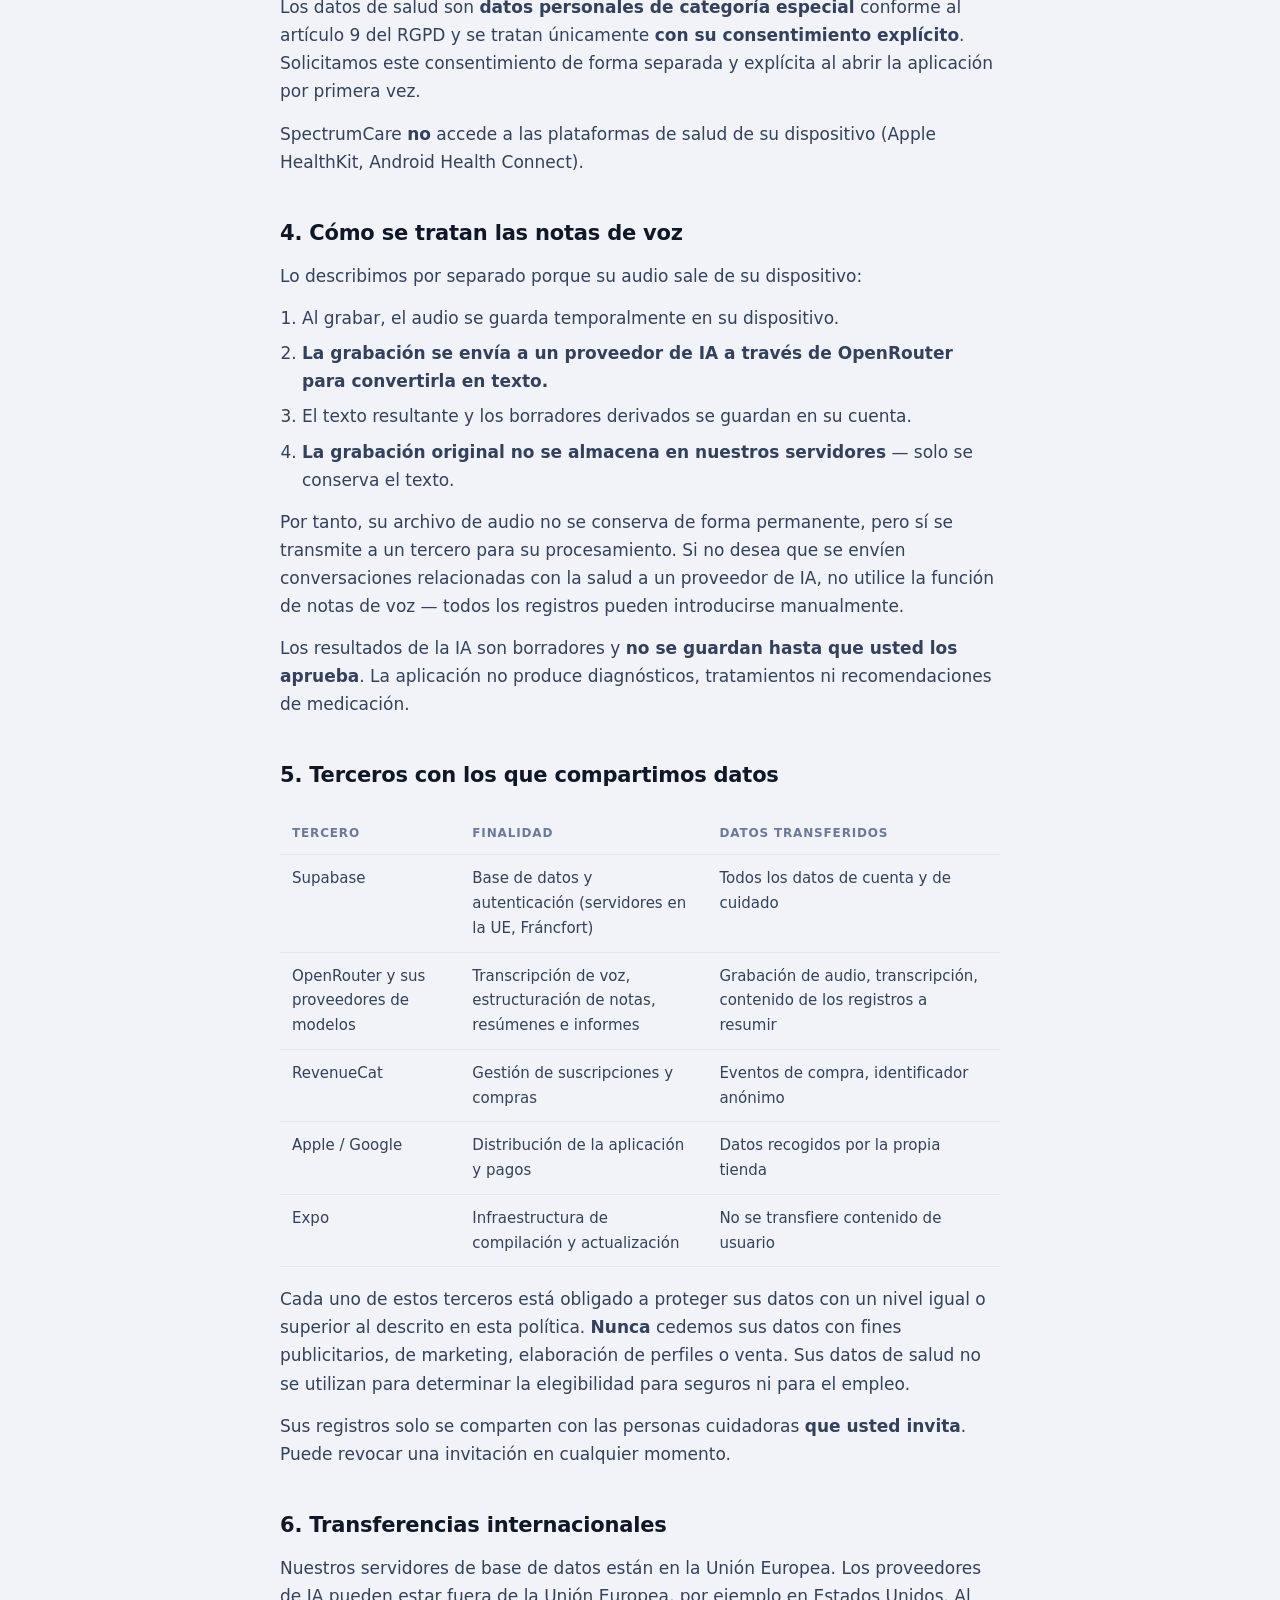
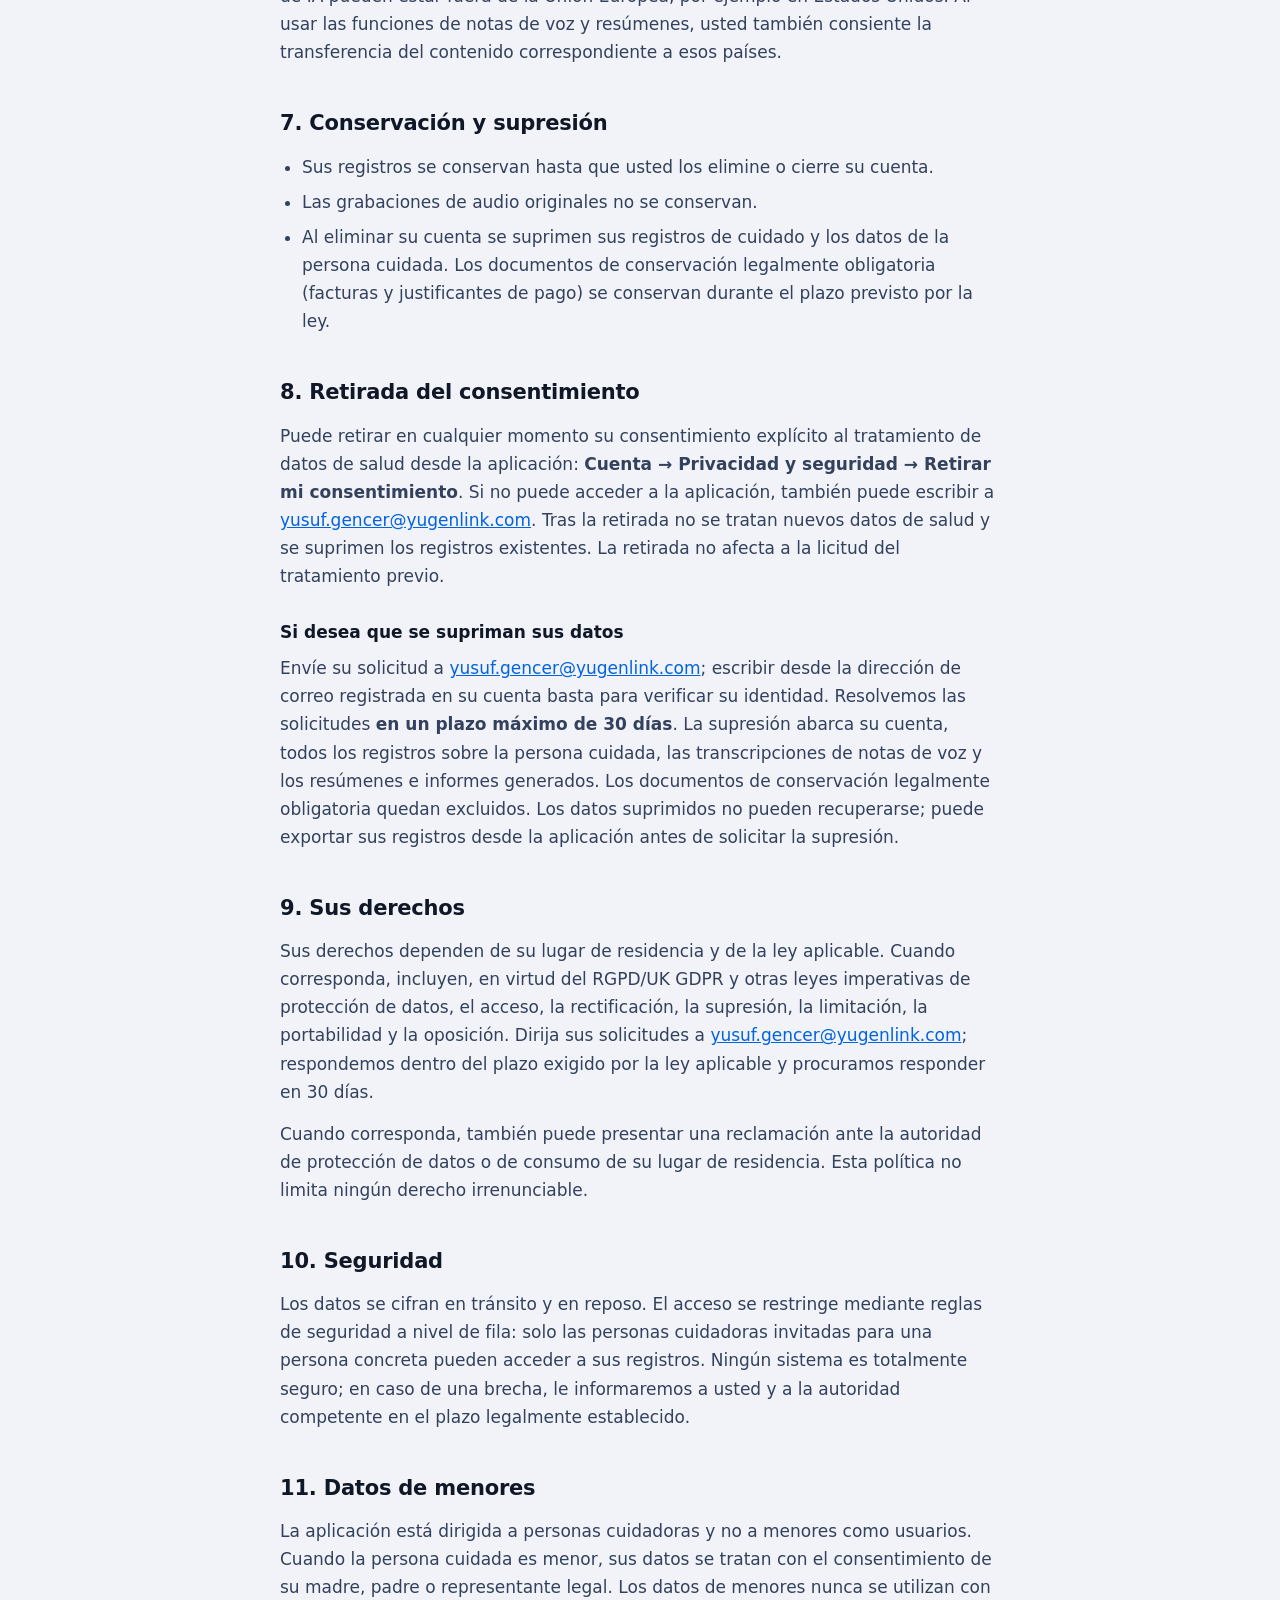
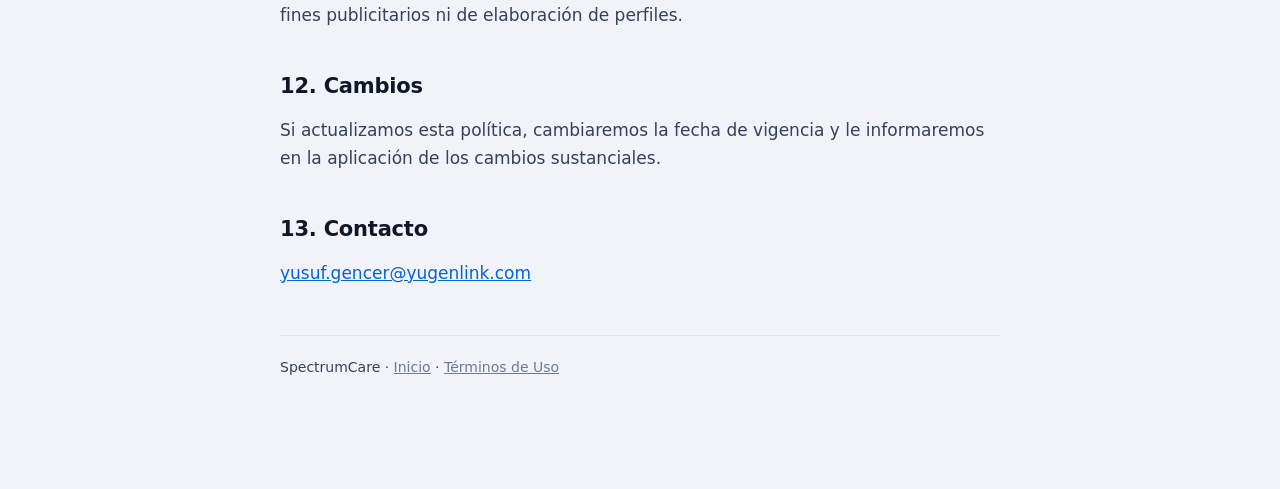
<file: privacidad.html>
<!doctype html>
<html lang="es">
<head>
<meta charset="utf-8">
<meta name="viewport" content="width=device-width, initial-scale=1">
<title>Política de Privacidad — SpectrumCare</title>
<link rel="stylesheet" href="style.css">
</head>
<body>
<div class="wrap">

<header>
  <p class="brand">SpectrumCare</p>
  <h1>Política de Privacidad</h1>
  <p class="updated">Vigente desde el 15.08.2026 · Versión 1.0</p>
  <nav class="lang">
    <a href="gizlilik.html">Türkçe</a>
    <a href="privacy.html">English</a>
    <a href="datenschutz.html">Deutsch</a>
    <a href="confidentialite.html">Français</a>
    <a href="privacidad.html" aria-current="page">Español</a>
    <a href="privacidade.html">Português</a>
  </nav>
</header>

<div class="callout">
  <p><strong>SpectrumCare no es un dispositivo médico y no diagnostica, trata, cura ni previene ninguna condición médica.</strong> La aplicación le ayuda a organizar y resumir notas de cuidado. Consulte a un profesional de la salud para todas las decisiones sobre medicación, tratamiento y salud.</p>
</div>

<h2>1. Responsable del tratamiento</h2>
<p>El responsable del tratamiento de los datos personales tratados en esta aplicación es Yusuf Gençer. Para cualquier consulta o solicitud: <a href="mailto:yusuf.gencer@yugenlink.com">yusuf.gencer@yugenlink.com</a></p>

<h2>2. De quién tratamos datos</h2>
<p>En SpectrumCare hay dos grupos de personas:</p>
<ul>
  <li><strong>Usted, la persona usuaria</strong> — la persona cuidadora titular de la cuenta.</li>
  <li><strong>La persona a la que cuida</strong> — el sujeto de los registros, en la mayoría de los casos un niño o niña.</li>
</ul>
<p>Si la persona cuidada es menor de edad o una persona adulta que no puede consentir por sí misma, al usar la aplicación usted confirma que está <strong>autorizado a actuar en su nombre como madre, padre o representante legal</strong>.</p>

<h2>3. Datos que tratamos</h2>
<div class="scroll">
<table>
  <thead><tr><th>Categoría</th><th>Contenido</th><th>Recogida</th></tr></thead>
  <tbody>
    <tr><td>Cuenta</td><td>Dirección de correo electrónico, datos de sesión</td><td>Introducidos por usted</td></tr>
    <tr><td>Persona cuidada</td><td>Nombre mostrado, parentesco, áreas de seguimiento</td><td>Introducidos por usted</td></tr>
    <tr><td><strong>Datos de salud</strong></td><td>Medicamentos y pautas, eventos de dosis (administrada/omitida), observaciones de sueño y salud, registros de conducta y alimentación, notas generales</td><td>Introducidos por usted o generados a partir de una nota de voz</td></tr>
    <tr><td>Notas de voz</td><td>Transcripción de su voz y los borradores derivados</td><td>Micrófono, cuando usted inicia una grabación</td></tr>
    <tr><td>Acceso familiar</td><td>Personas cuidadoras que invita y sus funciones</td><td>Por su invitación</td></tr>
    <tr><td>Suscripción</td><td>Estado de compra, saldo de créditos y uso</td><td>A través de la tienda de aplicaciones</td></tr>
    <tr><td>Registro de auditoría</td><td>Quién realizó determinadas acciones y cuándo</td><td>Automático</td></tr>
  </tbody>
</table>
</div>
<p>Los datos de salud son <strong>datos personales de categoría especial</strong> conforme al artículo 9 del RGPD y se tratan únicamente <strong>con su consentimiento explícito</strong>. Solicitamos este consentimiento de forma separada y explícita al abrir la aplicación por primera vez.</p>
<p>SpectrumCare <strong>no</strong> accede a las plataformas de salud de su dispositivo (Apple HealthKit, Android Health Connect).</p>

<h2>4. Cómo se tratan las notas de voz</h2>
<p>Lo describimos por separado porque su audio sale de su dispositivo:</p>
<ol>
  <li>Al grabar, el audio se guarda temporalmente en su dispositivo.</li>
  <li><strong>La grabación se envía a un proveedor de IA a través de OpenRouter para convertirla en texto.</strong></li>
  <li>El texto resultante y los borradores derivados se guardan en su cuenta.</li>
  <li><strong>La grabación original no se almacena en nuestros servidores</strong> — solo se conserva el texto.</li>
</ol>
<p>Por tanto, su archivo de audio no se conserva de forma permanente, pero sí se transmite a un tercero para su procesamiento. Si no desea que se envíen conversaciones relacionadas con la salud a un proveedor de IA, no utilice la función de notas de voz — todos los registros pueden introducirse manualmente.</p>
<p>Los resultados de la IA son borradores y <strong>no se guardan hasta que usted los aprueba</strong>. La aplicación no produce diagnósticos, tratamientos ni recomendaciones de medicación.</p>

<h2>5. Terceros con los que compartimos datos</h2>
<div class="scroll">
<table>
  <thead><tr><th>Tercero</th><th>Finalidad</th><th>Datos transferidos</th></tr></thead>
  <tbody>
    <tr><td>Supabase</td><td>Base de datos y autenticación (servidores en la UE, Fráncfort)</td><td>Todos los datos de cuenta y de cuidado</td></tr>
    <tr><td>OpenRouter y sus proveedores de modelos</td><td>Transcripción de voz, estructuración de notas, resúmenes e informes</td><td>Grabación de audio, transcripción, contenido de los registros a resumir</td></tr>
    <tr><td>RevenueCat</td><td>Gestión de suscripciones y compras</td><td>Eventos de compra, identificador anónimo</td></tr>
    <tr><td>Apple / Google</td><td>Distribución de la aplicación y pagos</td><td>Datos recogidos por la propia tienda</td></tr>
    <tr><td>Expo</td><td>Infraestructura de compilación y actualización</td><td>No se transfiere contenido de usuario</td></tr>
  </tbody>
</table>
</div>
<p>Cada uno de estos terceros está obligado a proteger sus datos con un nivel igual o superior al descrito en esta política. <strong>Nunca</strong> cedemos sus datos con fines publicitarios, de marketing, elaboración de perfiles o venta. Sus datos de salud no se utilizan para determinar la elegibilidad para seguros ni para el empleo.</p>
<p>Sus registros solo se comparten con las personas cuidadoras <strong>que usted invita</strong>. Puede revocar una invitación en cualquier momento.</p>

<h2>6. Transferencias internacionales</h2>
<p>Nuestros servidores de base de datos están en la Unión Europea. Los proveedores de IA pueden estar fuera de la Unión Europea, por ejemplo en Estados Unidos. Al usar las funciones de notas de voz y resúmenes, usted también consiente la transferencia del contenido correspondiente a esos países.</p>

<h2>7. Conservación y supresión</h2>
<ul>
  <li>Sus registros se conservan hasta que usted los elimine o cierre su cuenta.</li>
  <li>Las grabaciones de audio originales no se conservan.</li>
  <li>Al eliminar su cuenta se suprimen sus registros de cuidado y los datos de la persona cuidada. Los documentos de conservación legalmente obligatoria (facturas y justificantes de pago) se conservan durante el plazo previsto por la ley.</li>
</ul>

<h2>8. Retirada del consentimiento</h2>
<p>Puede retirar en cualquier momento su consentimiento explícito al tratamiento de datos de salud desde la aplicación: <strong>Cuenta → Privacidad y seguridad → Retirar mi consentimiento</strong>. Si no puede acceder a la aplicación, también puede escribir a <a href="mailto:yusuf.gencer@yugenlink.com">yusuf.gencer@yugenlink.com</a>. Tras la retirada no se tratan nuevos datos de salud y se suprimen los registros existentes. La retirada no afecta a la licitud del tratamiento previo.</p>

<h3>Si desea que se supriman sus datos</h3>
<p>Envíe su solicitud a <a href="mailto:yusuf.gencer@yugenlink.com">yusuf.gencer@yugenlink.com</a>; escribir desde la dirección de correo registrada en su cuenta basta para verificar su identidad. Resolvemos las solicitudes <strong>en un plazo máximo de 30 días</strong>. La supresión abarca su cuenta, todos los registros sobre la persona cuidada, las transcripciones de notas de voz y los resúmenes e informes generados. Los documentos de conservación legalmente obligatoria quedan excluidos. Los datos suprimidos no pueden recuperarse; puede exportar sus registros desde la aplicación antes de solicitar la supresión.</p>

<h2>9. Sus derechos</h2>
<p>Sus derechos dependen de su lugar de residencia y de la ley aplicable. Cuando corresponda, incluyen, en virtud del RGPD/UK GDPR y otras leyes imperativas de protección de datos, el acceso, la rectificación, la supresión, la limitación, la portabilidad y la oposición. Dirija sus solicitudes a <a href="mailto:yusuf.gencer@yugenlink.com">yusuf.gencer@yugenlink.com</a>; respondemos dentro del plazo exigido por la ley aplicable y procuramos responder en 30 días.</p>
<p>Cuando corresponda, también puede presentar una reclamación ante la autoridad de protección de datos o de consumo de su lugar de residencia. Esta política no limita ningún derecho irrenunciable.</p>

<h2>10. Seguridad</h2>
<p>Los datos se cifran en tránsito y en reposo. El acceso se restringe mediante reglas de seguridad a nivel de fila: solo las personas cuidadoras invitadas para una persona concreta pueden acceder a sus registros. Ningún sistema es totalmente seguro; en caso de una brecha, le informaremos a usted y a la autoridad competente en el plazo legalmente establecido.</p>

<h2>11. Datos de menores</h2>
<p>La aplicación está dirigida a personas cuidadoras y no a menores como usuarios. Cuando la persona cuidada es menor, sus datos se tratan con el consentimiento de su madre, padre o representante legal. Los datos de menores nunca se utilizan con fines publicitarios ni de elaboración de perfiles.</p>

<h2>12. Cambios</h2>
<p>Si actualizamos esta política, cambiaremos la fecha de vigencia y le informaremos en la aplicación de los cambios sustanciales.</p>

<h2>13. Contacto</h2>
<p><a href="mailto:yusuf.gencer@yugenlink.com">yusuf.gencer@yugenlink.com</a></p>

<footer>
  <p>SpectrumCare · <a href="index.html">Inicio</a> · <a href="terminos.html">Términos de Uso</a></p>
</footer>

</div>
</body>
</html>
</file>
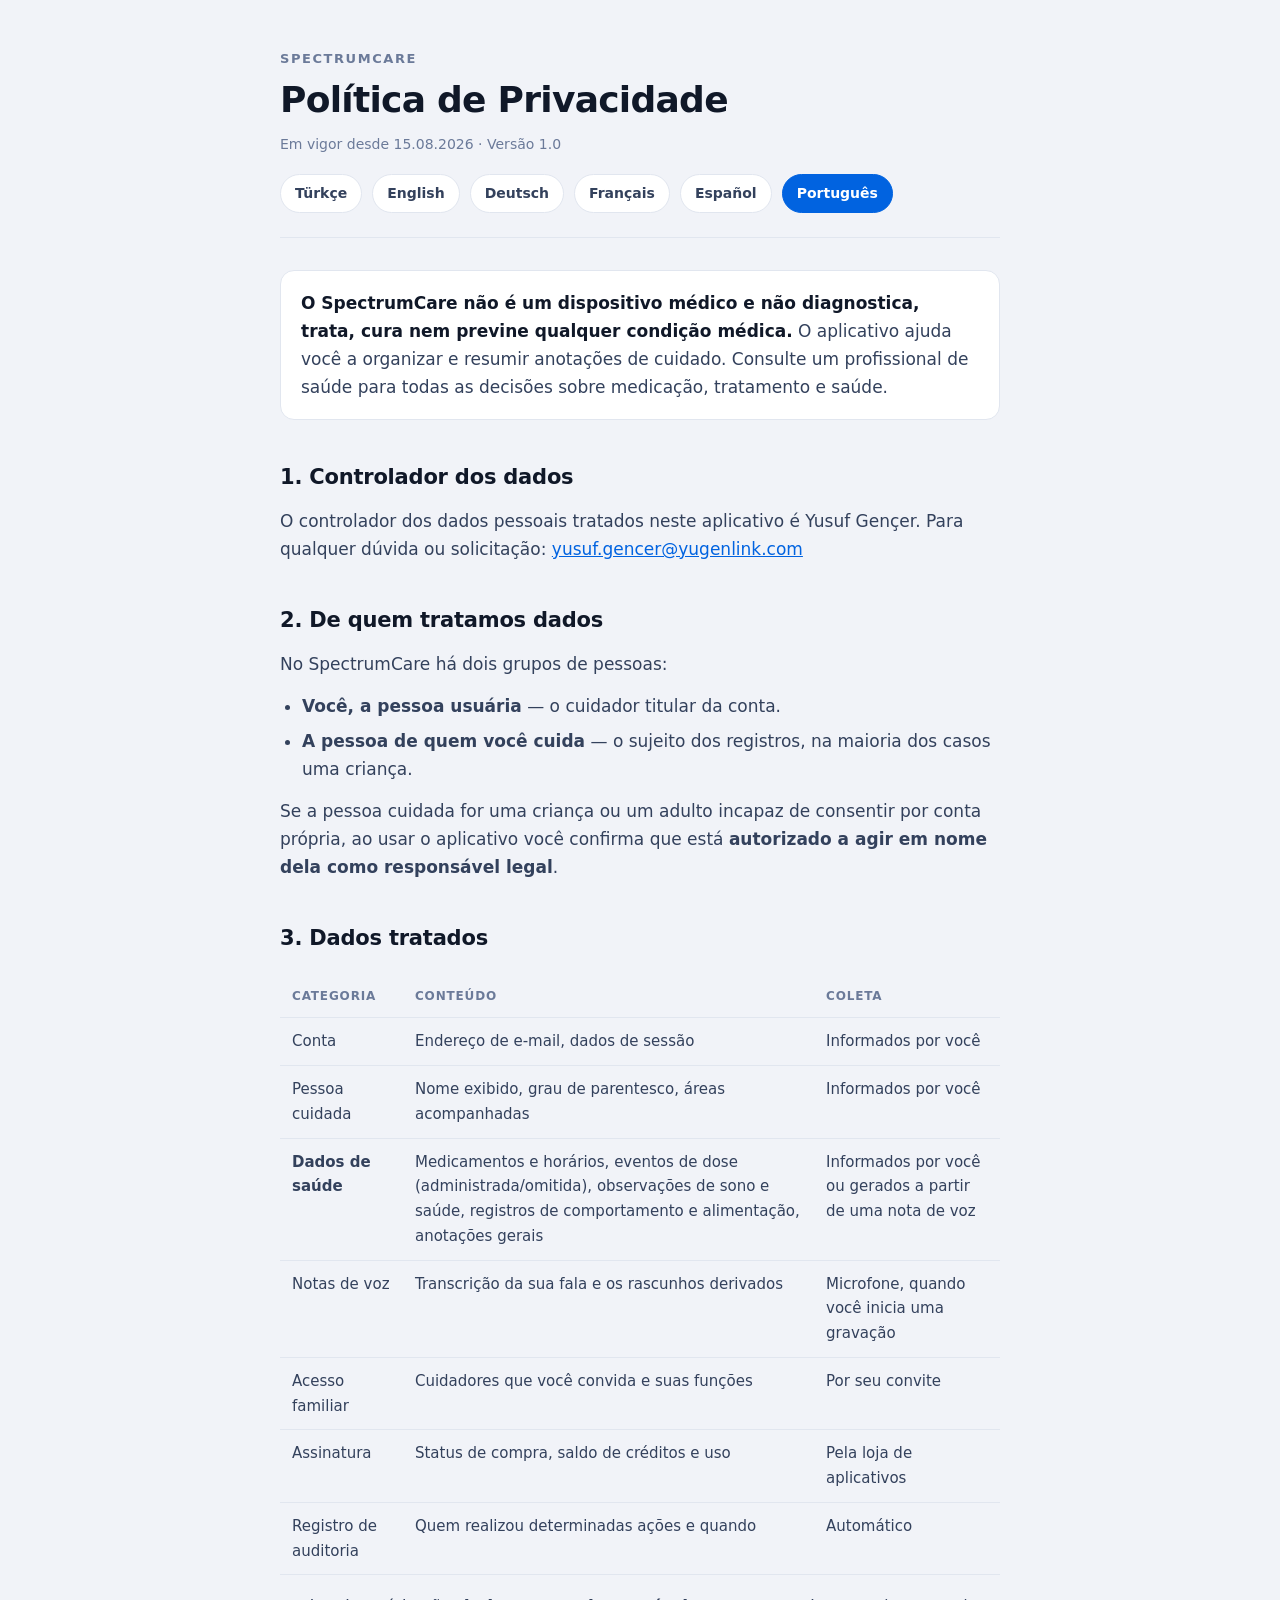
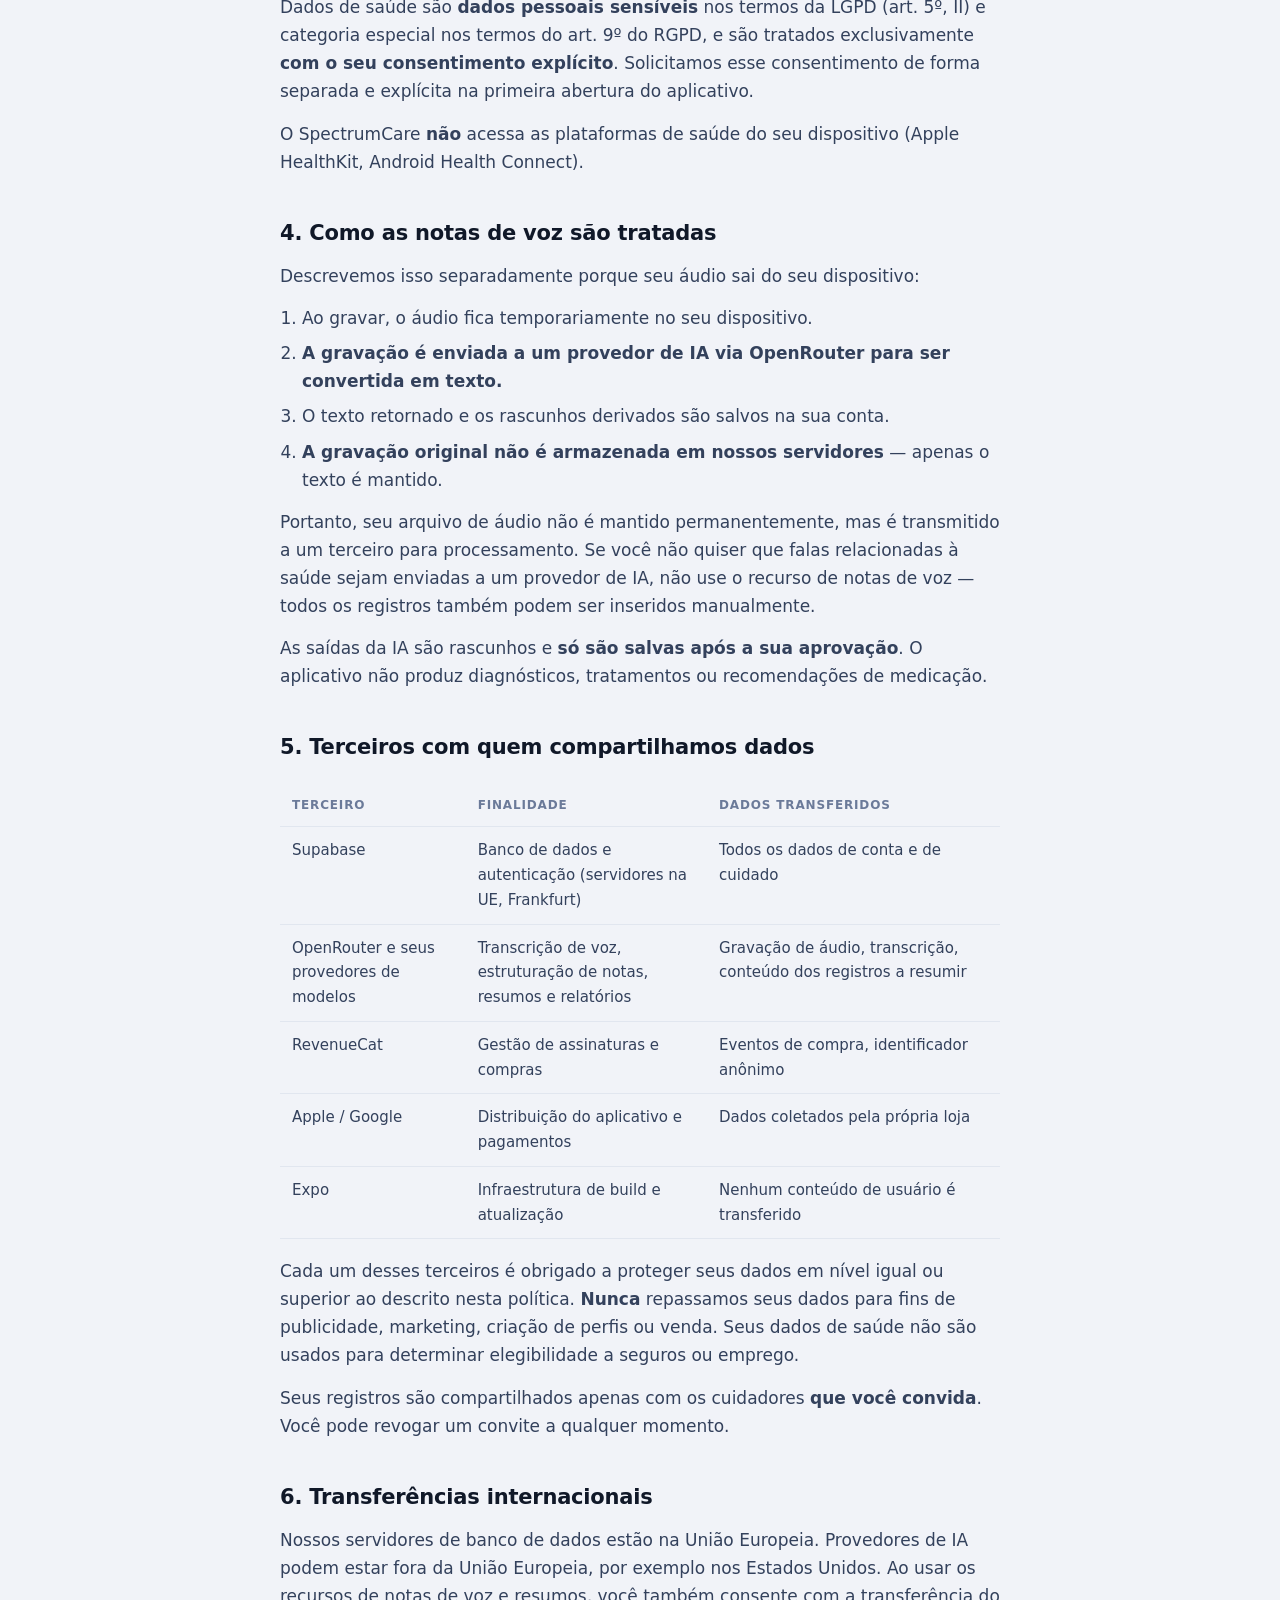
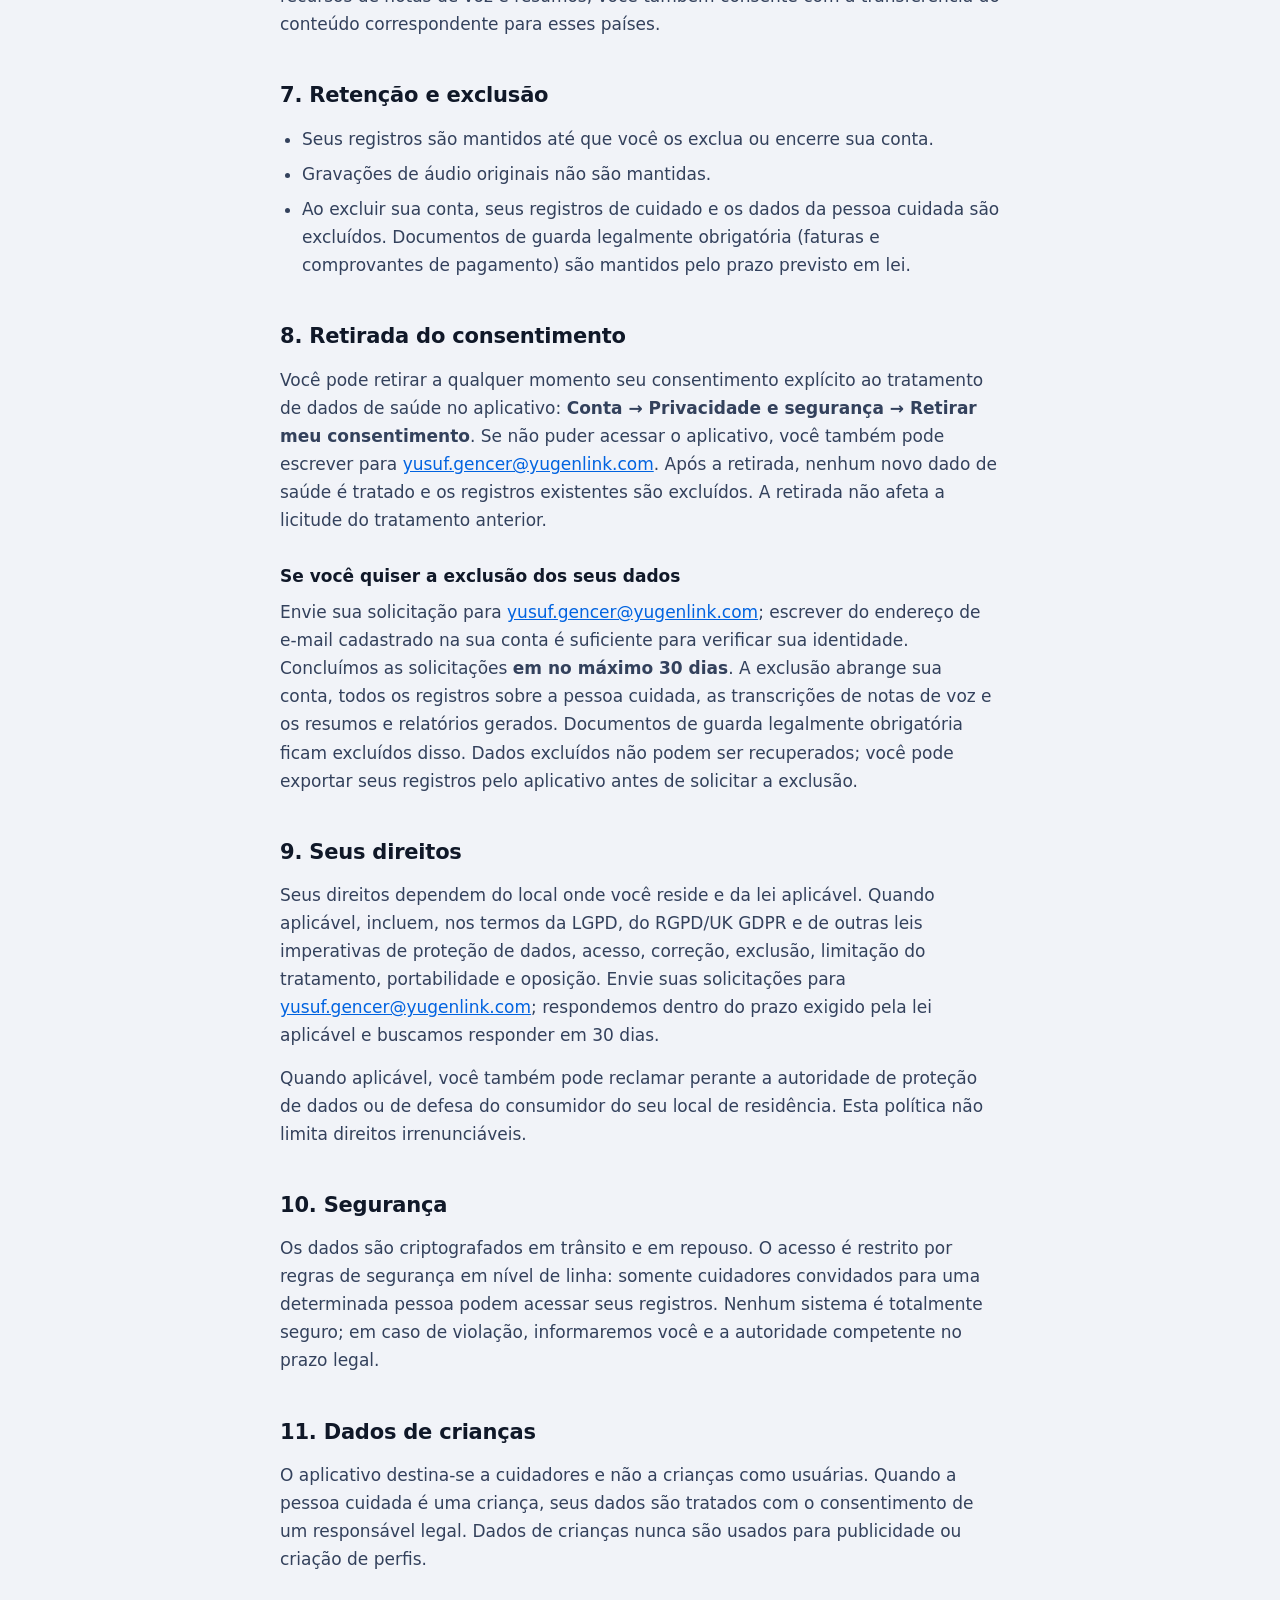
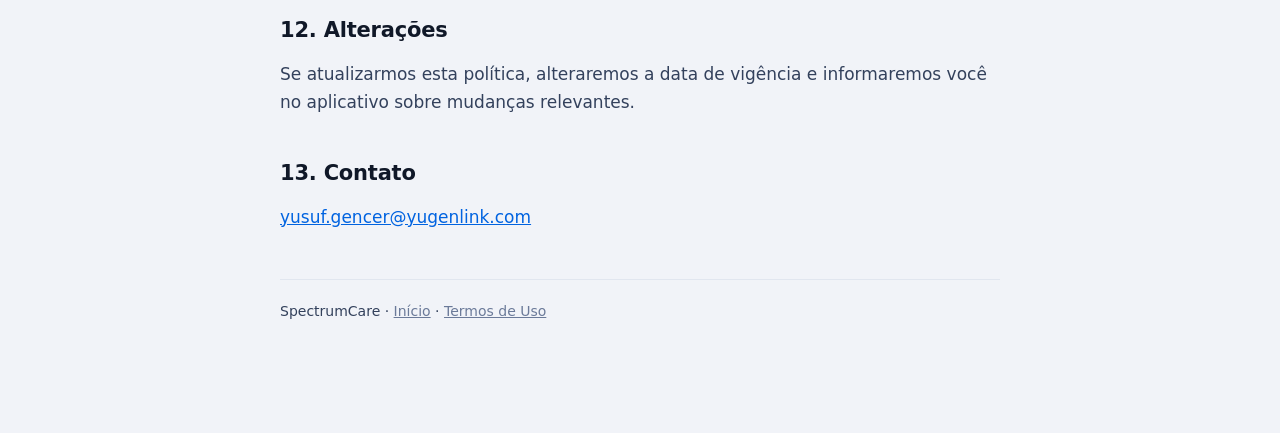
<file: privacidade.html>
<!doctype html>
<html lang="pt-BR">
<head>
<meta charset="utf-8">
<meta name="viewport" content="width=device-width, initial-scale=1">
<title>Política de Privacidade — SpectrumCare</title>
<link rel="stylesheet" href="style.css">
</head>
<body>
<div class="wrap">

<header>
  <p class="brand">SpectrumCare</p>
  <h1>Política de Privacidade</h1>
  <p class="updated">Em vigor desde 15.08.2026 · Versão 1.0</p>
  <nav class="lang">
    <a href="gizlilik.html">Türkçe</a>
    <a href="privacy.html">English</a>
    <a href="datenschutz.html">Deutsch</a>
    <a href="confidentialite.html">Français</a>
    <a href="privacidad.html">Español</a>
    <a href="privacidade.html" aria-current="page">Português</a>
  </nav>
</header>

<div class="callout">
  <p><strong>O SpectrumCare não é um dispositivo médico e não diagnostica, trata, cura nem previne qualquer condição médica.</strong> O aplicativo ajuda você a organizar e resumir anotações de cuidado. Consulte um profissional de saúde para todas as decisões sobre medicação, tratamento e saúde.</p>
</div>

<h2>1. Controlador dos dados</h2>
<p>O controlador dos dados pessoais tratados neste aplicativo é Yusuf Gençer. Para qualquer dúvida ou solicitação: <a href="mailto:yusuf.gencer@yugenlink.com">yusuf.gencer@yugenlink.com</a></p>

<h2>2. De quem tratamos dados</h2>
<p>No SpectrumCare há dois grupos de pessoas:</p>
<ul>
  <li><strong>Você, a pessoa usuária</strong> — o cuidador titular da conta.</li>
  <li><strong>A pessoa de quem você cuida</strong> — o sujeito dos registros, na maioria dos casos uma criança.</li>
</ul>
<p>Se a pessoa cuidada for uma criança ou um adulto incapaz de consentir por conta própria, ao usar o aplicativo você confirma que está <strong>autorizado a agir em nome dela como responsável legal</strong>.</p>

<h2>3. Dados tratados</h2>
<div class="scroll">
<table>
  <thead><tr><th>Categoria</th><th>Conteúdo</th><th>Coleta</th></tr></thead>
  <tbody>
    <tr><td>Conta</td><td>Endereço de e-mail, dados de sessão</td><td>Informados por você</td></tr>
    <tr><td>Pessoa cuidada</td><td>Nome exibido, grau de parentesco, áreas acompanhadas</td><td>Informados por você</td></tr>
    <tr><td><strong>Dados de saúde</strong></td><td>Medicamentos e horários, eventos de dose (administrada/omitida), observações de sono e saúde, registros de comportamento e alimentação, anotações gerais</td><td>Informados por você ou gerados a partir de uma nota de voz</td></tr>
    <tr><td>Notas de voz</td><td>Transcrição da sua fala e os rascunhos derivados</td><td>Microfone, quando você inicia uma gravação</td></tr>
    <tr><td>Acesso familiar</td><td>Cuidadores que você convida e suas funções</td><td>Por seu convite</td></tr>
    <tr><td>Assinatura</td><td>Status de compra, saldo de créditos e uso</td><td>Pela loja de aplicativos</td></tr>
    <tr><td>Registro de auditoria</td><td>Quem realizou determinadas ações e quando</td><td>Automático</td></tr>
  </tbody>
</table>
</div>
<p>Dados de saúde são <strong>dados pessoais sensíveis</strong> nos termos da LGPD (art. 5º, II) e categoria especial nos termos do art. 9º do RGPD, e são tratados exclusivamente <strong>com o seu consentimento explícito</strong>. Solicitamos esse consentimento de forma separada e explícita na primeira abertura do aplicativo.</p>
<p>O SpectrumCare <strong>não</strong> acessa as plataformas de saúde do seu dispositivo (Apple HealthKit, Android Health Connect).</p>

<h2>4. Como as notas de voz são tratadas</h2>
<p>Descrevemos isso separadamente porque seu áudio sai do seu dispositivo:</p>
<ol>
  <li>Ao gravar, o áudio fica temporariamente no seu dispositivo.</li>
  <li><strong>A gravação é enviada a um provedor de IA via OpenRouter para ser convertida em texto.</strong></li>
  <li>O texto retornado e os rascunhos derivados são salvos na sua conta.</li>
  <li><strong>A gravação original não é armazenada em nossos servidores</strong> — apenas o texto é mantido.</li>
</ol>
<p>Portanto, seu arquivo de áudio não é mantido permanentemente, mas é transmitido a um terceiro para processamento. Se você não quiser que falas relacionadas à saúde sejam enviadas a um provedor de IA, não use o recurso de notas de voz — todos os registros também podem ser inseridos manualmente.</p>
<p>As saídas da IA são rascunhos e <strong>só são salvas após a sua aprovação</strong>. O aplicativo não produz diagnósticos, tratamentos ou recomendações de medicação.</p>

<h2>5. Terceiros com quem compartilhamos dados</h2>
<div class="scroll">
<table>
  <thead><tr><th>Terceiro</th><th>Finalidade</th><th>Dados transferidos</th></tr></thead>
  <tbody>
    <tr><td>Supabase</td><td>Banco de dados e autenticação (servidores na UE, Frankfurt)</td><td>Todos os dados de conta e de cuidado</td></tr>
    <tr><td>OpenRouter e seus provedores de modelos</td><td>Transcrição de voz, estruturação de notas, resumos e relatórios</td><td>Gravação de áudio, transcrição, conteúdo dos registros a resumir</td></tr>
    <tr><td>RevenueCat</td><td>Gestão de assinaturas e compras</td><td>Eventos de compra, identificador anônimo</td></tr>
    <tr><td>Apple / Google</td><td>Distribuição do aplicativo e pagamentos</td><td>Dados coletados pela própria loja</td></tr>
    <tr><td>Expo</td><td>Infraestrutura de build e atualização</td><td>Nenhum conteúdo de usuário é transferido</td></tr>
  </tbody>
</table>
</div>
<p>Cada um desses terceiros é obrigado a proteger seus dados em nível igual ou superior ao descrito nesta política. <strong>Nunca</strong> repassamos seus dados para fins de publicidade, marketing, criação de perfis ou venda. Seus dados de saúde não são usados para determinar elegibilidade a seguros ou emprego.</p>
<p>Seus registros são compartilhados apenas com os cuidadores <strong>que você convida</strong>. Você pode revogar um convite a qualquer momento.</p>

<h2>6. Transferências internacionais</h2>
<p>Nossos servidores de banco de dados estão na União Europeia. Provedores de IA podem estar fora da União Europeia, por exemplo nos Estados Unidos. Ao usar os recursos de notas de voz e resumos, você também consente com a transferência do conteúdo correspondente para esses países.</p>

<h2>7. Retenção e exclusão</h2>
<ul>
  <li>Seus registros são mantidos até que você os exclua ou encerre sua conta.</li>
  <li>Gravações de áudio originais não são mantidas.</li>
  <li>Ao excluir sua conta, seus registros de cuidado e os dados da pessoa cuidada são excluídos. Documentos de guarda legalmente obrigatória (faturas e comprovantes de pagamento) são mantidos pelo prazo previsto em lei.</li>
</ul>

<h2>8. Retirada do consentimento</h2>
<p>Você pode retirar a qualquer momento seu consentimento explícito ao tratamento de dados de saúde no aplicativo: <strong>Conta → Privacidade e segurança → Retirar meu consentimento</strong>. Se não puder acessar o aplicativo, você também pode escrever para <a href="mailto:yusuf.gencer@yugenlink.com">yusuf.gencer@yugenlink.com</a>. Após a retirada, nenhum novo dado de saúde é tratado e os registros existentes são excluídos. A retirada não afeta a licitude do tratamento anterior.</p>

<h3>Se você quiser a exclusão dos seus dados</h3>
<p>Envie sua solicitação para <a href="mailto:yusuf.gencer@yugenlink.com">yusuf.gencer@yugenlink.com</a>; escrever do endereço de e-mail cadastrado na sua conta é suficiente para verificar sua identidade. Concluímos as solicitações <strong>em no máximo 30 dias</strong>. A exclusão abrange sua conta, todos os registros sobre a pessoa cuidada, as transcrições de notas de voz e os resumos e relatórios gerados. Documentos de guarda legalmente obrigatória ficam excluídos disso. Dados excluídos não podem ser recuperados; você pode exportar seus registros pelo aplicativo antes de solicitar a exclusão.</p>

<h2>9. Seus direitos</h2>
<p>Seus direitos dependem do local onde você reside e da lei aplicável. Quando aplicável, incluem, nos termos da LGPD, do RGPD/UK GDPR e de outras leis imperativas de proteção de dados, acesso, correção, exclusão, limitação do tratamento, portabilidade e oposição. Envie suas solicitações para <a href="mailto:yusuf.gencer@yugenlink.com">yusuf.gencer@yugenlink.com</a>; respondemos dentro do prazo exigido pela lei aplicável e buscamos responder em 30 dias.</p>
<p>Quando aplicável, você também pode reclamar perante a autoridade de proteção de dados ou de defesa do consumidor do seu local de residência. Esta política não limita direitos irrenunciáveis.</p>

<h2>10. Segurança</h2>
<p>Os dados são criptografados em trânsito e em repouso. O acesso é restrito por regras de segurança em nível de linha: somente cuidadores convidados para uma determinada pessoa podem acessar seus registros. Nenhum sistema é totalmente seguro; em caso de violação, informaremos você e a autoridade competente no prazo legal.</p>

<h2>11. Dados de crianças</h2>
<p>O aplicativo destina-se a cuidadores e não a crianças como usuárias. Quando a pessoa cuidada é uma criança, seus dados são tratados com o consentimento de um responsável legal. Dados de crianças nunca são usados para publicidade ou criação de perfis.</p>

<h2>12. Alterações</h2>
<p>Se atualizarmos esta política, alteraremos a data de vigência e informaremos você no aplicativo sobre mudanças relevantes.</p>

<h2>13. Contato</h2>
<p><a href="mailto:yusuf.gencer@yugenlink.com">yusuf.gencer@yugenlink.com</a></p>

<footer>
  <p>SpectrumCare · <a href="index.html">Início</a> · <a href="termos.html">Termos de Uso</a></p>
</footer>

</div>
</body>
</html>
</file>
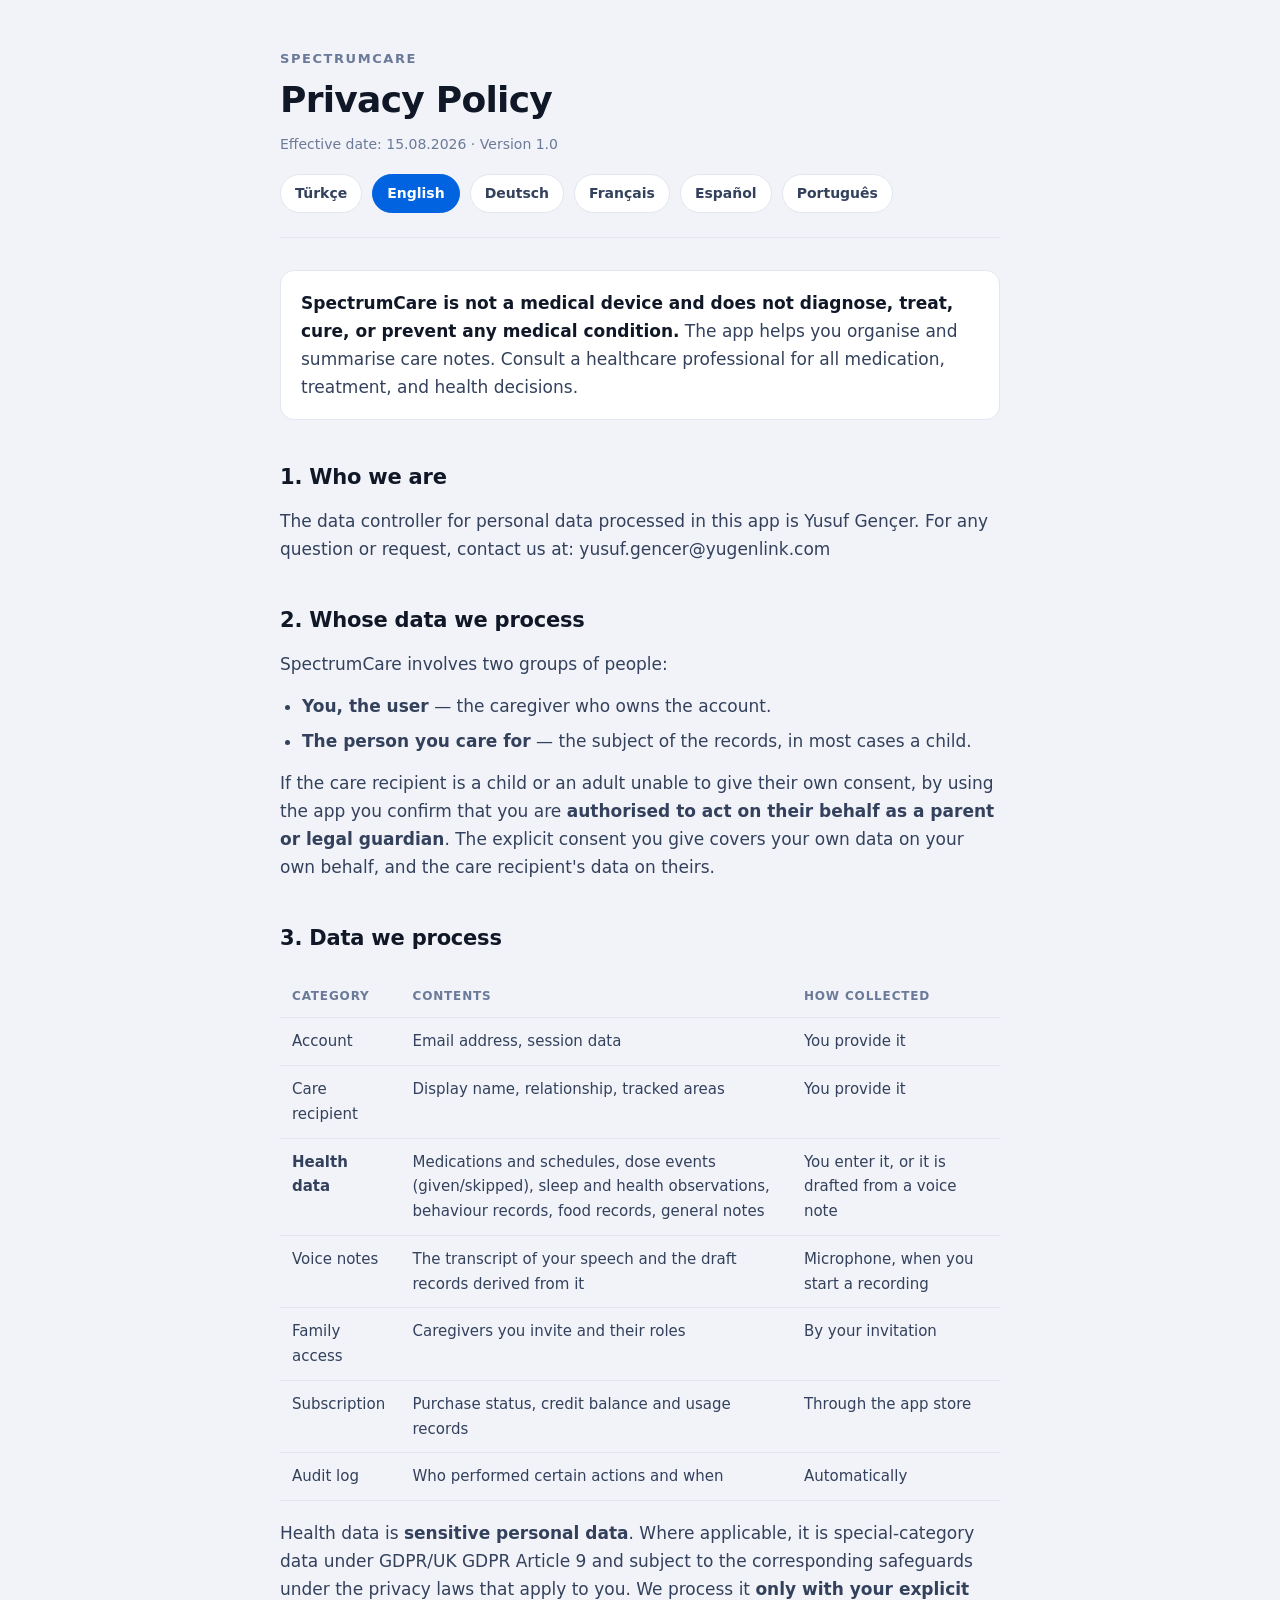
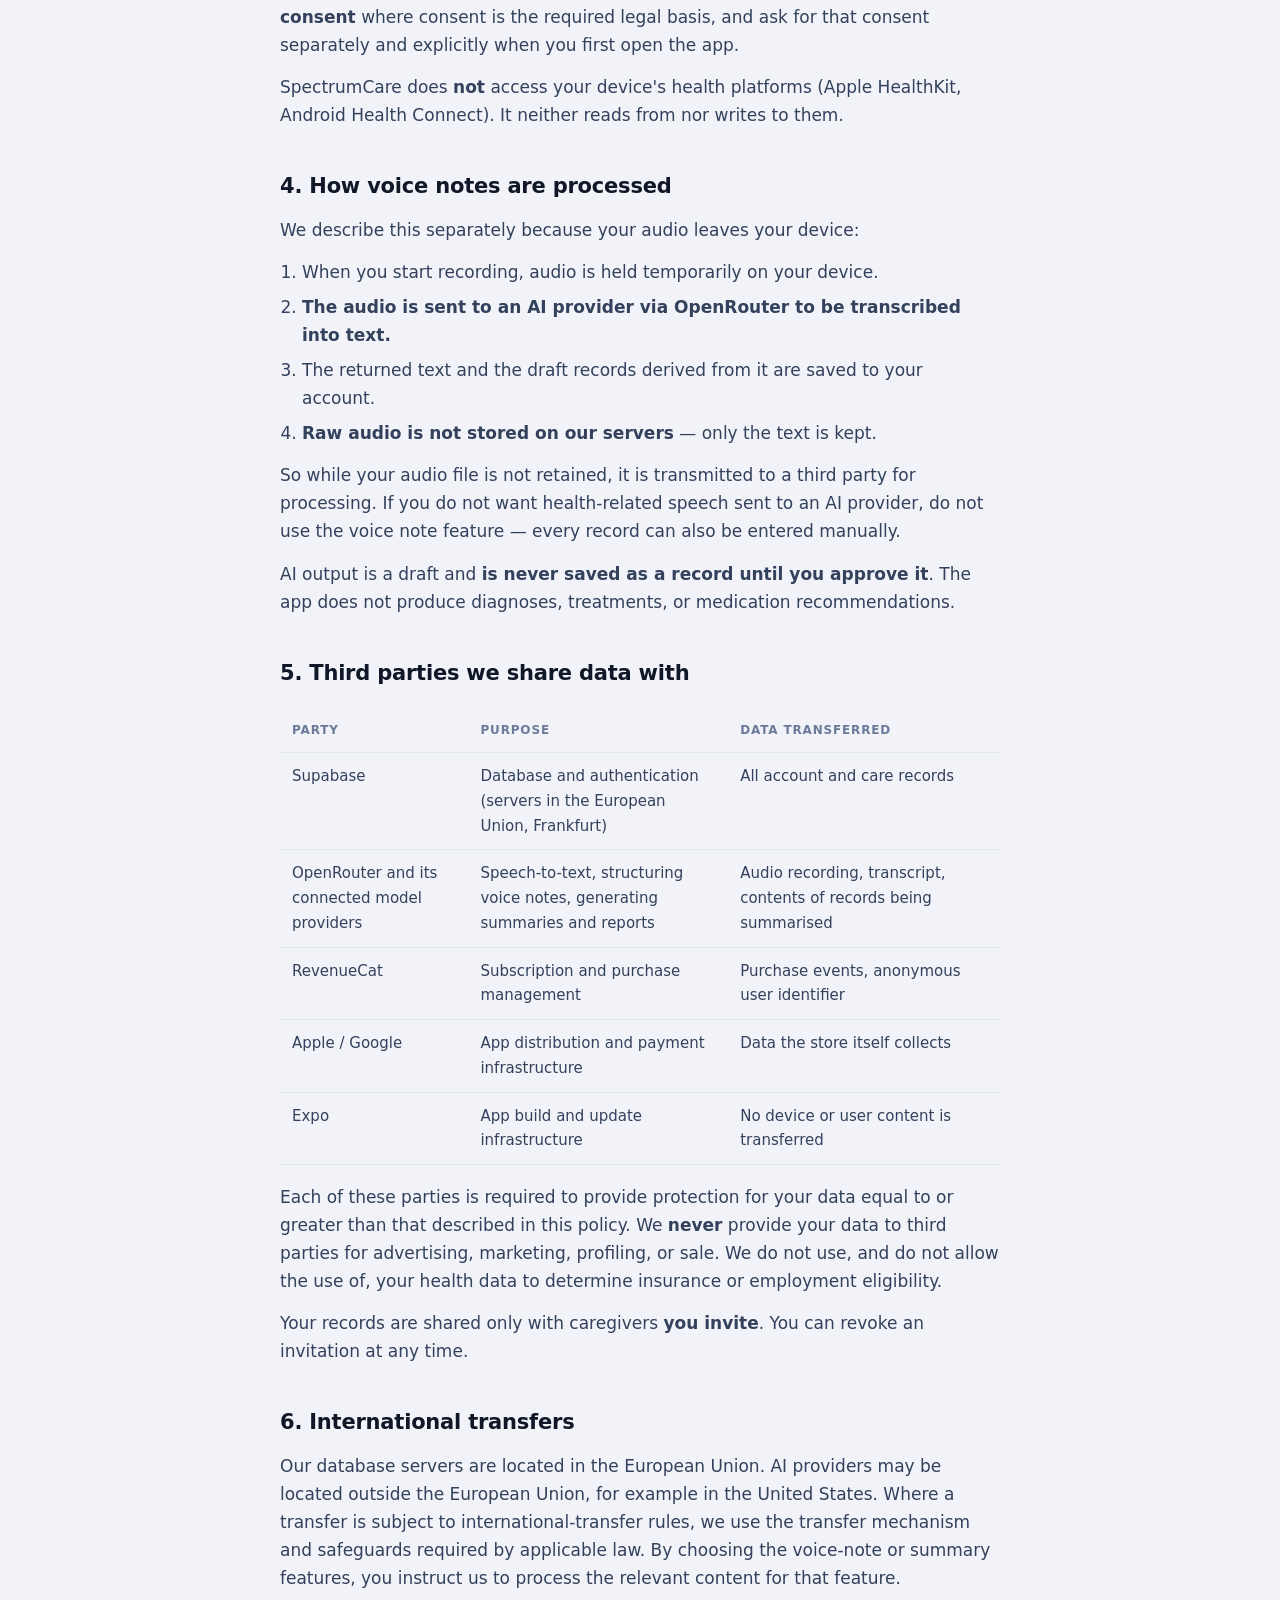
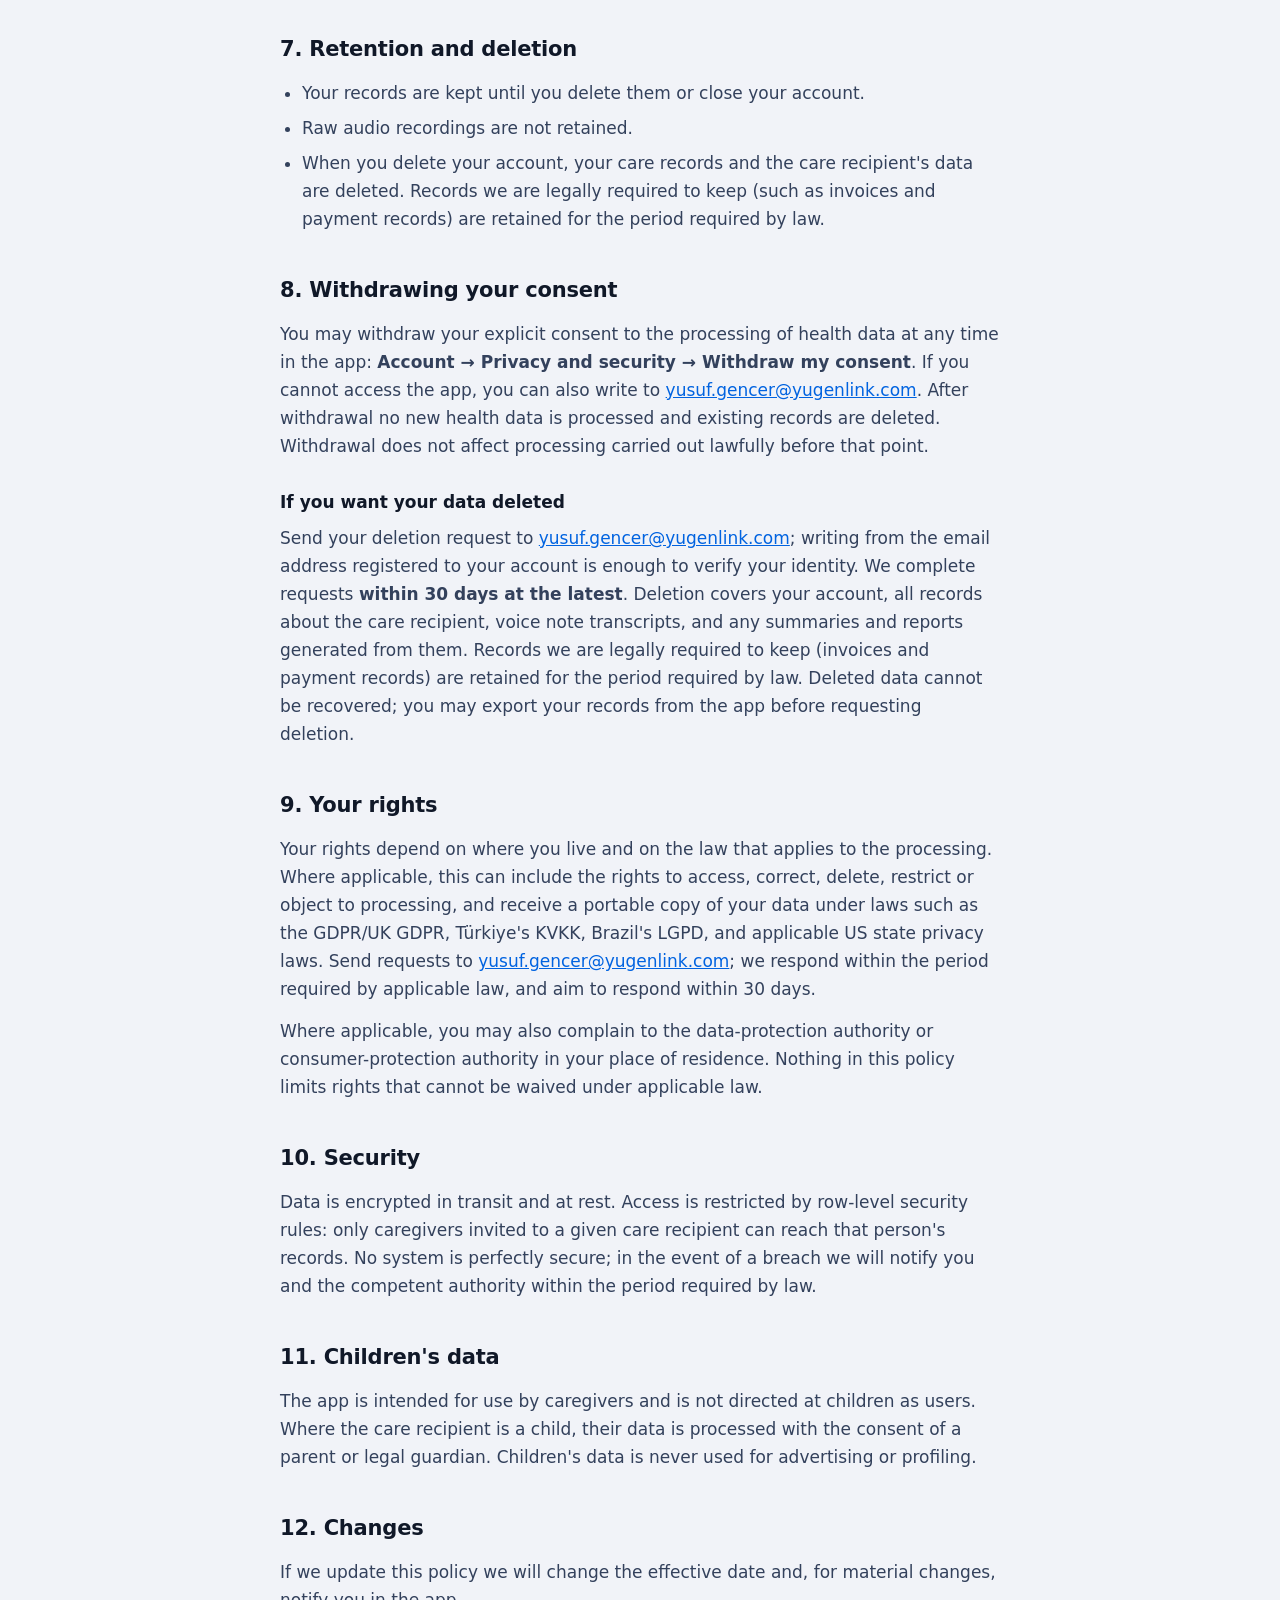
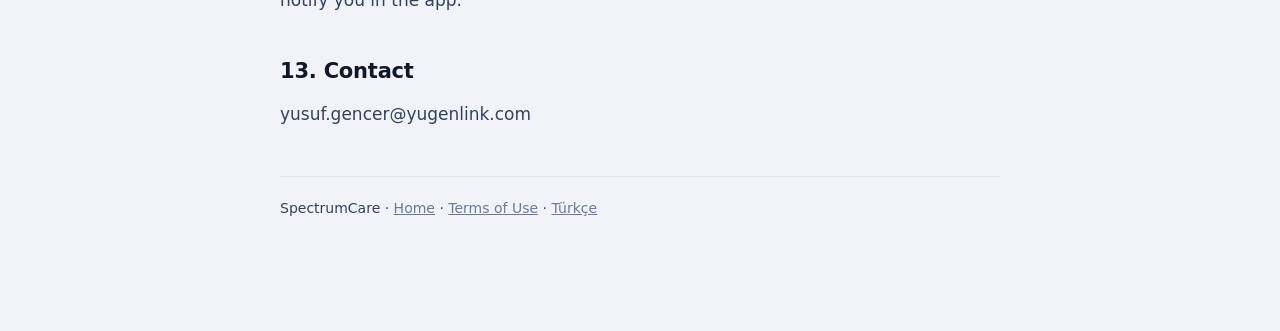
<file: privacy.html>
<!doctype html>
<html lang="en">
<head>
<meta charset="utf-8">
<meta name="viewport" content="width=device-width, initial-scale=1">
<title>Privacy Policy — SpectrumCare</title>
<link rel="stylesheet" href="style.css">
</head>
<body>
<div class="wrap">

<header>
  <p class="brand">SpectrumCare</p>
  <h1>Privacy Policy</h1>
  <p class="updated">Effective date: 15.08.2026 · Version 1.0</p>
  <nav class="lang">
    <a href="gizlilik.html">Türkçe</a>
    <a href="privacy.html" aria-current="page">English</a>
    <a href="datenschutz.html">Deutsch</a>
    <a href="confidentialite.html">Français</a>
    <a href="privacidad.html">Español</a>
    <a href="privacidade.html">Português</a>
  </nav>
</header>

<div class="callout">
  <p><strong>SpectrumCare is not a medical device and does not diagnose, treat, cure, or prevent any medical condition.</strong> The app helps you organise and summarise care notes. Consult a healthcare professional for all medication, treatment, and health decisions.</p>
</div>

<h2>1. Who we are</h2>
<p>The data controller for personal data processed in this app is Yusuf Gençer. For any question or request, contact us at: yusuf.gencer@yugenlink.com</p>

<h2>2. Whose data we process</h2>
<p>SpectrumCare involves two groups of people:</p>
<ul>
  <li><strong>You, the user</strong> — the caregiver who owns the account.</li>
  <li><strong>The person you care for</strong> — the subject of the records, in most cases a child.</li>
</ul>
<p>If the care recipient is a child or an adult unable to give their own consent, by using the app you confirm that you are <strong>authorised to act on their behalf as a parent or legal guardian</strong>. The explicit consent you give covers your own data on your own behalf, and the care recipient's data on theirs.</p>

<h2>3. Data we process</h2>
<div class="scroll">
<table>
  <thead><tr><th>Category</th><th>Contents</th><th>How collected</th></tr></thead>
  <tbody>
    <tr><td>Account</td><td>Email address, session data</td><td>You provide it</td></tr>
    <tr><td>Care recipient</td><td>Display name, relationship, tracked areas</td><td>You provide it</td></tr>
    <tr><td><strong>Health data</strong></td><td>Medications and schedules, dose events (given/skipped), sleep and health observations, behaviour records, food records, general notes</td><td>You enter it, or it is drafted from a voice note</td></tr>
    <tr><td>Voice notes</td><td>The transcript of your speech and the draft records derived from it</td><td>Microphone, when you start a recording</td></tr>
    <tr><td>Family access</td><td>Caregivers you invite and their roles</td><td>By your invitation</td></tr>
    <tr><td>Subscription</td><td>Purchase status, credit balance and usage records</td><td>Through the app store</td></tr>
    <tr><td>Audit log</td><td>Who performed certain actions and when</td><td>Automatically</td></tr>
  </tbody>
</table>
</div>
<p>Health data is <strong>sensitive personal data</strong>. Where applicable, it is special-category data under GDPR/UK GDPR Article 9 and subject to the corresponding safeguards under the privacy laws that apply to you. We process it <strong>only with your explicit consent</strong> where consent is the required legal basis, and ask for that consent separately and explicitly when you first open the app.</p>
<p>SpectrumCare does <strong>not</strong> access your device's health platforms (Apple HealthKit, Android Health Connect). It neither reads from nor writes to them.</p>

<h2>4. How voice notes are processed</h2>
<p>We describe this separately because your audio leaves your device:</p>
<ol>
  <li>When you start recording, audio is held temporarily on your device.</li>
  <li><strong>The audio is sent to an AI provider via OpenRouter to be transcribed into text.</strong></li>
  <li>The returned text and the draft records derived from it are saved to your account.</li>
  <li><strong>Raw audio is not stored on our servers</strong> — only the text is kept.</li>
</ol>
<p>So while your audio file is not retained, it is transmitted to a third party for processing. If you do not want health-related speech sent to an AI provider, do not use the voice note feature — every record can also be entered manually.</p>
<p>AI output is a draft and <strong>is never saved as a record until you approve it</strong>. The app does not produce diagnoses, treatments, or medication recommendations.</p>

<h2>5. Third parties we share data with</h2>
<div class="scroll">
<table>
  <thead><tr><th>Party</th><th>Purpose</th><th>Data transferred</th></tr></thead>
  <tbody>
    <tr><td>Supabase</td><td>Database and authentication (servers in the European Union, Frankfurt)</td><td>All account and care records</td></tr>
    <tr><td>OpenRouter and its connected model providers</td><td>Speech-to-text, structuring voice notes, generating summaries and reports</td><td>Audio recording, transcript, contents of records being summarised</td></tr>
    <tr><td>RevenueCat</td><td>Subscription and purchase management</td><td>Purchase events, anonymous user identifier</td></tr>
    <tr><td>Apple / Google</td><td>App distribution and payment infrastructure</td><td>Data the store itself collects</td></tr>
    <tr><td>Expo</td><td>App build and update infrastructure</td><td>No device or user content is transferred</td></tr>
  </tbody>
</table>
</div>
<p>Each of these parties is required to provide protection for your data equal to or greater than that described in this policy. We <strong>never</strong> provide your data to third parties for advertising, marketing, profiling, or sale. We do not use, and do not allow the use of, your health data to determine insurance or employment eligibility.</p>
<p>Your records are shared only with caregivers <strong>you invite</strong>. You can revoke an invitation at any time.</p>

<h2>6. International transfers</h2>
<p>Our database servers are located in the European Union. AI providers may be located outside the European Union, for example in the United States. Where a transfer is subject to international-transfer rules, we use the transfer mechanism and safeguards required by applicable law. By choosing the voice-note or summary features, you instruct us to process the relevant content for that feature.</p>

<h2>7. Retention and deletion</h2>
<ul>
  <li>Your records are kept until you delete them or close your account.</li>
  <li>Raw audio recordings are not retained.</li>
  <li>When you delete your account, your care records and the care recipient's data are deleted. Records we are legally required to keep (such as invoices and payment records) are retained for the period required by law.</li>
</ul>

<h2>8. Withdrawing your consent</h2>
<p>You may withdraw your explicit consent to the processing of health data at any time in the app: <strong>Account → Privacy and security → Withdraw my consent</strong>. If you cannot access the app, you can also write to <a href="mailto:yusuf.gencer@yugenlink.com">yusuf.gencer@yugenlink.com</a>. After withdrawal no new health data is processed and existing records are deleted. Withdrawal does not affect processing carried out lawfully before that point.</p>

<h3>If you want your data deleted</h3>
<p>Send your deletion request to <a href="mailto:yusuf.gencer@yugenlink.com">yusuf.gencer@yugenlink.com</a>; writing from the email address registered to your account is enough to verify your identity. We complete requests <strong>within 30 days at the latest</strong>. Deletion covers your account, all records about the care recipient, voice note transcripts, and any summaries and reports generated from them. Records we are legally required to keep (invoices and payment records) are retained for the period required by law. Deleted data cannot be recovered; you may export your records from the app before requesting deletion.</p>

<h2>9. Your rights</h2>
<p>Your rights depend on where you live and on the law that applies to the processing. Where applicable, this can include the rights to access, correct, delete, restrict or object to processing, and receive a portable copy of your data under laws such as the GDPR/UK GDPR, Türkiye's KVKK, Brazil's LGPD, and applicable US state privacy laws. Send requests to <a href="mailto:yusuf.gencer@yugenlink.com">yusuf.gencer@yugenlink.com</a>; we respond within the period required by applicable law, and aim to respond within 30 days.</p>
<p>Where applicable, you may also complain to the data-protection authority or consumer-protection authority in your place of residence. Nothing in this policy limits rights that cannot be waived under applicable law.</p>

<h2>10. Security</h2>
<p>Data is encrypted in transit and at rest. Access is restricted by row-level security rules: only caregivers invited to a given care recipient can reach that person's records. No system is perfectly secure; in the event of a breach we will notify you and the competent authority within the period required by law.</p>

<h2>11. Children's data</h2>
<p>The app is intended for use by caregivers and is not directed at children as users. Where the care recipient is a child, their data is processed with the consent of a parent or legal guardian. Children's data is never used for advertising or profiling.</p>

<h2>12. Changes</h2>
<p>If we update this policy we will change the effective date and, for material changes, notify you in the app.</p>

<h2>13. Contact</h2>
<p>yusuf.gencer@yugenlink.com</p>

<footer>
  <p>SpectrumCare · <a href="index.html">Home</a> · <a href="terms.html">Terms of Use</a> · <a href="gizlilik.html">Türkçe</a></p>
</footer>

</div>
</body>
</html>
</file>
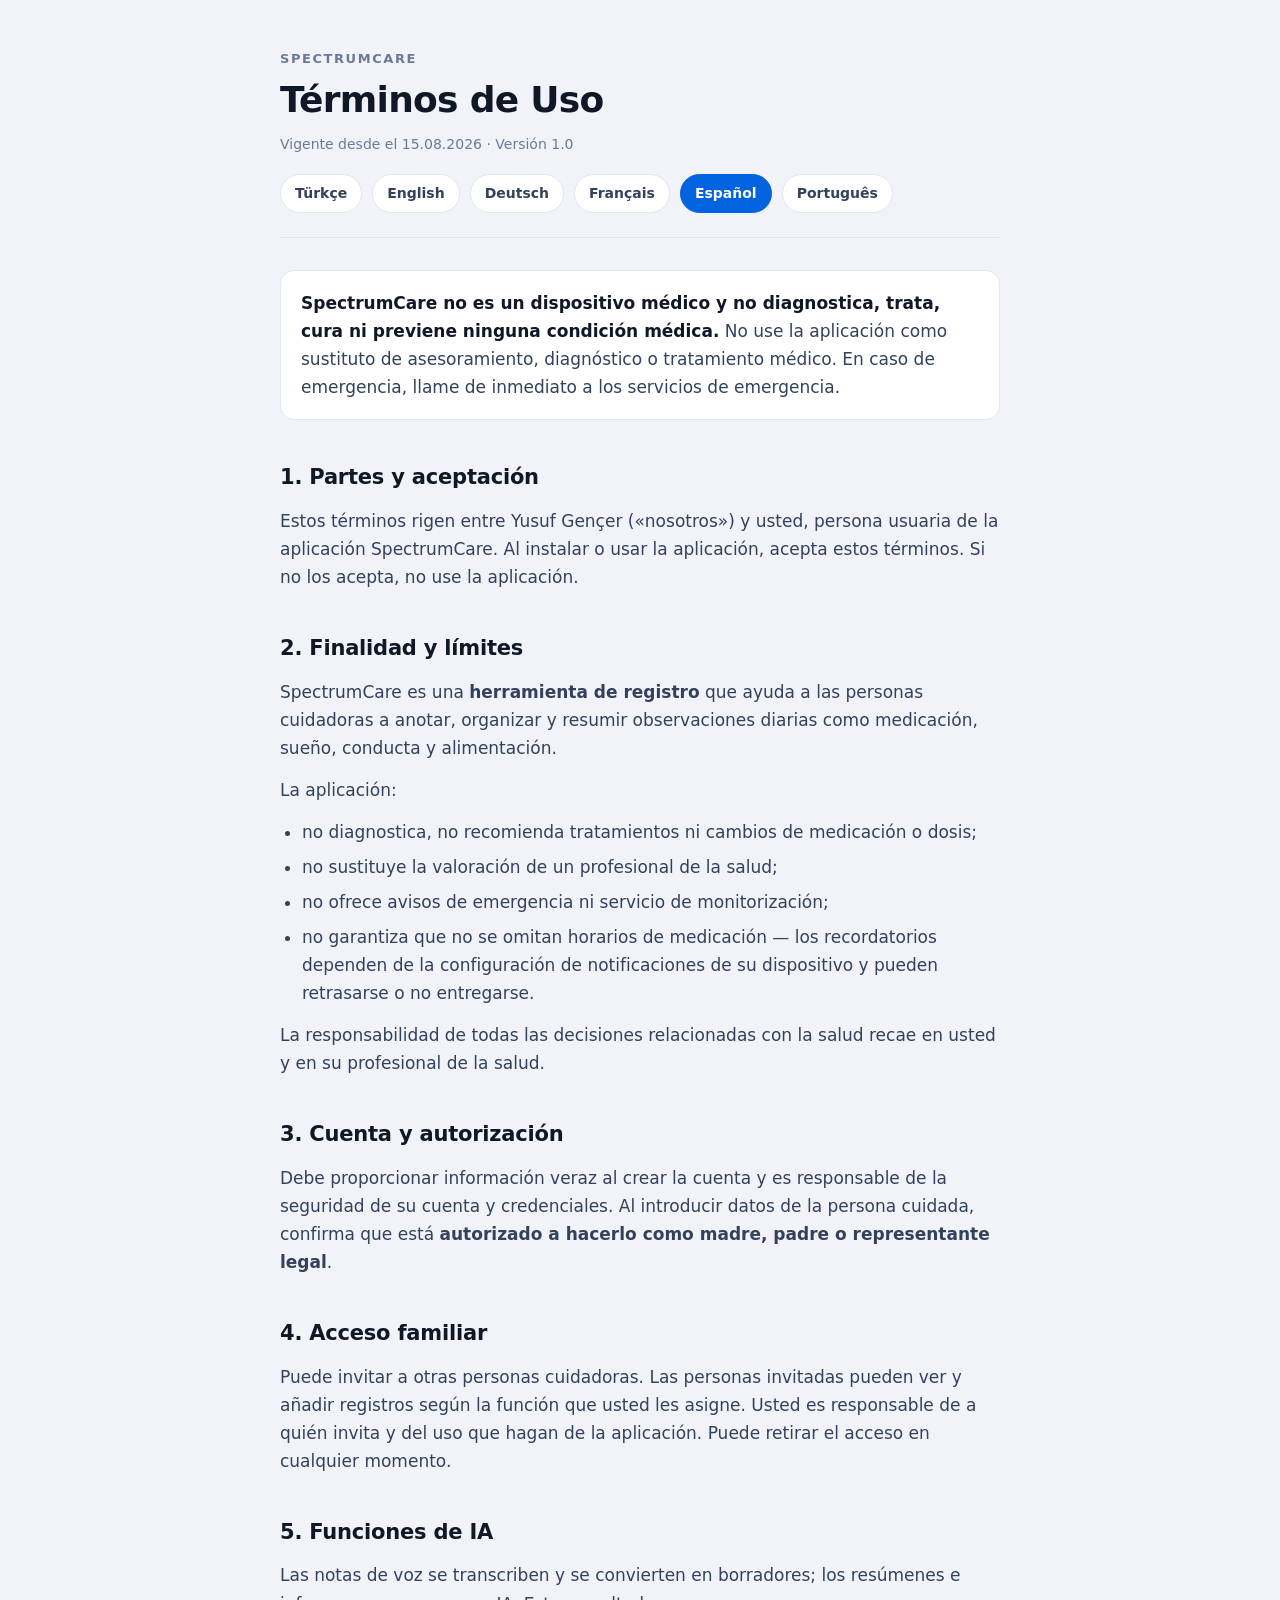
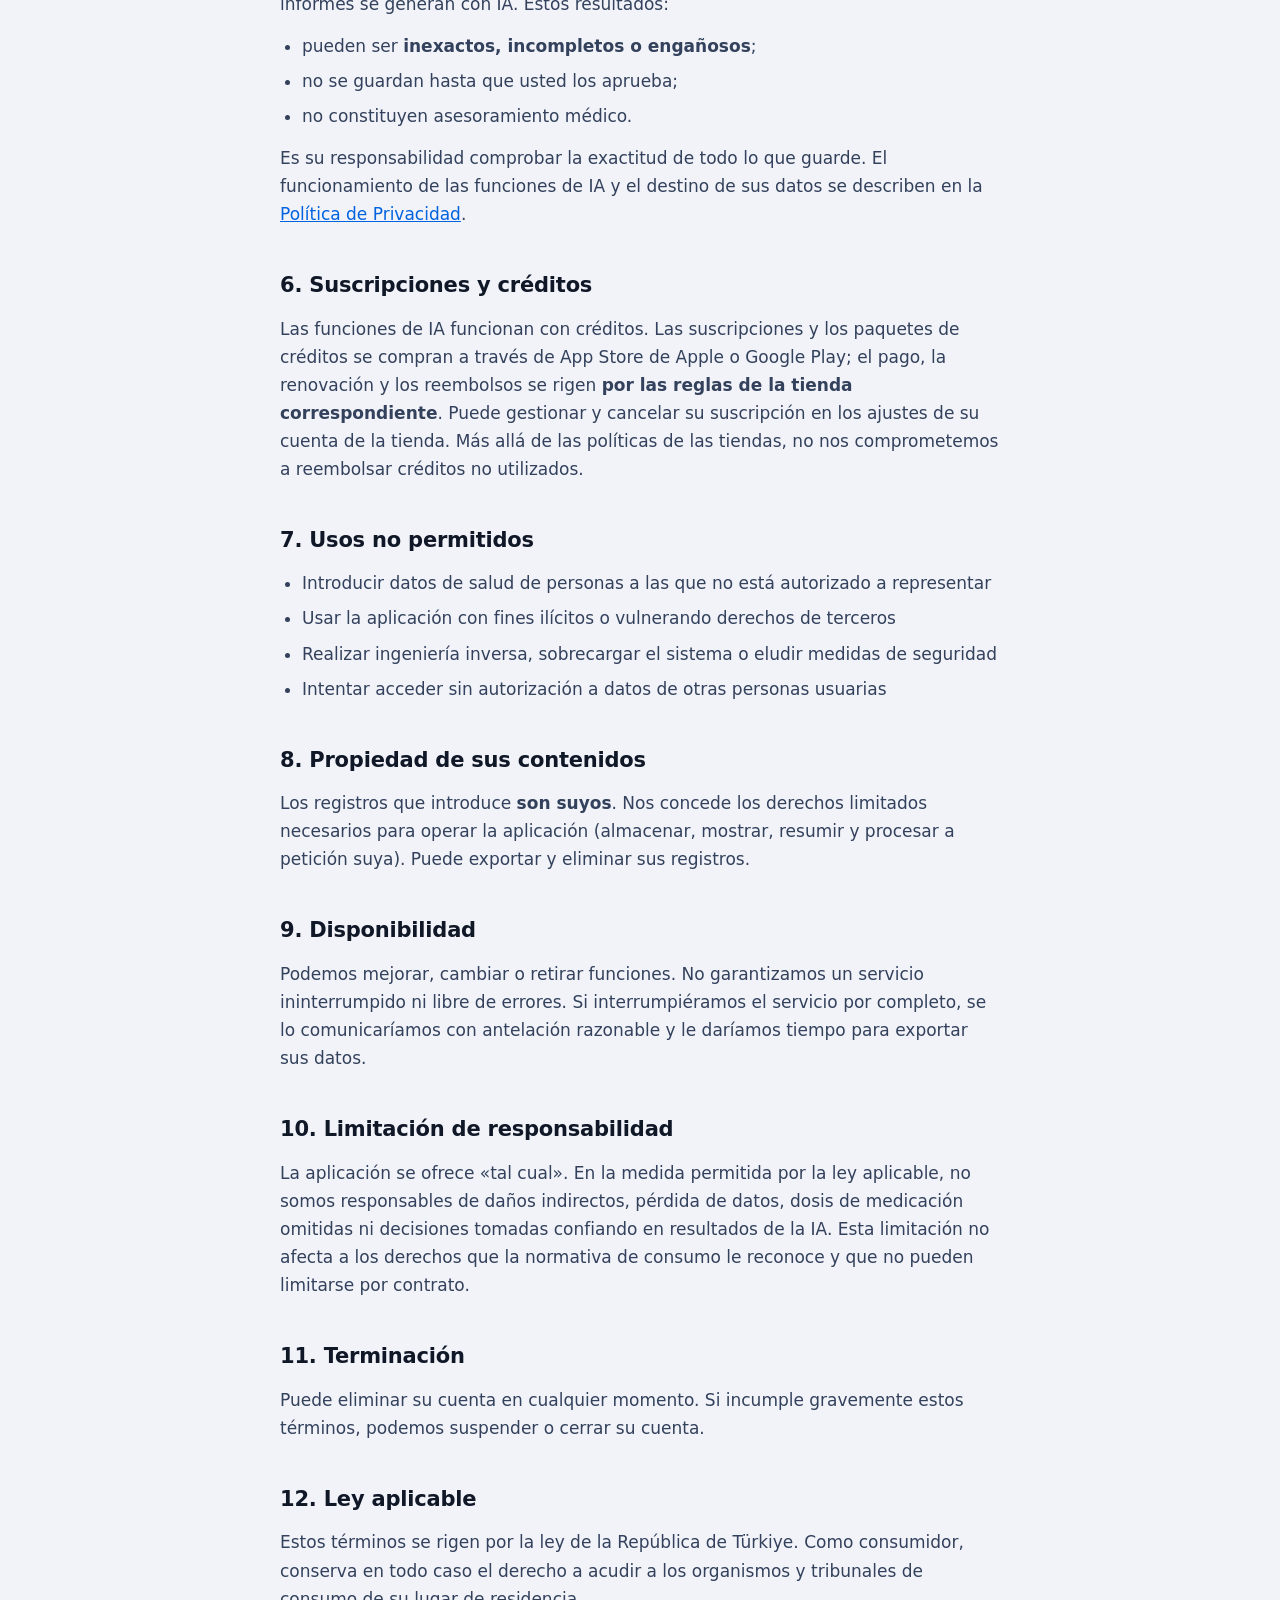
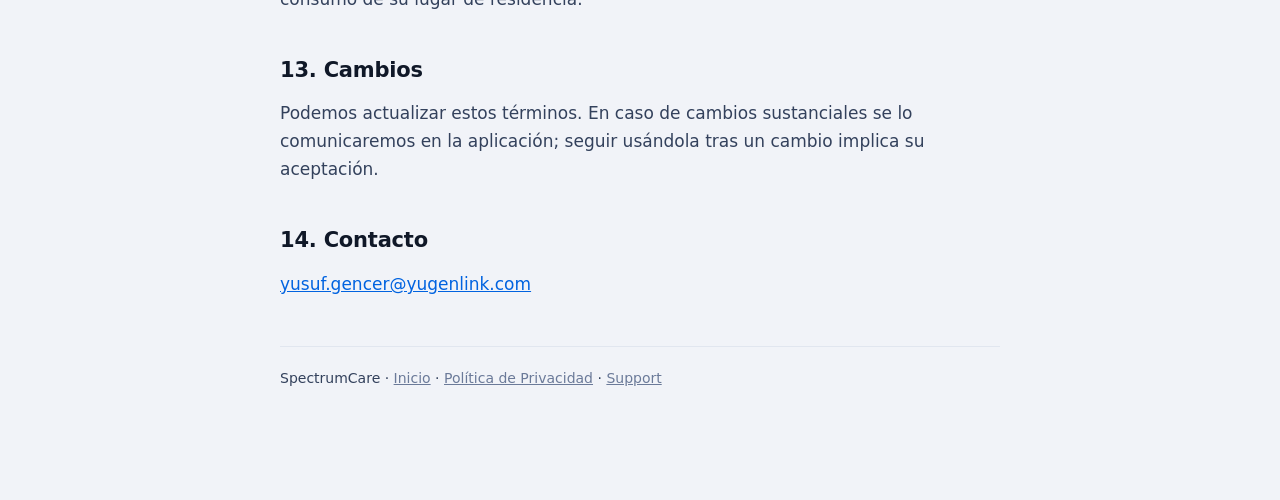
<file: terminos.html>
<!doctype html>
<html lang="es">
<head>
<meta charset="utf-8">
<meta name="viewport" content="width=device-width, initial-scale=1">
<title>Términos de Uso — SpectrumCare</title>
<link rel="stylesheet" href="style.css">
</head>
<body>
<div class="wrap">

<header>
  <p class="brand">SpectrumCare</p>
  <h1>Términos de Uso</h1>
  <p class="updated">Vigente desde el 15.08.2026 · Versión 1.0</p>
  <nav class="lang">
    <a href="kosullar.html">Türkçe</a>
    <a href="terms.html">English</a>
    <a href="nutzungsbedingungen.html">Deutsch</a>
    <a href="conditions.html">Français</a>
    <a href="terminos.html" aria-current="page">Español</a>
    <a href="termos.html">Português</a>
  </nav>
</header>

<div class="callout">
  <p><strong>SpectrumCare no es un dispositivo médico y no diagnostica, trata, cura ni previene ninguna condición médica.</strong> No use la aplicación como sustituto de asesoramiento, diagnóstico o tratamiento médico. En caso de emergencia, llame de inmediato a los servicios de emergencia.</p>
</div>

<h2>1. Partes y aceptación</h2>
<p>Estos términos rigen entre Yusuf Gençer («nosotros») y usted, persona usuaria de la aplicación SpectrumCare. Al instalar o usar la aplicación, acepta estos términos. Si no los acepta, no use la aplicación.</p>

<h2>2. Finalidad y límites</h2>
<p>SpectrumCare es una <strong>herramienta de registro</strong> que ayuda a las personas cuidadoras a anotar, organizar y resumir observaciones diarias como medicación, sueño, conducta y alimentación.</p>
<p>La aplicación:</p>
<ul>
  <li>no diagnostica, no recomienda tratamientos ni cambios de medicación o dosis;</li>
  <li>no sustituye la valoración de un profesional de la salud;</li>
  <li>no ofrece avisos de emergencia ni servicio de monitorización;</li>
  <li>no garantiza que no se omitan horarios de medicación — los recordatorios dependen de la configuración de notificaciones de su dispositivo y pueden retrasarse o no entregarse.</li>
</ul>
<p>La responsabilidad de todas las decisiones relacionadas con la salud recae en usted y en su profesional de la salud.</p>

<h2>3. Cuenta y autorización</h2>
<p>Debe proporcionar información veraz al crear la cuenta y es responsable de la seguridad de su cuenta y credenciales. Al introducir datos de la persona cuidada, confirma que está <strong>autorizado a hacerlo como madre, padre o representante legal</strong>.</p>

<h2>4. Acceso familiar</h2>
<p>Puede invitar a otras personas cuidadoras. Las personas invitadas pueden ver y añadir registros según la función que usted les asigne. Usted es responsable de a quién invita y del uso que hagan de la aplicación. Puede retirar el acceso en cualquier momento.</p>

<h2>5. Funciones de IA</h2>
<p>Las notas de voz se transcriben y se convierten en borradores; los resúmenes e informes se generan con IA. Estos resultados:</p>
<ul>
  <li>pueden ser <strong>inexactos, incompletos o engañosos</strong>;</li>
  <li>no se guardan hasta que usted los aprueba;</li>
  <li>no constituyen asesoramiento médico.</li>
</ul>
<p>Es su responsabilidad comprobar la exactitud de todo lo que guarde. El funcionamiento de las funciones de IA y el destino de sus datos se describen en la <a href="privacidad.html">Política de Privacidad</a>.</p>

<h2>6. Suscripciones y créditos</h2>
<p>Las funciones de IA funcionan con créditos. Las suscripciones y los paquetes de créditos se compran a través de App Store de Apple o Google Play; el pago, la renovación y los reembolsos se rigen <strong>por las reglas de la tienda correspondiente</strong>. Puede gestionar y cancelar su suscripción en los ajustes de su cuenta de la tienda. Más allá de las políticas de las tiendas, no nos comprometemos a reembolsar créditos no utilizados.</p>

<h2>7. Usos no permitidos</h2>
<ul>
  <li>Introducir datos de salud de personas a las que no está autorizado a representar</li>
  <li>Usar la aplicación con fines ilícitos o vulnerando derechos de terceros</li>
  <li>Realizar ingeniería inversa, sobrecargar el sistema o eludir medidas de seguridad</li>
  <li>Intentar acceder sin autorización a datos de otras personas usuarias</li>
</ul>

<h2>8. Propiedad de sus contenidos</h2>
<p>Los registros que introduce <strong>son suyos</strong>. Nos concede los derechos limitados necesarios para operar la aplicación (almacenar, mostrar, resumir y procesar a petición suya). Puede exportar y eliminar sus registros.</p>

<h2>9. Disponibilidad</h2>
<p>Podemos mejorar, cambiar o retirar funciones. No garantizamos un servicio ininterrumpido ni libre de errores. Si interrumpiéramos el servicio por completo, se lo comunicaríamos con antelación razonable y le daríamos tiempo para exportar sus datos.</p>

<h2>10. Limitación de responsabilidad</h2>
<p>La aplicación se ofrece «tal cual». En la medida permitida por la ley aplicable, no somos responsables de daños indirectos, pérdida de datos, dosis de medicación omitidas ni decisiones tomadas confiando en resultados de la IA. Esta limitación no afecta a los derechos que la normativa de consumo le reconoce y que no pueden limitarse por contrato.</p>

<h2>11. Terminación</h2>
<p>Puede eliminar su cuenta en cualquier momento. Si incumple gravemente estos términos, podemos suspender o cerrar su cuenta.</p>

<h2>12. Ley aplicable</h2>
<p>Estos términos se rigen por la ley de la República de Türkiye. Como consumidor, conserva en todo caso el derecho a acudir a los organismos y tribunales de consumo de su lugar de residencia.</p>

<h2>13. Cambios</h2>
<p>Podemos actualizar estos términos. En caso de cambios sustanciales se lo comunicaremos en la aplicación; seguir usándola tras un cambio implica su aceptación.</p>

<h2>14. Contacto</h2>
<p><a href="mailto:yusuf.gencer@yugenlink.com">yusuf.gencer@yugenlink.com</a></p>

<footer>
  <p>SpectrumCare · <a href="index.html">Inicio</a> · <a href="privacidad.html">Política de Privacidad</a> · <a href="destek.html">Support</a></p>
</footer>

</div>
</body>
</html>
</file>
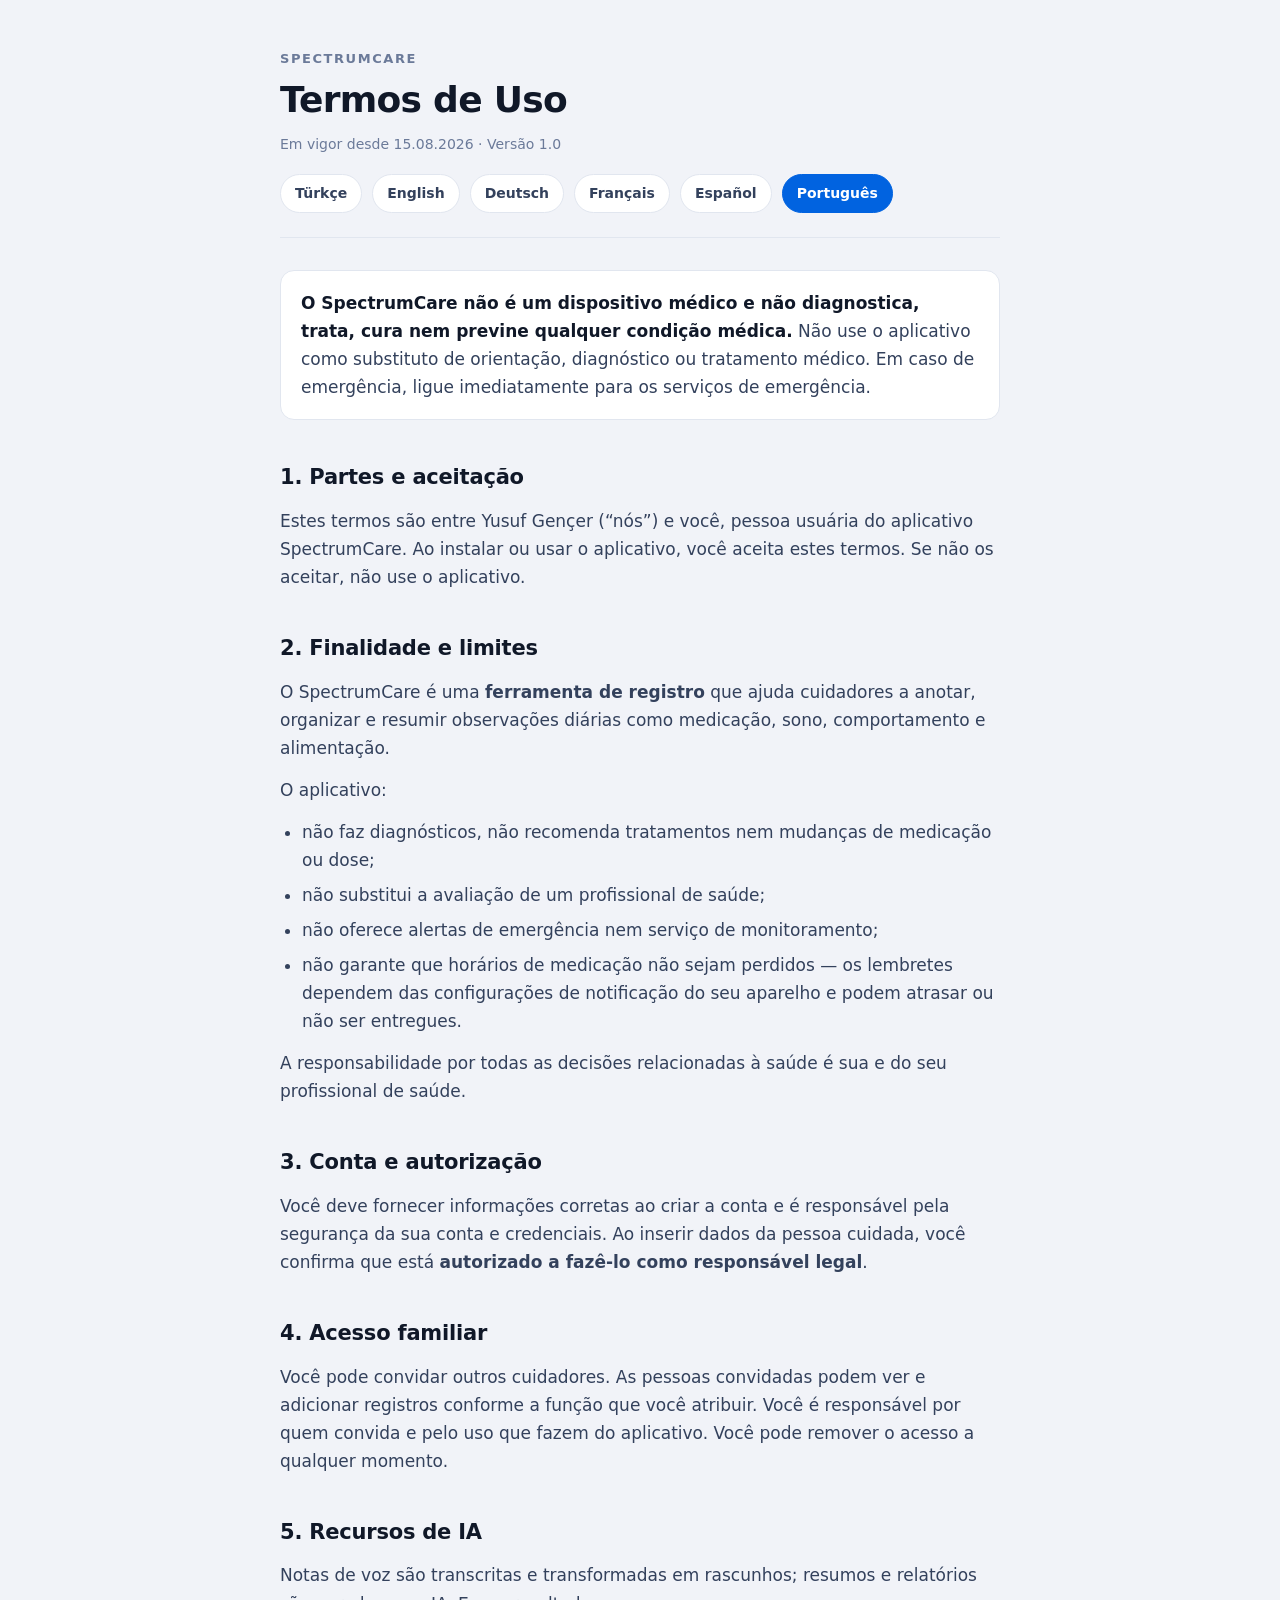
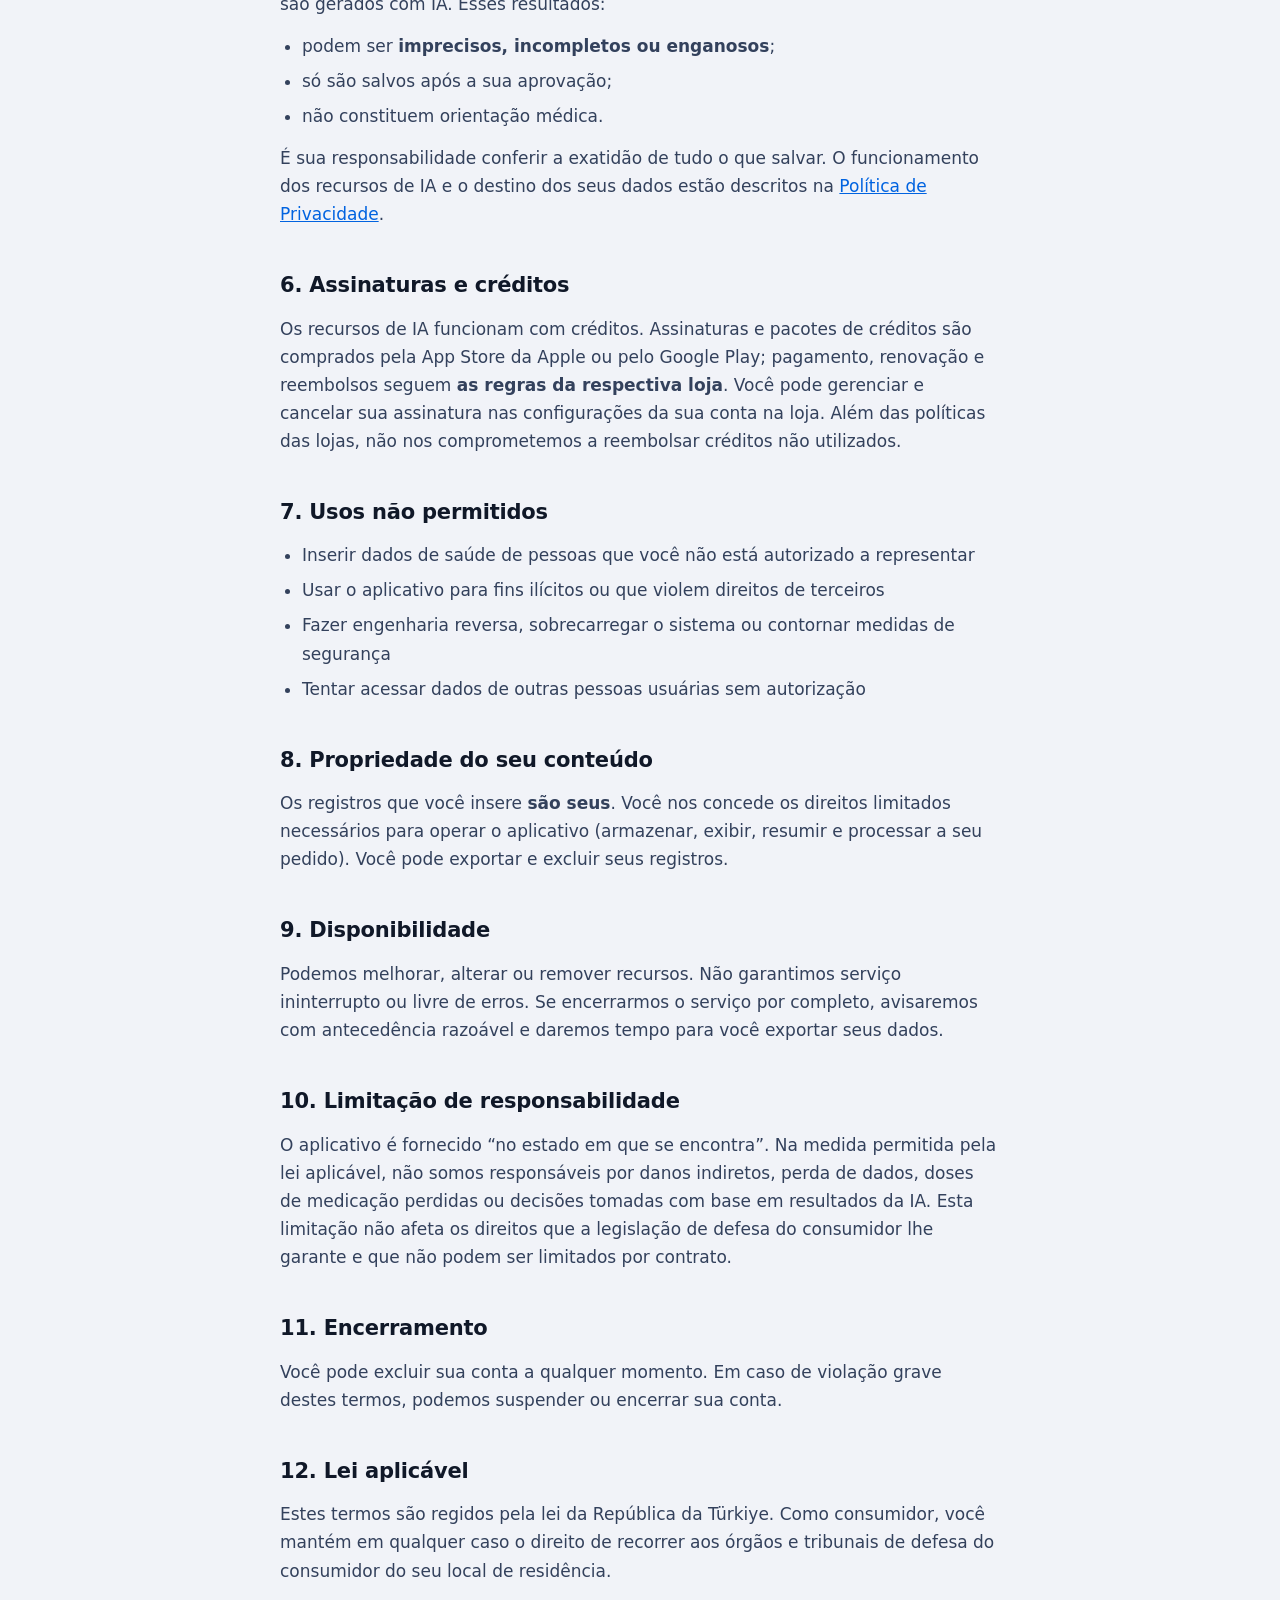
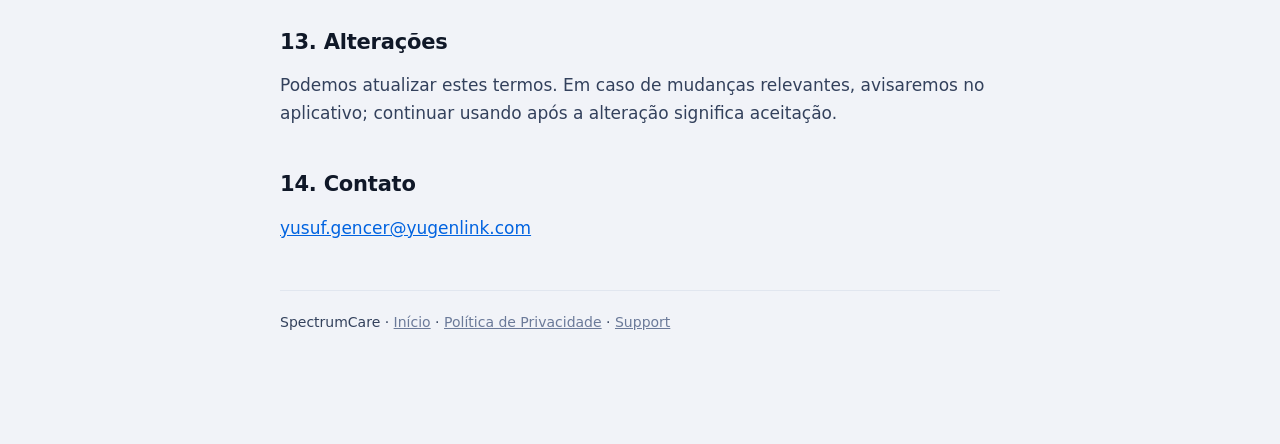
<file: termos.html>
<!doctype html>
<html lang="pt-BR">
<head>
<meta charset="utf-8">
<meta name="viewport" content="width=device-width, initial-scale=1">
<title>Termos de Uso — SpectrumCare</title>
<link rel="stylesheet" href="style.css">
</head>
<body>
<div class="wrap">

<header>
  <p class="brand">SpectrumCare</p>
  <h1>Termos de Uso</h1>
  <p class="updated">Em vigor desde 15.08.2026 · Versão 1.0</p>
  <nav class="lang">
    <a href="kosullar.html">Türkçe</a>
    <a href="terms.html">English</a>
    <a href="nutzungsbedingungen.html">Deutsch</a>
    <a href="conditions.html">Français</a>
    <a href="terminos.html">Español</a>
    <a href="termos.html" aria-current="page">Português</a>
  </nav>
</header>

<div class="callout">
  <p><strong>O SpectrumCare não é um dispositivo médico e não diagnostica, trata, cura nem previne qualquer condição médica.</strong> Não use o aplicativo como substituto de orientação, diagnóstico ou tratamento médico. Em caso de emergência, ligue imediatamente para os serviços de emergência.</p>
</div>

<h2>1. Partes e aceitação</h2>
<p>Estes termos são entre Yusuf Gençer (“nós”) e você, pessoa usuária do aplicativo SpectrumCare. Ao instalar ou usar o aplicativo, você aceita estes termos. Se não os aceitar, não use o aplicativo.</p>

<h2>2. Finalidade e limites</h2>
<p>O SpectrumCare é uma <strong>ferramenta de registro</strong> que ajuda cuidadores a anotar, organizar e resumir observações diárias como medicação, sono, comportamento e alimentação.</p>
<p>O aplicativo:</p>
<ul>
  <li>não faz diagnósticos, não recomenda tratamentos nem mudanças de medicação ou dose;</li>
  <li>não substitui a avaliação de um profissional de saúde;</li>
  <li>não oferece alertas de emergência nem serviço de monitoramento;</li>
  <li>não garante que horários de medicação não sejam perdidos — os lembretes dependem das configurações de notificação do seu aparelho e podem atrasar ou não ser entregues.</li>
</ul>
<p>A responsabilidade por todas as decisões relacionadas à saúde é sua e do seu profissional de saúde.</p>

<h2>3. Conta e autorização</h2>
<p>Você deve fornecer informações corretas ao criar a conta e é responsável pela segurança da sua conta e credenciais. Ao inserir dados da pessoa cuidada, você confirma que está <strong>autorizado a fazê-lo como responsável legal</strong>.</p>

<h2>4. Acesso familiar</h2>
<p>Você pode convidar outros cuidadores. As pessoas convidadas podem ver e adicionar registros conforme a função que você atribuir. Você é responsável por quem convida e pelo uso que fazem do aplicativo. Você pode remover o acesso a qualquer momento.</p>

<h2>5. Recursos de IA</h2>
<p>Notas de voz são transcritas e transformadas em rascunhos; resumos e relatórios são gerados com IA. Esses resultados:</p>
<ul>
  <li>podem ser <strong>imprecisos, incompletos ou enganosos</strong>;</li>
  <li>só são salvos após a sua aprovação;</li>
  <li>não constituem orientação médica.</li>
</ul>
<p>É sua responsabilidade conferir a exatidão de tudo o que salvar. O funcionamento dos recursos de IA e o destino dos seus dados estão descritos na <a href="privacidade.html">Política de Privacidade</a>.</p>

<h2>6. Assinaturas e créditos</h2>
<p>Os recursos de IA funcionam com créditos. Assinaturas e pacotes de créditos são comprados pela App Store da Apple ou pelo Google Play; pagamento, renovação e reembolsos seguem <strong>as regras da respectiva loja</strong>. Você pode gerenciar e cancelar sua assinatura nas configurações da sua conta na loja. Além das políticas das lojas, não nos comprometemos a reembolsar créditos não utilizados.</p>

<h2>7. Usos não permitidos</h2>
<ul>
  <li>Inserir dados de saúde de pessoas que você não está autorizado a representar</li>
  <li>Usar o aplicativo para fins ilícitos ou que violem direitos de terceiros</li>
  <li>Fazer engenharia reversa, sobrecarregar o sistema ou contornar medidas de segurança</li>
  <li>Tentar acessar dados de outras pessoas usuárias sem autorização</li>
</ul>

<h2>8. Propriedade do seu conteúdo</h2>
<p>Os registros que você insere <strong>são seus</strong>. Você nos concede os direitos limitados necessários para operar o aplicativo (armazenar, exibir, resumir e processar a seu pedido). Você pode exportar e excluir seus registros.</p>

<h2>9. Disponibilidade</h2>
<p>Podemos melhorar, alterar ou remover recursos. Não garantimos serviço ininterrupto ou livre de erros. Se encerrarmos o serviço por completo, avisaremos com antecedência razoável e daremos tempo para você exportar seus dados.</p>

<h2>10. Limitação de responsabilidade</h2>
<p>O aplicativo é fornecido “no estado em que se encontra”. Na medida permitida pela lei aplicável, não somos responsáveis por danos indiretos, perda de dados, doses de medicação perdidas ou decisões tomadas com base em resultados da IA. Esta limitação não afeta os direitos que a legislação de defesa do consumidor lhe garante e que não podem ser limitados por contrato.</p>

<h2>11. Encerramento</h2>
<p>Você pode excluir sua conta a qualquer momento. Em caso de violação grave destes termos, podemos suspender ou encerrar sua conta.</p>

<h2>12. Lei aplicável</h2>
<p>Estes termos são regidos pela lei da República da Türkiye. Como consumidor, você mantém em qualquer caso o direito de recorrer aos órgãos e tribunais de defesa do consumidor do seu local de residência.</p>

<h2>13. Alterações</h2>
<p>Podemos atualizar estes termos. Em caso de mudanças relevantes, avisaremos no aplicativo; continuar usando após a alteração significa aceitação.</p>

<h2>14. Contato</h2>
<p><a href="mailto:yusuf.gencer@yugenlink.com">yusuf.gencer@yugenlink.com</a></p>

<footer>
  <p>SpectrumCare · <a href="index.html">Início</a> · <a href="privacidade.html">Política de Privacidade</a> · <a href="destek.html">Support</a></p>
</footer>

</div>
</body>
</html>
</file>
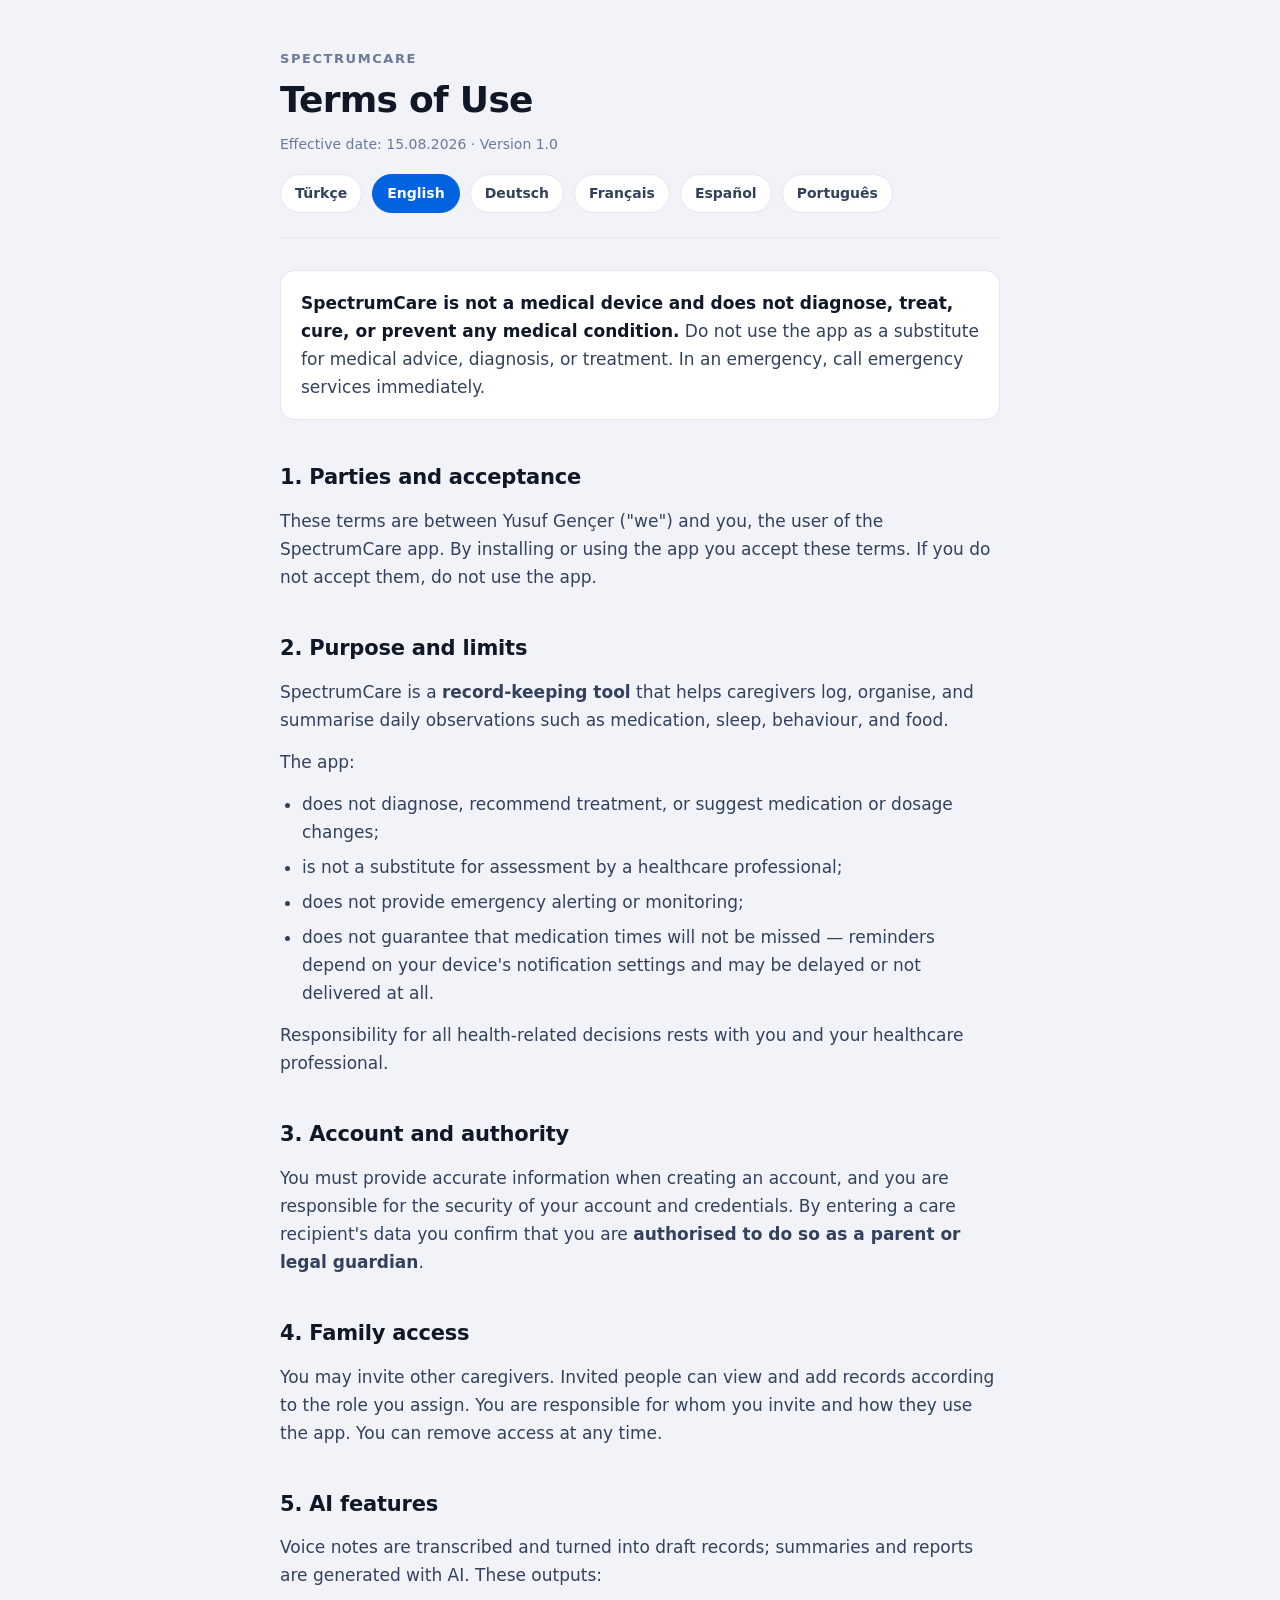
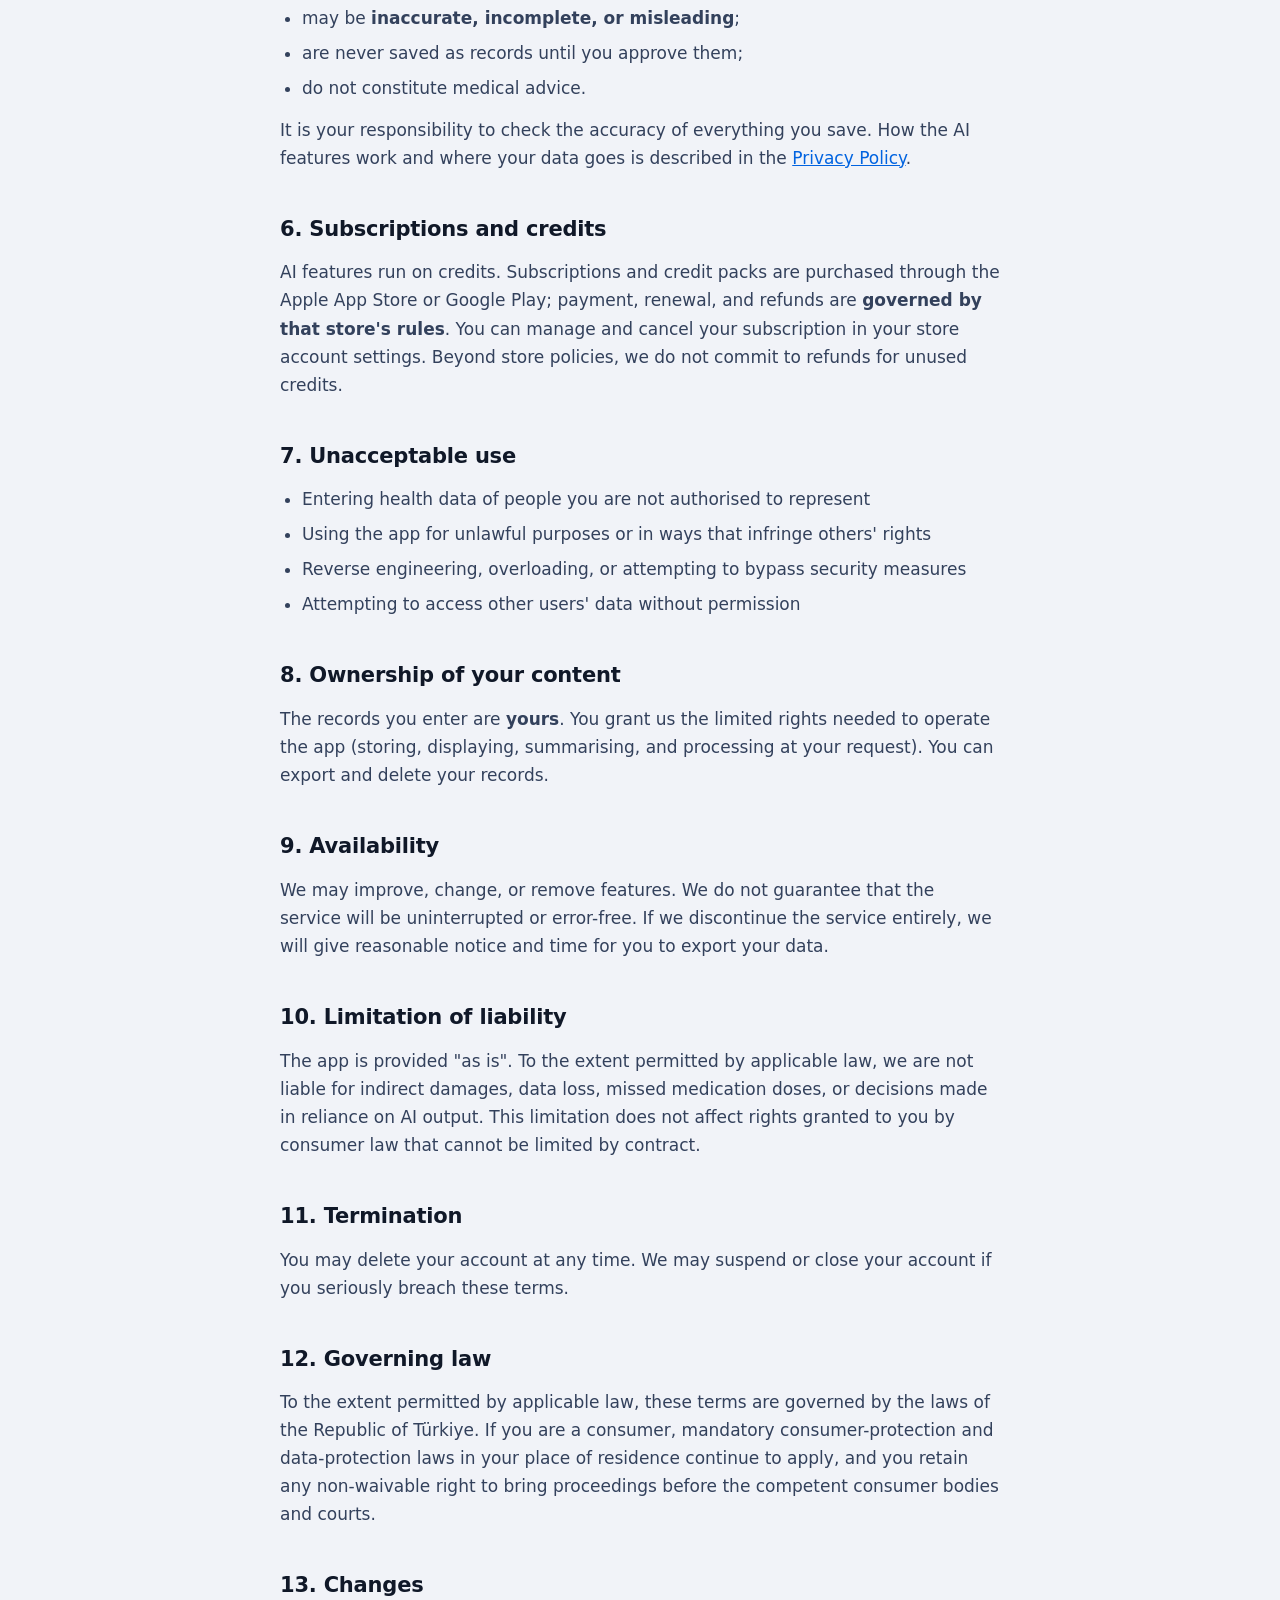
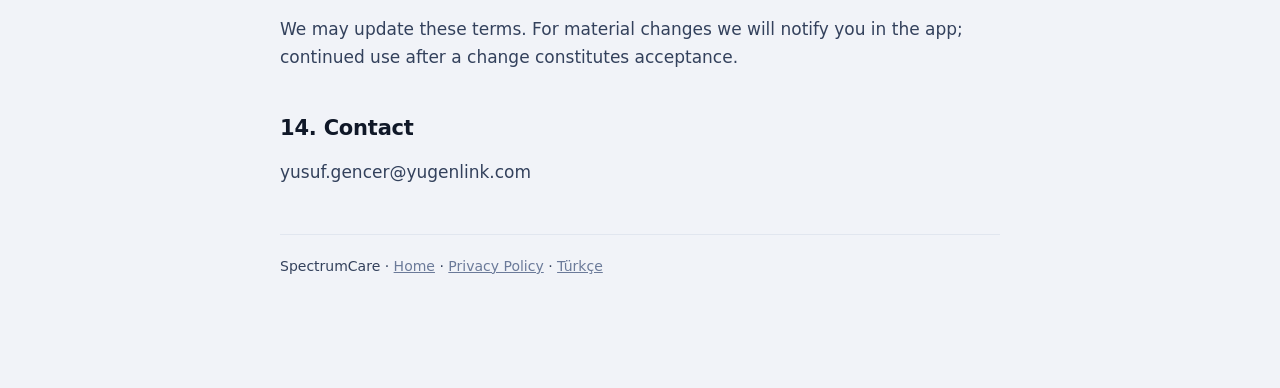
<file: terms.html>
<!doctype html>
<html lang="en">
<head>
<meta charset="utf-8">
<meta name="viewport" content="width=device-width, initial-scale=1">
<title>Terms of Use — SpectrumCare</title>
<link rel="stylesheet" href="style.css">
</head>
<body>
<div class="wrap">

<header>
  <p class="brand">SpectrumCare</p>
  <h1>Terms of Use</h1>
  <p class="updated">Effective date: 15.08.2026 · Version 1.0</p>
  <nav class="lang">
    <a href="kosullar.html">Türkçe</a>
    <a href="terms.html" aria-current="page">English</a>
    <a href="nutzungsbedingungen.html">Deutsch</a>
    <a href="conditions.html">Français</a>
    <a href="terminos.html">Español</a>
    <a href="termos.html">Português</a>
  </nav>
</header>

<div class="callout">
  <p><strong>SpectrumCare is not a medical device and does not diagnose, treat, cure, or prevent any medical condition.</strong> Do not use the app as a substitute for medical advice, diagnosis, or treatment. In an emergency, call emergency services immediately.</p>
</div>

<h2>1. Parties and acceptance</h2>
<p>These terms are between Yusuf Gençer ("we") and you, the user of the SpectrumCare app. By installing or using the app you accept these terms. If you do not accept them, do not use the app.</p>

<h2>2. Purpose and limits</h2>
<p>SpectrumCare is a <strong>record-keeping tool</strong> that helps caregivers log, organise, and summarise daily observations such as medication, sleep, behaviour, and food.</p>
<p>The app:</p>
<ul>
  <li>does not diagnose, recommend treatment, or suggest medication or dosage changes;</li>
  <li>is not a substitute for assessment by a healthcare professional;</li>
  <li>does not provide emergency alerting or monitoring;</li>
  <li>does not guarantee that medication times will not be missed — reminders depend on your device's notification settings and may be delayed or not delivered at all.</li>
</ul>
<p>Responsibility for all health-related decisions rests with you and your healthcare professional.</p>

<h2>3. Account and authority</h2>
<p>You must provide accurate information when creating an account, and you are responsible for the security of your account and credentials. By entering a care recipient's data you confirm that you are <strong>authorised to do so as a parent or legal guardian</strong>.</p>

<h2>4. Family access</h2>
<p>You may invite other caregivers. Invited people can view and add records according to the role you assign. You are responsible for whom you invite and how they use the app. You can remove access at any time.</p>

<h2>5. AI features</h2>
<p>Voice notes are transcribed and turned into draft records; summaries and reports are generated with AI. These outputs:</p>
<ul>
  <li>may be <strong>inaccurate, incomplete, or misleading</strong>;</li>
  <li>are never saved as records until you approve them;</li>
  <li>do not constitute medical advice.</li>
</ul>
<p>It is your responsibility to check the accuracy of everything you save. How the AI features work and where your data goes is described in the <a href="privacy.html">Privacy Policy</a>.</p>

<h2>6. Subscriptions and credits</h2>
<p>AI features run on credits. Subscriptions and credit packs are purchased through the Apple App Store or Google Play; payment, renewal, and refunds are <strong>governed by that store's rules</strong>. You can manage and cancel your subscription in your store account settings. Beyond store policies, we do not commit to refunds for unused credits.</p>

<h2>7. Unacceptable use</h2>
<ul>
  <li>Entering health data of people you are not authorised to represent</li>
  <li>Using the app for unlawful purposes or in ways that infringe others' rights</li>
  <li>Reverse engineering, overloading, or attempting to bypass security measures</li>
  <li>Attempting to access other users' data without permission</li>
</ul>

<h2>8. Ownership of your content</h2>
<p>The records you enter are <strong>yours</strong>. You grant us the limited rights needed to operate the app (storing, displaying, summarising, and processing at your request). You can export and delete your records.</p>

<h2>9. Availability</h2>
<p>We may improve, change, or remove features. We do not guarantee that the service will be uninterrupted or error-free. If we discontinue the service entirely, we will give reasonable notice and time for you to export your data.</p>

<h2>10. Limitation of liability</h2>
<p>The app is provided "as is". To the extent permitted by applicable law, we are not liable for indirect damages, data loss, missed medication doses, or decisions made in reliance on AI output. This limitation does not affect rights granted to you by consumer law that cannot be limited by contract.</p>

<h2>11. Termination</h2>
<p>You may delete your account at any time. We may suspend or close your account if you seriously breach these terms.</p>

<h2>12. Governing law</h2>
<p>To the extent permitted by applicable law, these terms are governed by the laws of the Republic of Türkiye. If you are a consumer, mandatory consumer-protection and data-protection laws in your place of residence continue to apply, and you retain any non-waivable right to bring proceedings before the competent consumer bodies and courts.</p>

<h2>13. Changes</h2>
<p>We may update these terms. For material changes we will notify you in the app; continued use after a change constitutes acceptance.</p>

<h2>14. Contact</h2>
<p>yusuf.gencer@yugenlink.com</p>

<footer>
  <p>SpectrumCare · <a href="index.html">Home</a> · <a href="privacy.html">Privacy Policy</a> · <a href="kosullar.html">Türkçe</a></p>
</footer>

</div>
</body>
</html>
</file>
<file: style.css>
/* SpectrumCare hukuki sayfalar — logo paletiyle uyumlu, tek dosya, bağımlılıksız. */
:root {
  --canvas: #f1f3f8;
  --surface: #ffffff;
  --hairline: #e1e6ef;
  --ink: #101828;
  --ink-2: #33415c;
  --ink-3: #6b7a99;
  --primary: #0163e0;
  --accent: #5b45d6;
}
@media (prefers-color-scheme: dark) {
  :root {
    --canvas: #0a1b33;
    --surface: #142440;
    --hairline: #24365c;
    --ink: #e8eef9;
    --ink-2: #b9c6dc;
    --ink-3: #8496b5;
    --primary: #4da3ff;
    --accent: #a38cff;
  }
}
* { box-sizing: border-box; }
body {
  margin: 0;
  background: var(--canvas);
  color: var(--ink);
  font-family: system-ui, -apple-system, "Segoe UI", Roboto, sans-serif;
  font-size: 17px;
  line-height: 1.65;
  -webkit-text-size-adjust: 100%;
}
.wrap { max-width: 760px; margin: 0 auto; padding: 48px 20px 96px; }
header { border-bottom: 1px solid var(--hairline); padding-bottom: 24px; margin-bottom: 32px; }
.brand { font-size: 13px; font-weight: 600; letter-spacing: .12em; text-transform: uppercase; color: var(--ink-3); margin: 0 0 10px; }
h1 { font-size: clamp(28px, 5vw, 36px); line-height: 1.15; letter-spacing: -.02em; margin: 0 0 12px; }
h2 { font-size: 21px; letter-spacing: -.01em; margin: 40px 0 12px; }
h3 { font-size: 17px; margin: 28px 0 8px; }
p, li { color: var(--ink-2); }
p { margin: 0 0 14px; }
ul, ol { padding-left: 22px; margin: 0 0 14px; }
li { margin-bottom: 7px; }
a { color: var(--primary); }
.updated { font-size: 14px; color: var(--ink-3); margin: 0; }
.lang { display: flex; gap: 10px; margin-top: 18px; flex-wrap: wrap; }
.lang a {
  font-size: 14px; font-weight: 600; text-decoration: none;
  padding: 7px 14px; border-radius: 999px;
  border: 1px solid var(--hairline); background: var(--surface); color: var(--ink-2);
}
.lang a[aria-current="page"] { background: var(--primary); border-color: var(--primary); color: #fff; }
@media (prefers-color-scheme: dark) { .lang a[aria-current="page"] { color: #0a1b33; } }
.callout {
  background: var(--surface); border: 1px solid var(--hairline);
  border-radius: 14px; padding: 18px 20px; margin: 20px 0;
}
.callout p:last-child { margin-bottom: 0; }
.callout strong { color: var(--ink); }
.scroll { overflow-x: auto; }
table { border-collapse: collapse; width: 100%; min-width: 480px; font-size: 15px; margin: 8px 0 18px; }
th, td { text-align: left; padding: 11px 12px; border-bottom: 1px solid var(--hairline); vertical-align: top; }
th { font-size: 12px; letter-spacing: .07em; text-transform: uppercase; color: var(--ink-3); white-space: nowrap; }
td { color: var(--ink-2); }
.todo { background: #fff3cd; color: #6b4e00; padding: 2px 7px; border-radius: 5px; font-weight: 600; font-size: 14px; }
@media (prefers-color-scheme: dark) { .todo { background: #3a2c12; color: #e8be72; } }
footer { border-top: 1px solid var(--hairline); margin-top: 48px; padding-top: 20px; font-size: 14px; color: var(--ink-3); }
footer a { color: var(--ink-3); }
</file>
